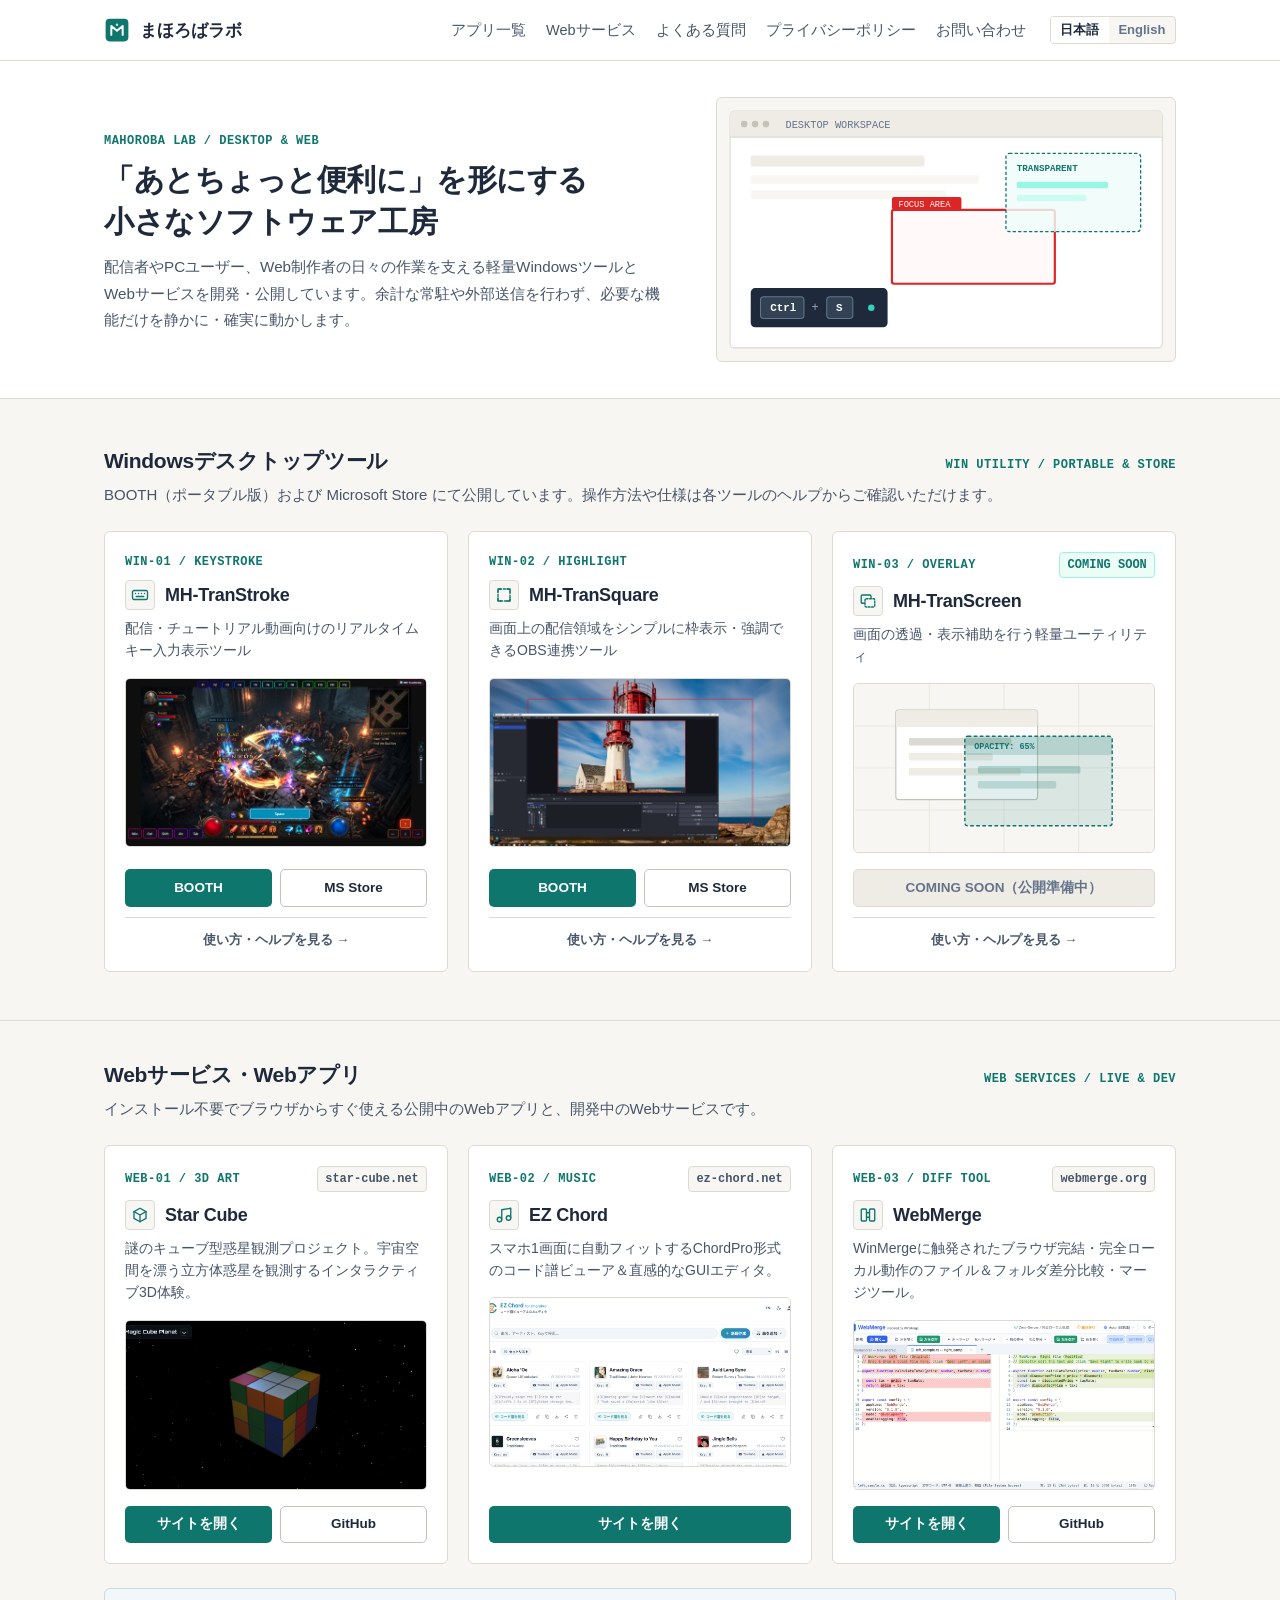
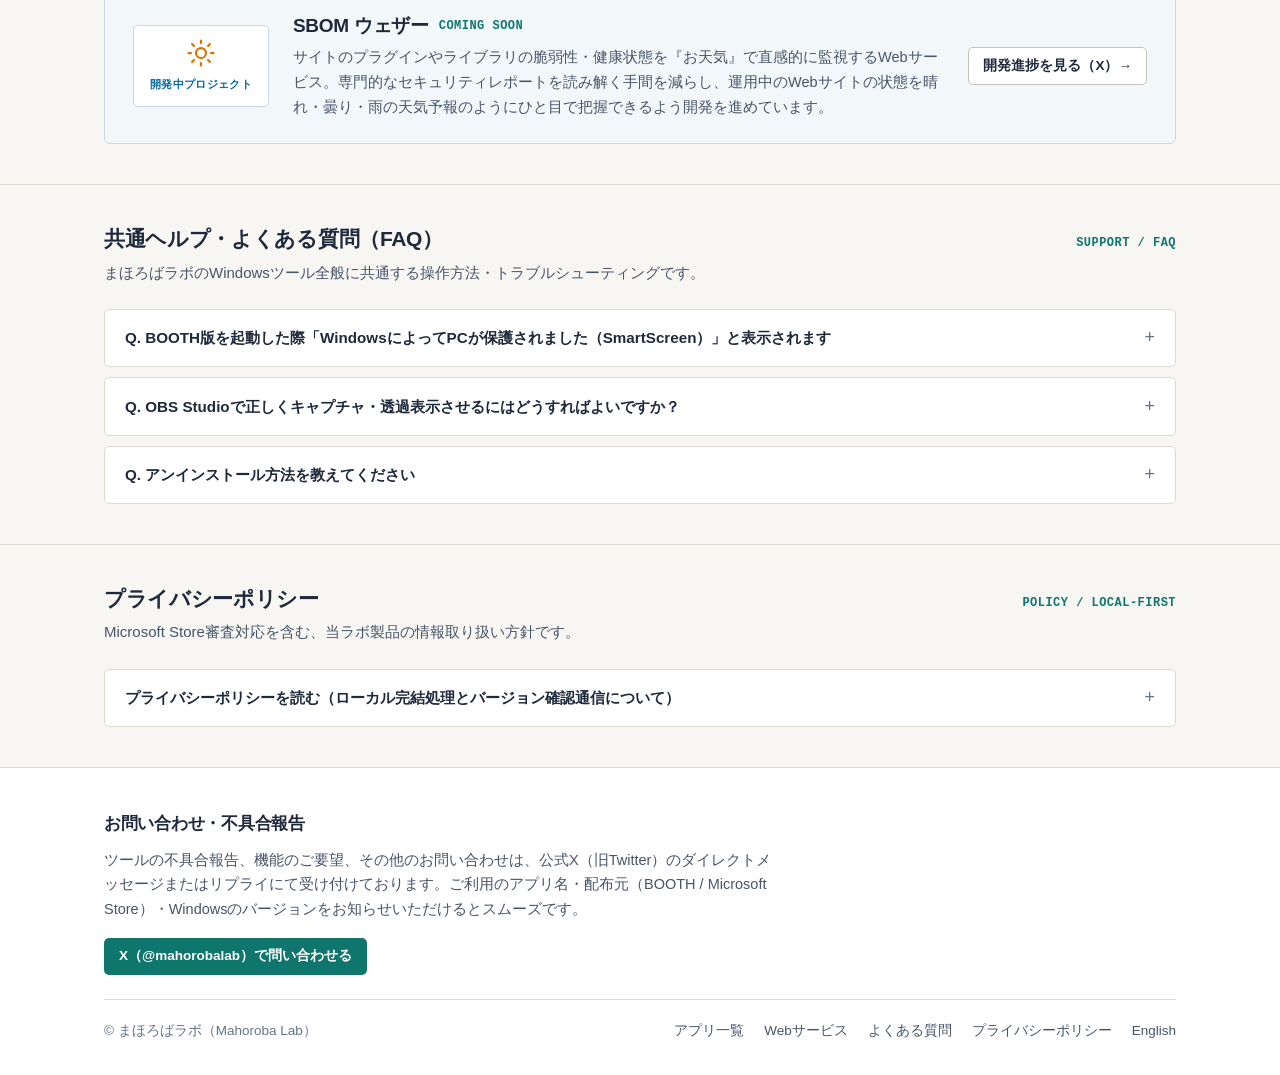
<file: index.html>
<!doctype html>
<html lang="ja">
  <head>
    <meta charset="UTF-8" />
    <meta name="viewport" content="width=device-width, initial-scale=1.0" />
    <title>まほろばラボ（Mahoroba Lab）| 公式ポータル・ヘルプ</title>
    <meta
      name="description"
      content="まほろばラボ（Mahoroba Lab）が提供するWindows向け軽量ユーティリティ群およびWebサービスの公式ポータル・共通ヘルプ・プライバシーポリシーです。"
    />
    <link rel="stylesheet" href="assets/css/style.css" />
  </head>
  <body>
    <header class="site-header">
      <div class="container header-inner">
        <a href="index.html" class="brand-link">
          <svg
            class="brand-mark-svg"
            viewBox="0 0 32 32"
            fill="none"
            aria-hidden="true"
          >
            <rect x="2" y="2" width="28" height="28" rx="5" fill="#0F766E" />
            <path
              d="M9 22V11L16 17L23 11V22"
              stroke="#FFFFFF"
              stroke-width="2.4"
              stroke-linecap="round"
              stroke-linejoin="round"
            />
            <circle cx="16" cy="9.5" r="1.5" fill="#99F6E4" />
          </svg>
          <span>まほろばラボ</span>
        </a>
        <div class="header-right">
          <nav class="site-nav" aria-label="メインナビゲーション">
            <a href="#apps">アプリ一覧</a>
            <a href="#web-services">Webサービス</a>
            <a href="#faq">よくある質問</a>
            <a href="#privacy">プライバシーポリシー</a>
            <a href="#contact">お問い合わせ</a>
          </nav>
          <div class="lang-switch" aria-label="言語切替">
            <span class="lang-active" aria-current="page">日本語</span>
            <a href="en/index.html" lang="en">English</a>
          </div>
        </div>
      </div>
    </header>

    <main>
      <!-- Compact 2-Column Intro -->
      <section class="intro-band">
        <div class="container">
          <div class="intro-grid">
            <div class="intro-copy">
              <span class="mono-label">MAHOROBA LAB / DESKTOP &amp; WEB</span>
              <h1 class="intro-title">
                「あとちょっと便利に」を形にする<br
                  class="hero-br"
                />小さなソフトウェア工房
              </h1>
              <p class="intro-lead">
                配信者やPCユーザー、Web制作者の日々の作業を支える軽量WindowsツールとWebサービスを開発・公開しています。余計な常駐や外部送信を行わず、必要な機能だけを静かに・確実に動かします。
              </p>
            </div>
            <div class="intro-mockup" aria-hidden="true">
              <svg
                viewBox="0 0 400 220"
                fill="none"
                xmlns="http://www.w3.org/2000/svg"
              >
                <!-- Desktop Frame -->
                <rect
                  x="1"
                  y="1"
                  width="398"
                  height="218"
                  rx="4"
                  fill="#FFFFFF"
                  stroke="#DCDAD3"
                />
                <rect
                  x="1"
                  y="1"
                  width="398"
                  height="24"
                  rx="4"
                  fill="#EFECE6"
                />
                <line x1="1" y1="25" x2="399" y2="25" stroke="#DCDAD3" />
                <circle cx="14" cy="13" r="3" fill="#C5C2B8" />
                <circle cx="24" cy="13" r="3" fill="#C5C2B8" />
                <circle cx="34" cy="13" r="3" fill="#C5C2B8" />
                <text
                  x="52"
                  y="16.5"
                  fill="#64748B"
                  font-family="Consolas, monospace"
                  font-size="9.5"
                >
                  DESKTOP WORKSPACE
                </text>

                <!-- Simulated App Content Lines -->
                <rect
                  x="20"
                  y="42"
                  width="160"
                  height="10"
                  rx="2"
                  fill="#EFECE6"
                />
                <rect
                  x="20"
                  y="60"
                  width="210"
                  height="8"
                  rx="2"
                  fill="#F7F6F2"
                />
                <rect
                  x="20"
                  y="74"
                  width="180"
                  height="8"
                  rx="2"
                  fill="#F7F6F2"
                />

                <!-- Red Highlight Frame (MH-TranSquare) -->
                <rect
                  x="150"
                  y="92"
                  width="150"
                  height="68"
                  rx="2"
                  fill="#FEF2F2"
                  fill-opacity="0.45"
                  stroke="#DC2626"
                  stroke-width="2"
                />
                <rect
                  x="150"
                  y="80"
                  width="64"
                  height="12"
                  rx="2"
                  fill="#DC2626"
                />
                <text
                  x="156"
                  y="89"
                  fill="#FFFFFF"
                  font-family="Consolas, monospace"
                  font-size="8"
                >
                  FOCUS AREA
                </text>

                <!-- Translucent Overlay Window (MH-TranScreen) -->
                <rect
                  x="255"
                  y="40"
                  width="124"
                  height="72"
                  rx="3"
                  fill="#F0FDFA"
                  fill-opacity="0.82"
                  stroke="#0F766E"
                  stroke-width="1.2"
                  stroke-dasharray="3 2"
                />
                <text
                  x="265"
                  y="56"
                  fill="#0F766E"
                  font-family="Consolas, monospace"
                  font-size="8.5"
                  font-weight="bold"
                >
                  TRANSPARENT
                </text>
                <rect
                  x="265"
                  y="66"
                  width="84"
                  height="6"
                  rx="1.5"
                  fill="#99F6E4"
                />
                <rect
                  x="265"
                  y="78"
                  width="64"
                  height="6"
                  rx="1.5"
                  fill="#CCFBF1"
                />

                <!-- Floating Keystroke Overlay (MH-TranStroke) -->
                <rect
                  x="20"
                  y="164"
                  width="126"
                  height="36"
                  rx="4"
                  fill="#1E293B"
                />
                <rect
                  x="29"
                  y="172"
                  width="40"
                  height="20"
                  rx="3"
                  fill="#334155"
                  stroke="#64748B"
                  stroke-width="1"
                />
                <text
                  x="38"
                  y="185.5"
                  fill="#FFFFFF"
                  font-family="Consolas, monospace"
                  font-size="10"
                  font-weight="bold"
                >
                  Ctrl
                </text>
                <text
                  x="76"
                  y="185.5"
                  fill="#94A3B8"
                  font-family="Consolas, monospace"
                  font-size="11"
                >
                  +
                </text>
                <rect
                  x="90"
                  y="172"
                  width="24"
                  height="20"
                  rx="3"
                  fill="#334155"
                  stroke="#64748B"
                  stroke-width="1"
                />
                <text
                  x="98.5"
                  y="185.5"
                  fill="#FFFFFF"
                  font-family="Consolas, monospace"
                  font-size="10"
                  font-weight="bold"
                >
                  S
                </text>
                <circle cx="131" cy="182" r="3" fill="#2DD4BF" />
              </svg>
            </div>
          </div>
        </div>
      </section>

      <!-- Windows Desktop Tools Catalog -->
      <section id="apps" class="section">
        <div class="container">
          <div class="section-header">
            <div class="section-header-row">
              <h2 class="section-title">Windowsデスクトップツール</h2>
              <span class="mono-label">WIN UTILITY / PORTABLE &amp; STORE</span>
            </div>
            <p class="section-desc">
              BOOTH（ポータブル版）および Microsoft Store
              にて公開しています。操作方法や仕様は各ツールのヘルプからご確認いただけます。
            </p>
          </div>

          <div class="apps-grid">
            <!-- MH-TranStroke -->
            <article class="card">
              <div class="app-card-header">
                <div class="app-meta-row">
                  <span class="mono-label">WIN-01 / KEYSTROKE</span>
                  <!-- <span class="app-price-tag">300円 / Windows 10・11</span> -->
                </div>
                <div class="app-title-row">
                  <span class="app-icon-box" aria-hidden="true">
                    <svg
                      viewBox="0 0 24 24"
                      fill="none"
                      stroke="currentColor"
                      stroke-width="1.8"
                      stroke-linecap="round"
                      stroke-linejoin="round"
                    >
                      <rect x="2" y="6" width="20" height="12" rx="2" />
                      <path
                        d="M6 10h.01M10 10h.01M14 10h.01M18 10h.01M7 14h10"
                      />
                    </svg>
                  </span>
                  <h3 class="app-name">MH-TranStroke</h3>
                </div>
                <p class="app-tagline">
                  配信・チュートリアル動画向けのリアルタイムキー入力表示ツール
                </p>
              </div>
              <div class="screenshot-frame">
                <img
                  src="assets/images/mhtranstrorke.png"
                  alt="MH-TranStroke スクリーンショット"
                  loading="lazy"
                />
              </div>
              <div class="card-actions">
                <div class="btn-pair">
                  <a
                    href="https://mahorobalab.booth.pm/items/9150270"
                    target="_blank"
                    rel="noopener noreferrer"
                    class="btn btn-primary"
                    >BOOTH</a
                  >
                  <a
                    href="https://apps.microsoft.com/detail/9N3MZCJGKTMC"
                    target="_blank"
                    rel="noopener noreferrer"
                    class="btn btn-secondary"
                    >MS Store</a
                  >
                </div>
                <a href="apps/mhtranstroke.html" class="card-help-link"
                  >使い方・ヘルプを見る →</a
                >
              </div>
            </article>

            <!-- MH-TranSquare -->
            <article class="card">
              <div class="app-card-header">
                <div class="app-meta-row">
                  <span class="mono-label">WIN-02 / HIGHLIGHT</span>
                  <!-- <span class="app-price-tag">300円 / Windows 10・11</span> -->
                </div>
                <div class="app-title-row">
                  <span class="app-icon-box" aria-hidden="true">
                    <svg
                      viewBox="0 0 24 24"
                      fill="none"
                      stroke="currentColor"
                      stroke-width="1.8"
                      stroke-linecap="round"
                      stroke-linejoin="round"
                    >
                      <rect
                        x="4"
                        y="4"
                        width="16"
                        height="16"
                        rx="1.5"
                        stroke-dasharray="3 2.5"
                      />
                      <path d="M4 8V4h4M16 4h4v4M4 16v4h4M16 20h4v-4" />
                    </svg>
                  </span>
                  <h3 class="app-name">MH-TranSquare</h3>
                </div>
                <p class="app-tagline">
                  画面上の配信領域をシンプルに枠表示・強調できるOBS連携ツール
                </p>
              </div>
              <div class="screenshot-frame">
                <img
                  src="assets/images/mhtransquare.png"
                  alt="MH-TranSquare スクリーンショット"
                  loading="lazy"
                />
              </div>
              <div class="card-actions">
                <div class="btn-pair">
                  <a
                    href="https://mahorobalab.booth.pm/items/9150259"
                    target="_blank"
                    rel="noopener noreferrer"
                    class="btn btn-primary"
                    >BOOTH</a
                  >
                  <a
                    href="https://apps.microsoft.com/detail/9MWCC31HVM4F"
                    target="_blank"
                    rel="noopener noreferrer"
                    class="btn btn-secondary"
                    >MS Store</a
                  >
                </div>
                <a href="apps/mhtransquare.html" class="card-help-link"
                  >使い方・ヘルプを見る →</a
                >
              </div>
            </article>

            <!-- MH-TranScreen -->
            <article class="card">
              <div class="app-card-header">
                <div class="app-meta-row">
                  <span class="mono-label">WIN-03 / OVERLAY</span>
                  <span class="app-price-tag is-soon">COMING SOON</span>
                </div>
                <div class="app-title-row">
                  <span class="app-icon-box" aria-hidden="true">
                    <svg
                      viewBox="0 0 24 24"
                      fill="none"
                      stroke="currentColor"
                      stroke-width="1.8"
                      stroke-linecap="round"
                      stroke-linejoin="round"
                    >
                      <rect x="3" y="4" width="13" height="11" rx="1.5" />
                      <rect
                        x="8"
                        y="9"
                        width="13"
                        height="11"
                        rx="1.5"
                        fill="#F7F6F2"
                        stroke-dasharray="2.5 2"
                      />
                    </svg>
                  </span>
                  <h3 class="app-name">MH-TranScreen</h3>
                </div>
                <p class="app-tagline">
                  画面の透過・表示補助を行う軽量ユーティリティ
                </p>
              </div>
              <div
                class="screenshot-frame"
                aria-label="MH-TranScreen UIイメージ"
              >
                <svg
                  viewBox="0 0 320 180"
                  fill="none"
                  xmlns="http://www.w3.org/2000/svg"
                >
                  <rect width="320" height="180" fill="#F7F6F2" />
                  <path
                    d="M0 45H320M0 90H320M0 135H320M80 0V180M160 0V180M240 0V180"
                    stroke="#EAE7DF"
                    stroke-width="1"
                  />
                  <!-- Base window -->
                  <rect
                    x="44"
                    y="28"
                    width="152"
                    height="96"
                    rx="3"
                    fill="#FFFFFF"
                    stroke="#C5C2B8"
                    stroke-width="1.2"
                  />
                  <rect
                    x="44"
                    y="28"
                    width="152"
                    height="18"
                    rx="3"
                    fill="#EFECE6"
                  />
                  <rect
                    x="58"
                    y="58"
                    width="110"
                    height="8"
                    rx="2"
                    fill="#DCDAD3"
                  />
                  <rect
                    x="58"
                    y="74"
                    width="90"
                    height="8"
                    rx="2"
                    fill="#EFECE6"
                  />
                  <rect
                    x="58"
                    y="90"
                    width="120"
                    height="8"
                    rx="2"
                    fill="#EFECE6"
                  />
                  <!-- Semi-transparent overlay window -->
                  <rect
                    x="118"
                    y="56"
                    width="158"
                    height="96"
                    rx="3"
                    fill="#0F766E"
                    fill-opacity="0.12"
                    stroke="#0F766E"
                    stroke-width="1.5"
                    stroke-dasharray="4 2.5"
                  />
                  <rect
                    x="118"
                    y="56"
                    width="158"
                    height="20"
                    rx="3"
                    fill="#0F766E"
                    fill-opacity="0.18"
                  />
                  <text
                    x="128"
                    y="69.5"
                    fill="#0F766E"
                    font-family="Consolas, monospace"
                    font-size="9"
                    font-weight="bold"
                  >
                    OPACITY: 65%
                  </text>
                  <rect
                    x="132"
                    y="88"
                    width="110"
                    height="8"
                    rx="2"
                    fill="#0F766E"
                    fill-opacity="0.25"
                  />
                  <rect
                    x="132"
                    y="104"
                    width="84"
                    height="8"
                    rx="2"
                    fill="#0F766E"
                    fill-opacity="0.2"
                  />
                </svg>
              </div>
              <div class="card-actions">
                <span class="btn btn-disabled" aria-disabled="true"
                  >COMING SOON（公開準備中）</span
                >
                <a href="apps/mhtranscreen.html" class="card-help-link"
                  >使い方・ヘルプを見る →</a
                >
              </div>
            </article>
          </div>
        </div>
      </section>

      <!-- Web Services & Apps -->
      <section
        id="web-services"
        class="section section-compact section-divider"
      >
        <div class="container">
          <div class="section-header">
            <div class="section-header-row">
              <h2 class="section-title">Webサービス・Webアプリ</h2>
              <span class="mono-label">WEB SERVICES / LIVE &amp; DEV</span>
            </div>
            <p class="section-desc">
              インストール不要でブラウザからすぐ使える公開中のWebアプリと、開発中のWebサービスです。
            </p>
          </div>

          <div class="apps-grid">
            <!-- Star Cube -->
            <article class="card">
              <div class="app-card-header">
                <div class="app-meta-row">
                  <span class="mono-label">WEB-01 / 3D ART</span>
                  <span class="app-price-tag">star-cube.net</span>
                </div>
                <div class="app-title-row">
                  <span class="app-icon-box" aria-hidden="true">
                    <svg
                      viewBox="0 0 24 24"
                      fill="none"
                      stroke="currentColor"
                      stroke-width="1.8"
                      stroke-linecap="round"
                      stroke-linejoin="round"
                    >
                      <path d="M12 3l8 4.5v9L12 21l-8-4.5v-9L12 3z" />
                      <path d="M12 12l8-4.5M12 12v9M12 12L4 7.5" />
                    </svg>
                  </span>
                  <h3 class="app-name">Star Cube</h3>
                </div>
                <p class="app-tagline">
                  謎のキューブ型惑星観測プロジェクト。宇宙空間を漂う立方体惑星を観測するインタラクティブ3D体験。
                </p>
              </div>
              <div class="screenshot-frame">
                <img
                  src="assets/images/star-cube_ogp.png"
                  alt="Star Cube スクリーンショット"
                  loading="lazy"
                />
              </div>
              <div class="card-actions">
                <div class="btn-pair">
                  <a
                    href="https://star-cube.net/"
                    target="_blank"
                    rel="noopener noreferrer"
                    class="btn btn-primary"
                    >サイトを開く</a
                  >
                  <a
                    href="https://github.com/bjcrobot/star-cube"
                    target="_blank"
                    rel="noopener noreferrer"
                    class="btn btn-secondary"
                    >GitHub</a
                  >
                </div>
              </div>
            </article>

            <!-- EZ Chord -->
            <article class="card">
              <div class="app-card-header">
                <div class="app-meta-row">
                  <span class="mono-label">WEB-02 / MUSIC</span>
                  <span class="app-price-tag">ez-chord.net</span>
                </div>
                <div class="app-title-row">
                  <span class="app-icon-box" aria-hidden="true">
                    <svg
                      viewBox="0 0 24 24"
                      fill="none"
                      stroke="currentColor"
                      stroke-width="1.8"
                      stroke-linecap="round"
                      stroke-linejoin="round"
                    >
                      <path d="M9 18V5l12-2v13" />
                      <circle cx="6" cy="18" r="3" />
                      <circle cx="18" cy="16" r="3" />
                    </svg>
                  </span>
                  <h3 class="app-name">EZ Chord</h3>
                </div>
                <p class="app-tagline">
                  スマホ1画面に自動フィットするChordPro形式のコード譜ビューア＆直感的なGUIエディタ。
                </p>
              </div>
              <div class="screenshot-frame">
                <img
                  src="assets/images/ez-chord_ogp.png"
                  alt="EZ Chord スクリーンショット"
                  loading="lazy"
                />
              </div>
              <div class="card-actions">
                <a
                  href="https://ez-chord.net/"
                  target="_blank"
                  rel="noopener noreferrer"
                  class="btn btn-primary"
                  >サイトを開く</a
                >
              </div>
            </article>

            <!-- WebMerge -->
            <article class="card">
              <div class="app-card-header">
                <div class="app-meta-row">
                  <span class="mono-label">WEB-03 / DIFF TOOL</span>
                  <span class="app-price-tag">webmerge.org</span>
                </div>
                <div class="app-title-row">
                  <span class="app-icon-box" aria-hidden="true">
                    <svg
                      viewBox="0 0 24 24"
                      fill="none"
                      stroke="currentColor"
                      stroke-width="1.8"
                      stroke-linecap="round"
                      stroke-linejoin="round"
                    >
                      <rect x="3" y="4" width="7" height="16" rx="1.5" />
                      <rect x="14" y="4" width="7" height="16" rx="1.5" />
                      <path d="M10 9h4M10 15h4" />
                    </svg>
                  </span>
                  <h3 class="app-name">WebMerge</h3>
                </div>
                <p class="app-tagline">
                  WinMergeに触発されたブラウザ完結・完全ローカル動作のファイル＆フォルダ差分比較・マージツール。
                </p>
              </div>
              <div class="screenshot-frame">
                <img
                  src="assets/images/webmerge_ogp.png"
                  alt="WebMerge スクリーンショット"
                  loading="lazy"
                />
              </div>
              <div class="card-actions">
                <div class="btn-pair">
                  <a
                    href="https://webmerge.org/"
                    target="_blank"
                    rel="noopener noreferrer"
                    class="btn btn-primary"
                    >サイトを開く</a
                  >
                  <a
                    href="https://github.com/mahorobalab/web-merge"
                    target="_blank"
                    rel="noopener noreferrer"
                    class="btn btn-secondary"
                    >GitHub</a
                  >
                </div>
              </div>
            </article>
          </div>

          <article class="weather-banner">
            <div class="weather-badge-col">
              <svg
                viewBox="0 0 24 24"
                fill="none"
                stroke="#D97706"
                stroke-width="1.8"
                stroke-linecap="round"
                aria-hidden="true"
              >
                <circle cx="12" cy="12" r="4" />
                <path
                  d="M12 2v2M12 20v2M4.93 4.93l1.41 1.41M17.66 17.66l1.41 1.41M2 12h2M20 12h2M4.93 19.07l1.41-1.41M17.66 6.34l1.41-1.41"
                />
              </svg>
              <span class="weather-dev-label">開発中プロジェクト</span>
            </div>

            <div class="weather-content-col">
              <div class="service-title-row">
                <h3 class="service-title">SBOM ウェザー</h3>
                <span class="mono-label">COMING SOON</span>
              </div>
              <p class="service-desc">
                サイトのプラグインやライブラリの脆弱性・健康状態を『お天気』で直感的に監視するWebサービス。専門的なセキュリティレポートを読み解く手間を減らし、運用中のWebサイトの状態を晴れ・曇り・雨の天気予報のようにひと目で把握できるよう開発を進めています。
              </p>
            </div>

            <div class="weather-action-col">
              <a
                href="https://x.com/mahorobalab"
                target="_blank"
                rel="noopener noreferrer"
                class="btn btn-secondary"
              >
                開発進捗を見る（X）→
              </a>
            </div>
          </article>
        </div>
      </section>

      <!-- Common Help & FAQ -->
      <section id="faq" class="section section-compact section-divider">
        <div class="container">
          <div class="section-header">
            <div class="section-header-row">
              <h2 class="section-title">共通ヘルプ・よくある質問（FAQ）</h2>
              <span class="mono-label">SUPPORT / FAQ</span>
            </div>
            <p class="section-desc">
              まほろばラボのWindowsツール全般に共通する操作方法・トラブルシューティングです。
            </p>
          </div>

          <div class="accordion-list">
            <details class="accordion-item">
              <summary class="accordion-summary">
                Q.
                BOOTH版を起動した際「WindowsによってPCが保護されました（SmartScreen）」と表示されます
              </summary>
              <div class="accordion-body">
                <p>
                  BOOTHで配布しているポータブル版は個人開発による実行ファイルであるため、ダウンロード直後や利用者が少ない段階でMicrosoft
                  Defender SmartScreenの警告画面が表示される場合があります。
                </p>
                <p>
                  公式配布ページ（BOOTH）から直接ダウンロードしたファイルであることをご確認のうえ、以下の手順で起動してください。
                </p>
                <ol>
                  <li>
                    警告画面内の「<strong>詳細情報</strong>」をクリックします。
                  </li>
                  <li>
                    画面下部に表示される「<strong>実行</strong>」ボタンをクリックします。
                  </li>
                </ol>
                <p>
                  ※一度実行を許可すると、次回以降は警告なしで起動できます。なお、Microsoft
                  Store版ではStore側の審査・署名を経由して配布されるため、この警告は表示されません。
                </p>
              </div>
            </details>

            <details class="accordion-item">
              <summary class="accordion-summary">
                Q. OBS
                Studioで正しくキャプチャ・透過表示させるにはどうすればよいですか？
              </summary>
              <div class="accordion-body">
                <p>
                  各ツールをOBS
                  Studio上で背景透過のまま重ねて表示したい場合は、「ウィンドウキャプチャ」または「ゲームキャプチャ」の設定をご確認ください。
                </p>
                <ol>
                  <li>
                    OBSの「ソース」から「<strong>ウィンドウキャプチャ</strong>」を追加し、対象のアプリウィンドウを選択します。
                  </li>
                  <li>
                    キャプチャ方法が表示されない・透過されない場合は、プロパティの「キャプチャ方法」を「<strong
                      >Windows 10 (1903以降)</strong
                    >」に変更してみてください。
                  </li>
                  <li>
                    透過背景に対応したツールで「透過を許可」オプションが利用できる場合は有効にします。ゲームキャプチャを使用する場合は、プロパティ内の「<strong>透過を許可</strong>」にチェックを入れてください。
                  </li>
                </ol>
                <p>
                  各アプリ固有の推奨設定については、各アプリの「使い方・ヘルプを見る」ページもあわせてご参照ください。
                </p>
              </div>
            </details>

            <details class="accordion-item">
              <summary class="accordion-summary">
                Q. アンインストール方法を教えてください
              </summary>
              <div class="accordion-body">
                <p>ご利用の配布形態によって手順が異なります。</p>
                <ul>
                  <li>
                    <strong>BOOTH版（ポータブル版）：</strong
                    >インストーラーを使用していないため、レジストリ等への登録は行われません。アプリを終了した状態で、展開したフォルダごと削除するだけでアンインストールは完了します。
                  </li>
                  <li>
                    <strong>Microsoft Store版：</strong
                    >Windowsの「設定」＞「アプリ」＞「インストールされているアプリ」から該当アプリを選び、「アンインストール」をクリックしてください。
                  </li>
                </ul>
              </div>
            </details>
          </div>
        </div>
      </section>

      <!-- Privacy Policy (Compact Accordion) -->
      <section id="privacy" class="section section-compact section-divider">
        <div class="container">
          <div class="section-header">
            <div class="section-header-row">
              <h2 class="section-title">プライバシーポリシー</h2>
              <span class="mono-label">POLICY / LOCAL-FIRST</span>
            </div>
            <p class="section-desc">
              Microsoft Store審査対応を含む、当ラボ製品の情報取り扱い方針です。
            </p>
          </div>

          <div class="accordion-list">
            <details id="privacy-details" class="accordion-item">
              <summary class="accordion-summary">
                プライバシーポリシーを読む（ローカル完結処理とバージョン確認通信について）
              </summary>
              <div class="accordion-body">
                <div class="policy-article">
                  <h3>1. ユーザーデータのローカル処理と非収集</h3>
                  <p>
                    当ラボが提供する各アプリケーションにおいて、ユーザーが入力したキー情報、画面上の表示領域やキャプチャ情報、設定内容などのデータは、<strong>すべてご利用のローカル端末内のみで処理</strong>されます。これらの情報が外部サーバーへ送信・保存・収集されることは一切ありません。
                  </p>
                </div>

                <div class="policy-article">
                  <h3>2. バージョン確認のための通信</h3>
                  <p>
                    アプリの最新バージョンを確認し、更新の有無をお知らせする目的で、GitHub上に配置された公開JSONファイルへの読み取り専用通信（HTTPS
                    GETリクエスト）を行う場合があります。この通信において、個人を特定できる情報や端末内のユーザーデータが送信されることはありません。
                  </p>
                </div>

                <div class="policy-article">
                  <h3>3. 第三者への提供</h3>
                  <p>
                    当ラボのアプリケーションはユーザーデータを収集しないため、個人情報を第三者へ提供・共有することはありません。
                  </p>
                </div>

                <div class="policy-article">
                  <h3>4. お問い合わせおよび改定</h3>
                  <p>
                    本プライバシーポリシーに関するお問い合わせは、公式Xアカウント（@mahorobalab）までご連絡ください。また、法令やアプリ仕様の変更に伴い、本ポリシーを予告なく改定する場合があります。
                  </p>
                </div>

                <p class="policy-meta">UPDATED: 2026-11 / MAHOROBA LAB</p>
              </div>
            </details>
          </div>
        </div>
      </section>
    </main>

    <!-- Footer & Contact -->
    <footer id="contact" class="site-footer">
      <div class="container">
        <div class="footer-contact">
          <h2 class="footer-title">お問い合わせ・不具合報告</h2>
          <p class="footer-desc">
            ツールの不具合報告、機能のご要望、その他のお問い合わせは、公式X（旧Twitter）のダイレクトメッセージまたはリプライにて受け付けております。ご利用のアプリ名・配布元（BOOTH
            / Microsoft
            Store）・Windowsのバージョンをお知らせいただけるとスムーズです。
          </p>
          <div class="footer-actions">
            <a
              href="https://x.com/mahorobalab"
              target="_blank"
              rel="noopener noreferrer"
              class="btn btn-primary"
            >
              X（@mahorobalab）で問い合わせる
            </a>
          </div>
        </div>

        <div class="footer-bottom">
          <p>© まほろばラボ（Mahoroba Lab）</p>
          <div class="footer-links">
            <a href="#apps">アプリ一覧</a>
            <a href="#web-services">Webサービス</a>
            <a href="#faq">よくある質問</a>
            <a href="#privacy">プライバシーポリシー</a>
            <a href="en/index.html" lang="en">English</a>
          </div>
        </div>
      </div>
    </footer>

    <script>
      (function () {
        function openPrivacyIfTargeted() {
          if (window.location.hash === "#privacy") {
            var el = document.getElementById("privacy-details");
            if (el) el.open = true;
          }
        }
        openPrivacyIfTargeted();
        window.addEventListener("hashchange", openPrivacyIfTargeted);
      })();
    </script>
  </body>
</html>
</file>
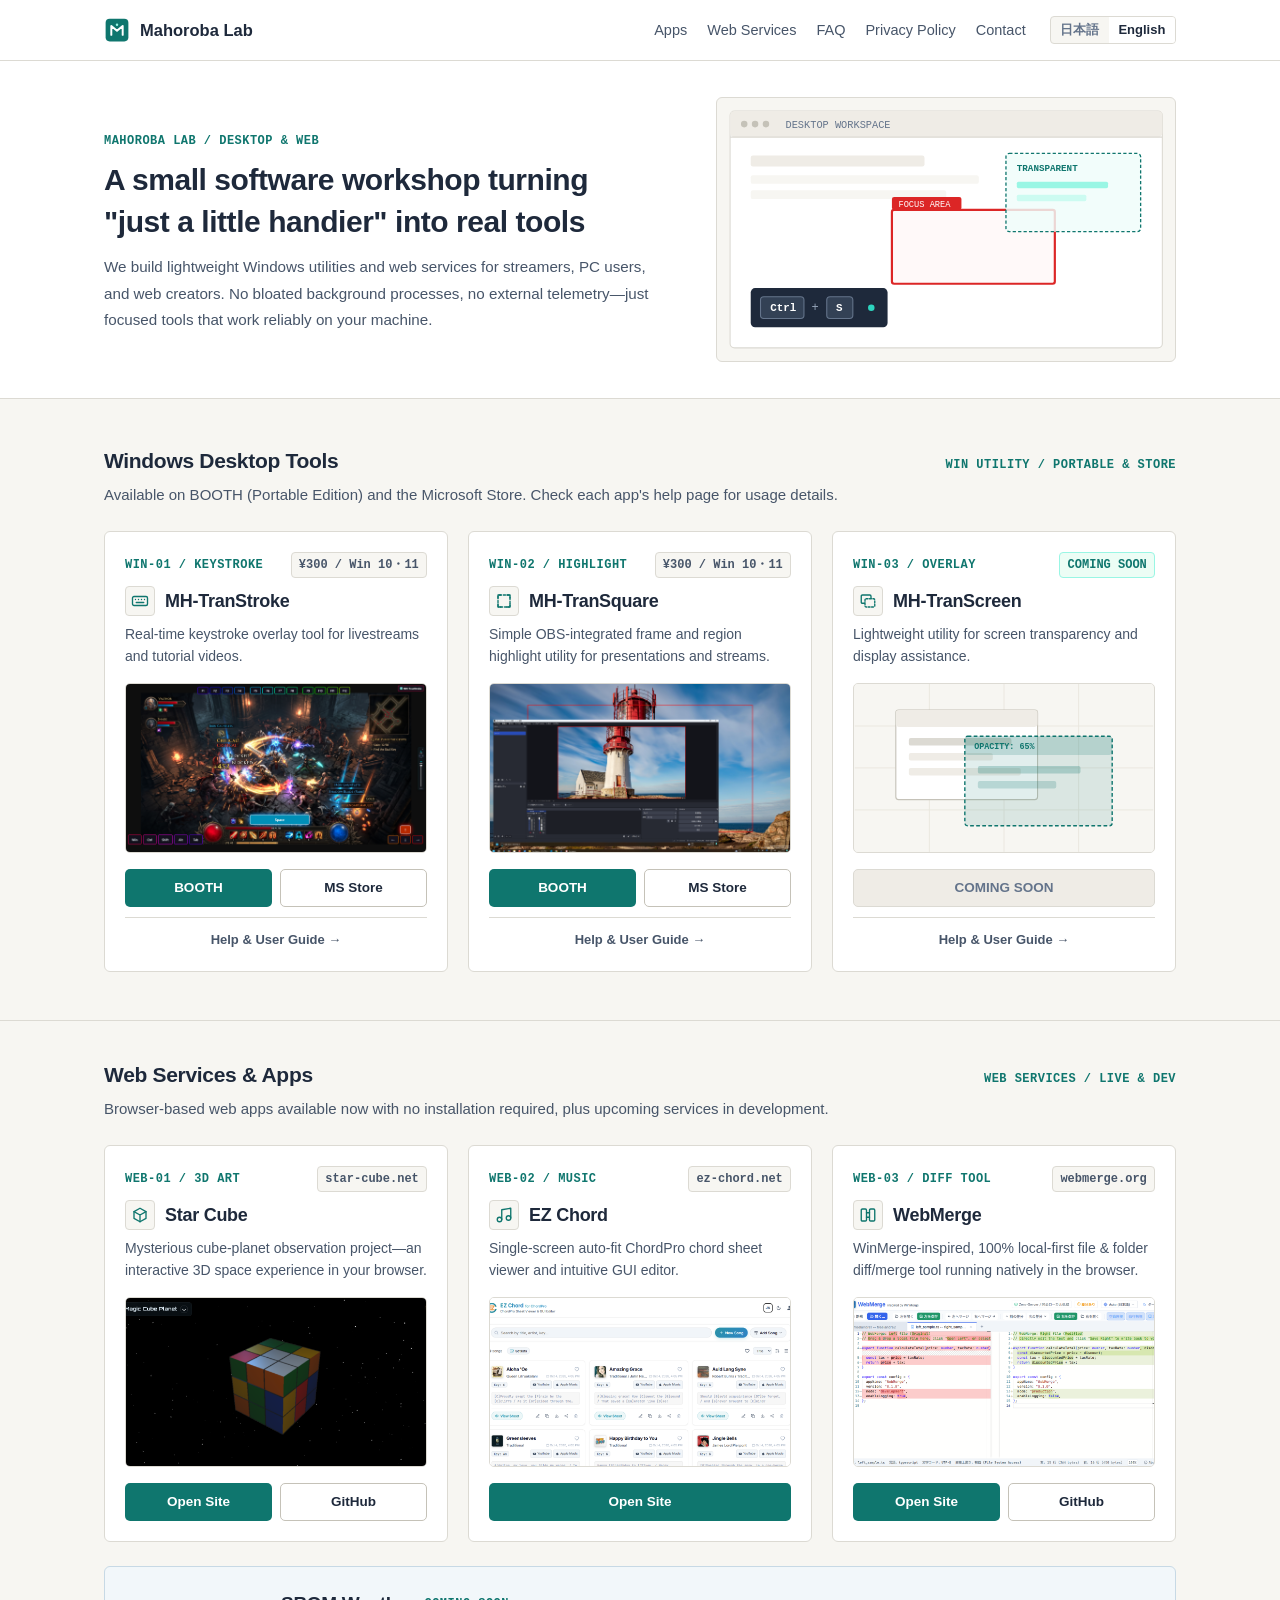
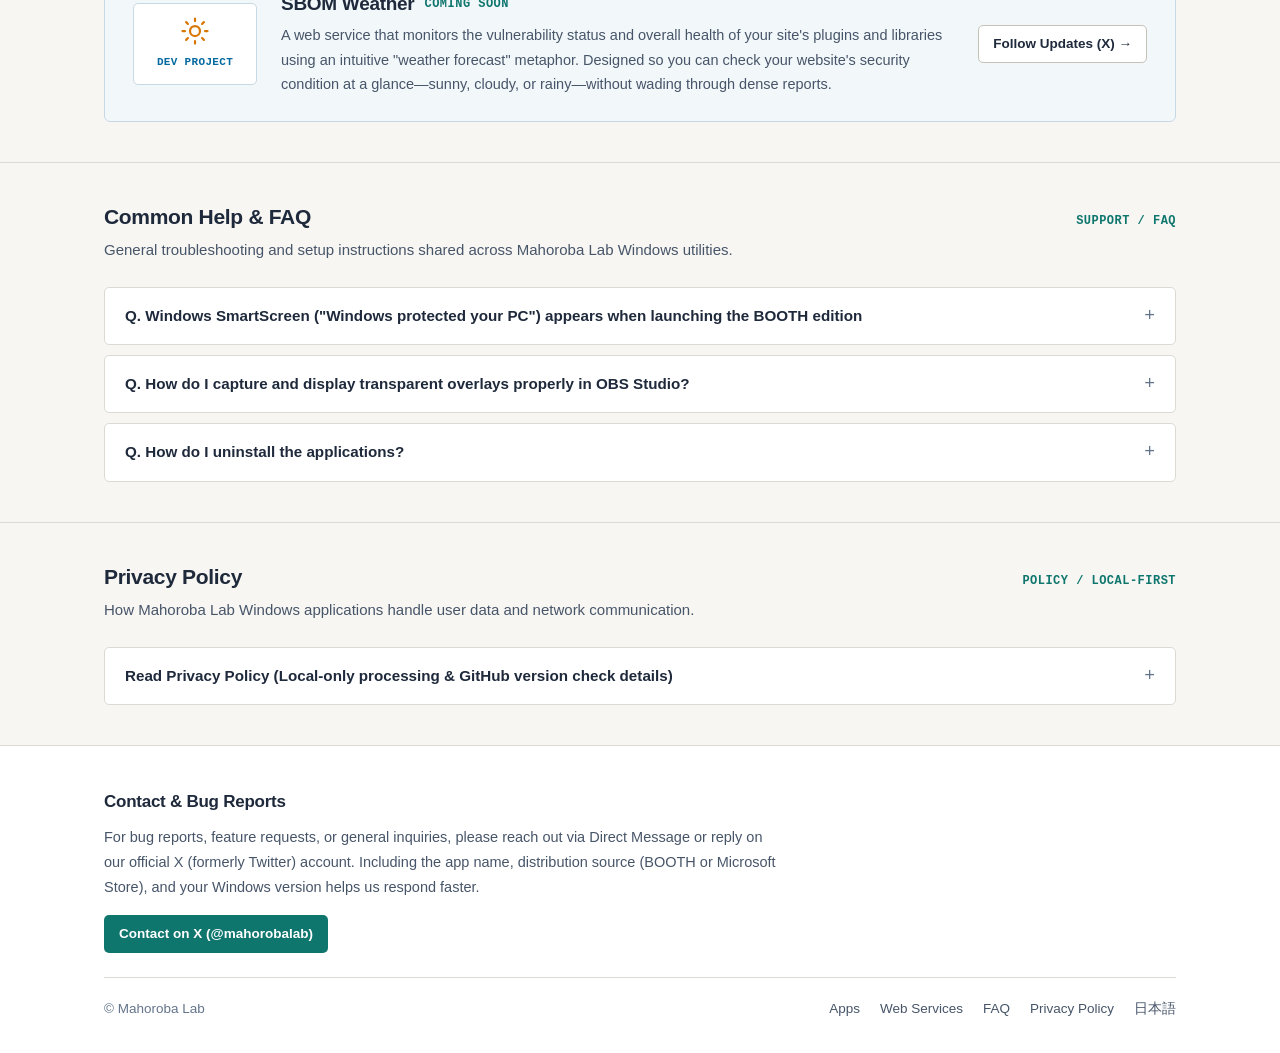
<file: en/index.html>
<!DOCTYPE html>
<html lang="en">
<head>
  <meta charset="UTF-8">
  <meta name="viewport" content="width=device-width, initial-scale=1.0">
  <title>Mahoroba Lab | Official Portal &amp; Help</title>
  <meta name="description" content="Official portal, common help, and privacy policy for Windows utilities and web services developed by Mahoroba Lab.">
  <link rel="stylesheet" href="../assets/css/style.css">
</head>
<body>
  <header class="site-header">
    <div class="container header-inner">
      <a href="index.html" class="brand-link">
        <svg class="brand-mark-svg" viewBox="0 0 32 32" fill="none" aria-hidden="true">
          <rect x="2" y="2" width="28" height="28" rx="5" fill="#0F766E"/>
          <path d="M9 22V11L16 17L23 11V22" stroke="#FFFFFF" stroke-width="2.4" stroke-linecap="round" stroke-linejoin="round"/>
          <circle cx="16" cy="9.5" r="1.5" fill="#99F6E4"/>
        </svg>
        <span>Mahoroba Lab</span>
      </a>
      <div class="header-right">
        <nav class="site-nav" aria-label="Main navigation">
          <a href="#apps">Apps</a>
          <a href="#web-services">Web Services</a>
          <a href="#faq">FAQ</a>
          <a href="#privacy">Privacy Policy</a>
          <a href="#contact">Contact</a>
        </nav>
        <div class="lang-switch" aria-label="Language switcher">
          <a href="../index.html" lang="ja">日本語</a>
          <span class="lang-active" aria-current="page">English</span>
        </div>
      </div>
    </div>
  </header>

  <main>
    <!-- Compact 2-Column Intro -->
    <section class="intro-band">
      <div class="container">
        <div class="intro-grid">
          <div class="intro-copy">
            <span class="mono-label">MAHOROBA LAB / DESKTOP &amp; WEB</span>
            <h1 class="intro-title">A small software workshop turning <span class="ib">"just a little handier"</span> into real tools</h1>
            <p class="intro-lead">
              We build lightweight Windows utilities and web services for streamers, PC users, and web creators. No bloated background processes, no external telemetry—just focused tools that work reliably on your machine.
            </p>
          </div>
          <div class="intro-mockup" aria-hidden="true">
            <svg viewBox="0 0 400 220" fill="none" xmlns="http://www.w3.org/2000/svg">
              <rect x="1" y="1" width="398" height="218" rx="4" fill="#FFFFFF" stroke="#DCDAD3"/>
              <rect x="1" y="1" width="398" height="24" rx="4" fill="#EFECE6"/>
              <line x1="1" y1="25" x2="399" y2="25" stroke="#DCDAD3"/>
              <circle cx="14" cy="13" r="3" fill="#C5C2B8"/>
              <circle cx="24" cy="13" r="3" fill="#C5C2B8"/>
              <circle cx="34" cy="13" r="3" fill="#C5C2B8"/>
              <text x="52" y="16.5" fill="#64748B" font-family="Consolas, monospace" font-size="9.5">DESKTOP WORKSPACE</text>

              <rect x="20" y="42" width="160" height="10" rx="2" fill="#EFECE6"/>
              <rect x="20" y="60" width="210" height="8" rx="2" fill="#F7F6F2"/>
              <rect x="20" y="74" width="180" height="8" rx="2" fill="#F7F6F2"/>

              <rect x="150" y="92" width="150" height="68" rx="2" fill="#FEF2F2" fill-opacity="0.45" stroke="#DC2626" stroke-width="2"/>
              <rect x="150" y="80" width="64" height="12" rx="2" fill="#DC2626"/>
              <text x="156" y="89" fill="#FFFFFF" font-family="Consolas, monospace" font-size="8">FOCUS AREA</text>

              <rect x="255" y="40" width="124" height="72" rx="3" fill="#F0FDFA" fill-opacity="0.82" stroke="#0F766E" stroke-width="1.2" stroke-dasharray="3 2"/>
              <text x="265" y="56" fill="#0F766E" font-family="Consolas, monospace" font-size="8.5" font-weight="bold">TRANSPARENT</text>
              <rect x="265" y="66" width="84" height="6" rx="1.5" fill="#99F6E4"/>
              <rect x="265" y="78" width="64" height="6" rx="1.5" fill="#CCFBF1"/>

              <rect x="20" y="164" width="126" height="36" rx="4" fill="#1E293B"/>
              <rect x="29" y="172" width="40" height="20" rx="3" fill="#334155" stroke="#64748B" stroke-width="1"/>
              <text x="38" y="185.5" fill="#FFFFFF" font-family="Consolas, monospace" font-size="10" font-weight="bold">Ctrl</text>
              <text x="76" y="185.5" fill="#94A3B8" font-family="Consolas, monospace" font-size="11">+</text>
              <rect x="90" y="172" width="24" height="20" rx="3" fill="#334155" stroke="#64748B" stroke-width="1"/>
              <text x="98.5" y="185.5" fill="#FFFFFF" font-family="Consolas, monospace" font-size="10" font-weight="bold">S</text>
              <circle cx="131" cy="182" r="3" fill="#2DD4BF"/>
            </svg>
          </div>
        </div>
      </div>
    </section>

    <!-- Windows Desktop Tools Catalog -->
    <section id="apps" class="section">
      <div class="container">
        <div class="section-header">
          <div class="section-header-row">
            <h2 class="section-title">Windows Desktop Tools</h2>
            <span class="mono-label">WIN UTILITY / PORTABLE &amp; STORE</span>
          </div>
          <p class="section-desc">Available on BOOTH (Portable Edition) and the Microsoft Store. Check each app's help page for usage details.</p>
        </div>

        <div class="apps-grid">
          <!-- MH-TranStroke -->
          <article class="card">
            <div class="app-card-header">
              <div class="app-meta-row">
                <span class="mono-label">WIN-01 / KEYSTROKE</span>
                <span class="app-price-tag">¥300 / Win 10・11</span>
              </div>
              <div class="app-title-row">
                <span class="app-icon-box" aria-hidden="true">
                  <svg viewBox="0 0 24 24" fill="none" stroke="currentColor" stroke-width="1.8" stroke-linecap="round" stroke-linejoin="round">
                    <rect x="2" y="6" width="20" height="12" rx="2"/>
                    <path d="M6 10h.01M10 10h.01M14 10h.01M18 10h.01M7 14h10"/>
                  </svg>
                </span>
                <h3 class="app-name">MH-TranStroke</h3>
              </div>
              <p class="app-tagline">Real-time keystroke overlay tool for livestreams and tutorial videos.</p>
            </div>
            <div class="screenshot-frame">
              <img src="../assets/images/mhtranstrorke.png" alt="MH-TranStroke screenshot" loading="lazy">
            </div>
            <div class="card-actions">
              <div class="btn-pair">
                <a href="https://mahorobalab.booth.pm/items/9150270" target="_blank" rel="noopener noreferrer" class="btn btn-primary">BOOTH</a>
                <a href="https://apps.microsoft.com/detail/9N3MZCJGKTMC" target="_blank" rel="noopener noreferrer" class="btn btn-secondary">MS Store</a>
              </div>
              <a href="apps/mhtranstroke.html" class="card-help-link">Help &amp; User Guide →</a>
            </div>
          </article>

          <!-- MH-TranSquare -->
          <article class="card">
            <div class="app-card-header">
              <div class="app-meta-row">
                <span class="mono-label">WIN-02 / HIGHLIGHT</span>
                <span class="app-price-tag">¥300 / Win 10・11</span>
              </div>
              <div class="app-title-row">
                <span class="app-icon-box" aria-hidden="true">
                  <svg viewBox="0 0 24 24" fill="none" stroke="currentColor" stroke-width="1.8" stroke-linecap="round" stroke-linejoin="round">
                    <rect x="4" y="4" width="16" height="16" rx="1.5" stroke-dasharray="3 2.5"/>
                    <path d="M4 8V4h4M16 4h4v4M4 16v4h4M16 20h4v-4"/>
                  </svg>
                </span>
                <h3 class="app-name">MH-TranSquare</h3>
              </div>
              <p class="app-tagline">Simple OBS-integrated frame and region highlight utility for presentations and streams.</p>
            </div>
            <div class="screenshot-frame">
              <img src="../assets/images/mhtransquare.png" alt="MH-TranSquare screenshot" loading="lazy">
            </div>
            <div class="card-actions">
              <div class="btn-pair">
                <a href="https://mahorobalab.booth.pm/items/9150259" target="_blank" rel="noopener noreferrer" class="btn btn-primary">BOOTH</a>
                <a href="https://apps.microsoft.com/detail/9MWCC31HVM4F" target="_blank" rel="noopener noreferrer" class="btn btn-secondary">MS Store</a>
              </div>
              <a href="apps/mhtransquare.html" class="card-help-link">Help &amp; User Guide →</a>
            </div>
          </article>

          <!-- MH-TranScreen -->
          <article class="card">
            <div class="app-card-header">
              <div class="app-meta-row">
                <span class="mono-label">WIN-03 / OVERLAY</span>
                <span class="app-price-tag is-soon">COMING SOON</span>
              </div>
              <div class="app-title-row">
                <span class="app-icon-box" aria-hidden="true">
                  <svg viewBox="0 0 24 24" fill="none" stroke="currentColor" stroke-width="1.8" stroke-linecap="round" stroke-linejoin="round">
                    <rect x="3" y="4" width="13" height="11" rx="1.5"/>
                    <rect x="8" y="9" width="13" height="11" rx="1.5" fill="#F7F6F2" stroke-dasharray="2.5 2"/>
                  </svg>
                </span>
                <h3 class="app-name">MH-TranScreen</h3>
              </div>
              <p class="app-tagline">Lightweight utility for screen transparency and display assistance.</p>
            </div>
            <div class="screenshot-frame" aria-label="MH-TranScreen UI preview">
              <svg viewBox="0 0 320 180" fill="none" xmlns="http://www.w3.org/2000/svg">
                <rect width="320" height="180" fill="#F7F6F2"/>
                <path d="M0 45H320M0 90H320M0 135H320M80 0V180M160 0V180M240 0V180" stroke="#EAE7DF" stroke-width="1"/>
                <rect x="44" y="28" width="152" height="96" rx="3" fill="#FFFFFF" stroke="#C5C2B8" stroke-width="1.2"/>
                <rect x="44" y="28" width="152" height="18" rx="3" fill="#EFECE6"/>
                <rect x="58" y="58" width="110" height="8" rx="2" fill="#DCDAD3"/>
                <rect x="58" y="74" width="90" height="8" rx="2" fill="#EFECE6"/>
                <rect x="58" y="90" width="120" height="8" rx="2" fill="#EFECE6"/>
                <rect x="118" y="56" width="158" height="96" rx="3" fill="#0F766E" fill-opacity="0.12" stroke="#0F766E" stroke-width="1.5" stroke-dasharray="4 2.5"/>
                <rect x="118" y="56" width="158" height="20" rx="3" fill="#0F766E" fill-opacity="0.18"/>
                <text x="128" y="69.5" fill="#0F766E" font-family="Consolas, monospace" font-size="9" font-weight="bold">OPACITY: 65%</text>
                <rect x="132" y="88" width="110" height="8" rx="2" fill="#0F766E" fill-opacity="0.25"/>
                <rect x="132" y="104" width="84" height="8" rx="2" fill="#0F766E" fill-opacity="0.2"/>
              </svg>
            </div>
            <div class="card-actions">
              <span class="btn btn-disabled" aria-disabled="true">COMING SOON</span>
              <a href="apps/mhtranscreen.html" class="card-help-link">Help &amp; User Guide →</a>
            </div>
          </article>
        </div>
      </div>
    </section>

    <!-- Web Services & Apps -->
    <section id="web-services" class="section section-compact section-divider">
      <div class="container">
        <div class="section-header">
          <div class="section-header-row">
            <h2 class="section-title">Web Services &amp; Apps</h2>
            <span class="mono-label">WEB SERVICES / LIVE &amp; DEV</span>
          </div>
          <p class="section-desc">Browser-based web apps available now with no installation required, plus upcoming services in development.</p>
        </div>

        <div class="apps-grid">
          <!-- Star Cube -->
          <article class="card">
            <div class="app-card-header">
              <div class="app-meta-row">
                <span class="mono-label">WEB-01 / 3D ART</span>
                <span class="app-price-tag">star-cube.net</span>
              </div>
              <div class="app-title-row">
                <span class="app-icon-box" aria-hidden="true">
                  <svg viewBox="0 0 24 24" fill="none" stroke="currentColor" stroke-width="1.8" stroke-linecap="round" stroke-linejoin="round">
                    <path d="M12 3l8 4.5v9L12 21l-8-4.5v-9L12 3z"/>
                    <path d="M12 12l8-4.5M12 12v9M12 12L4 7.5"/>
                  </svg>
                </span>
                <h3 class="app-name">Star Cube</h3>
              </div>
              <p class="app-tagline">Mysterious cube-planet observation project—an interactive 3D space experience in your browser.</p>
            </div>
            <div class="screenshot-frame">
              <img src="../assets/images/star-cube_ogp.png" alt="Star Cube screenshot" loading="lazy">
            </div>
            <div class="card-actions">
              <div class="btn-pair">
                <a href="https://star-cube.net/" target="_blank" rel="noopener noreferrer" class="btn btn-primary">Open Site</a>
                <a href="https://github.com/bjcrobot/star-cube" target="_blank" rel="noopener noreferrer" class="btn btn-secondary">GitHub</a>
              </div>
            </div>
          </article>

          <!-- EZ Chord -->
          <article class="card">
            <div class="app-card-header">
              <div class="app-meta-row">
                <span class="mono-label">WEB-02 / MUSIC</span>
                <span class="app-price-tag">ez-chord.net</span>
              </div>
              <div class="app-title-row">
                <span class="app-icon-box" aria-hidden="true">
                  <svg viewBox="0 0 24 24" fill="none" stroke="currentColor" stroke-width="1.8" stroke-linecap="round" stroke-linejoin="round">
                    <path d="M9 18V5l12-2v13"/>
                    <circle cx="6" cy="18" r="3"/>
                    <circle cx="18" cy="16" r="3"/>
                  </svg>
                </span>
                <h3 class="app-name">EZ Chord</h3>
              </div>
              <p class="app-tagline">Single-screen auto-fit ChordPro chord sheet viewer and intuitive GUI editor.</p>
            </div>
            <div class="screenshot-frame">
              <img src="../assets/images/ez-chord_ogp_en.png" alt="EZ Chord screenshot" loading="lazy">
            </div>
            <div class="card-actions">
              <a href="https://ez-chord.net/" target="_blank" rel="noopener noreferrer" class="btn btn-primary">Open Site</a>
            </div>
          </article>

          <!-- WebMerge -->
          <article class="card">
            <div class="app-card-header">
              <div class="app-meta-row">
                <span class="mono-label">WEB-03 / DIFF TOOL</span>
                <span class="app-price-tag">webmerge.org</span>
              </div>
              <div class="app-title-row">
                <span class="app-icon-box" aria-hidden="true">
                  <svg viewBox="0 0 24 24" fill="none" stroke="currentColor" stroke-width="1.8" stroke-linecap="round" stroke-linejoin="round">
                    <rect x="3" y="4" width="7" height="16" rx="1.5"/>
                    <rect x="14" y="4" width="7" height="16" rx="1.5"/>
                    <path d="M10 9h4M10 15h4"/>
                  </svg>
                </span>
                <h3 class="app-name">WebMerge</h3>
              </div>
              <p class="app-tagline">WinMerge-inspired, 100% local-first file &amp; folder diff/merge tool running natively in the browser.</p>
            </div>
            <div class="screenshot-frame">
              <img src="../assets/images/webmerge_ogp.png" alt="WebMerge screenshot" loading="lazy">
            </div>
            <div class="card-actions">
              <div class="btn-pair">
                <a href="https://webmerge.org/" target="_blank" rel="noopener noreferrer" class="btn btn-primary">Open Site</a>
                <a href="https://github.com/mahorobalab/web-merge" target="_blank" rel="noopener noreferrer" class="btn btn-secondary">GitHub</a>
              </div>
            </div>
          </article>
        </div>

        <article class="weather-banner">
          <div class="weather-badge-col">
            <svg viewBox="0 0 24 24" fill="none" stroke="#D97706" stroke-width="1.8" stroke-linecap="round" aria-hidden="true">
              <circle cx="12" cy="12" r="4"/>
              <path d="M12 2v2M12 20v2M4.93 4.93l1.41 1.41M17.66 17.66l1.41 1.41M2 12h2M20 12h2M4.93 19.07l1.41-1.41M17.66 6.34l1.41-1.41"/>
            </svg>
            <span class="weather-dev-label">DEV PROJECT</span>
          </div>

          <div class="weather-content-col">
            <div class="service-title-row">
              <h3 class="service-title">SBOM Weather</h3>
              <span class="mono-label">COMING SOON</span>
            </div>
            <p class="service-desc">
              A web service that monitors the vulnerability status and overall health of your site's plugins and libraries using an intuitive "weather forecast" metaphor. Designed so you can check your website's security condition at a glance—sunny, cloudy, or rainy—without wading through dense reports.
            </p>
          </div>

          <div class="weather-action-col">
            <a href="https://x.com/mahorobalab" target="_blank" rel="noopener noreferrer" class="btn btn-secondary">
              Follow Updates (X) →
            </a>
          </div>
        </article>
      </div>
    </section>

    <!-- Common Help & FAQ -->
    <section id="faq" class="section section-compact section-divider">
      <div class="container">
        <div class="section-header">
          <div class="section-header-row">
            <h2 class="section-title">Common Help &amp; FAQ</h2>
            <span class="mono-label">SUPPORT / FAQ</span>
          </div>
          <p class="section-desc">General troubleshooting and setup instructions shared across Mahoroba Lab Windows utilities.</p>
        </div>

        <div class="accordion-list">
          <details class="accordion-item">
            <summary class="accordion-summary">Q. Windows SmartScreen ("Windows protected your PC") appears when launching the BOOTH edition</summary>
            <div class="accordion-body">
              <p>Because the portable edition distributed on BOOTH is an independently published executable, Microsoft Defender SmartScreen may display a warning right after release or while download volume is still low.</p>
              <p>After verifying that you downloaded the file directly from our official BOOTH page, follow these steps to launch the app:</p>
              <ol>
                <li>Click <strong>More info</strong> inside the SmartScreen dialog.</li>
                <li>Click <strong>Run anyway</strong> at the bottom of the window.</li>
              </ol>
              <p>Once allowed, the warning will not appear on subsequent launches. Note that the Microsoft Store edition is signed and reviewed through the Store, so this warning does not appear.</p>
            </div>
          </details>

          <details class="accordion-item">
            <summary class="accordion-summary">Q. How do I capture and display transparent overlays properly in OBS Studio?</summary>
            <div class="accordion-body">
              <p>To composite our overlay utilities cleanly with a transparent background in OBS Studio, check your Window Capture or Game Capture properties:</p>
              <ol>
                <li>In OBS <strong>Sources</strong>, add a <strong>Window Capture</strong> source and select the target app window.</li>
                <li>If the window does not appear or transparency is not preserved, change <strong>Capture Method</strong> to <strong>Windows 10 (1903 and up)</strong>.</li>
                <li>If <strong>Allow Transparency</strong> is available in the capture properties, enable it. When using Game Capture, check <strong>Allow Transparency</strong> in the source properties.</li>
              </ol>
              <p>Please also refer to each app's individual Help &amp; User Guide page for recommended per-app settings.</p>
            </div>
          </details>

          <details class="accordion-item">
            <summary class="accordion-summary">Q. How do I uninstall the applications?</summary>
            <div class="accordion-body">
              <p>The uninstallation method depends on how you installed the app:</p>
              <ul>
                <li><strong>BOOTH (Portable Edition):</strong> No installer or Windows registry entries are used. Simply close the application and delete the extracted folder to complete uninstallation.</li>
                <li><strong>Microsoft Store Edition:</strong> Open Windows <strong>Settings</strong> &gt; <strong>Apps</strong> &gt; <strong>Installed apps</strong>, locate the application, and select <strong>Uninstall</strong>.</li>
              </ul>
            </div>
          </details>
        </div>
      </div>
    </section>

    <!-- Privacy Policy (Compact Accordion) -->
    <section id="privacy" class="section section-compact section-divider">
      <div class="container">
        <div class="section-header">
          <div class="section-header-row">
            <h2 class="section-title">Privacy Policy</h2>
            <span class="mono-label">POLICY / LOCAL-FIRST</span>
          </div>
          <p class="section-desc">How Mahoroba Lab Windows applications handle user data and network communication.</p>
        </div>

        <div class="accordion-list">
          <details id="privacy-details" class="accordion-item">
            <summary class="accordion-summary">Read Privacy Policy (Local-only processing &amp; GitHub version check details)</summary>
            <div class="accordion-body">
              <div class="policy-article">
                <h3>1. Local-Only Processing &amp; Zero Data Collection</h3>
                <p>
                  In all Windows applications provided by Mahoroba Lab, user keystrokes, screen regions, display information, and configuration settings are <strong>processed strictly on your local device</strong>. None of this data is ever transmitted to, stored on, or collected by any external server.
                </p>
              </div>

              <div class="policy-article">
                <h3>2. Network Requests for Version Checks</h3>
                <p>
                  To check whether a newer version of the application is available, the app may perform a read-only HTTPS GET request to a public JSON file hosted on GitHub. No personally identifiable information or local user data is transmitted during this check.
                </p>
              </div>

              <div class="policy-article">
                <h3>3. Third-Party Sharing</h3>
                <p>
                  Because our applications do not collect user data, no personal information is ever shared with or provided to third parties.
                </p>
              </div>

              <div class="policy-article">
                <h3>4. Contact &amp; Updates</h3>
                <p>
                  If you have any questions regarding this Privacy Policy, please contact us via our official X account (@mahorobalab). This policy may be updated without prior notice to reflect changes in laws or application specifications.
                </p>
              </div>

              <p class="policy-meta">UPDATED: 2026-11 / MAHOROBA LAB</p>
            </div>
          </details>
        </div>
      </div>
    </section>
  </main>

  <!-- Footer & Contact -->
  <footer id="contact" class="site-footer">
    <div class="container">
      <div class="footer-contact">
        <h2 class="footer-title">Contact &amp; Bug Reports</h2>
        <p class="footer-desc">
          For bug reports, feature requests, or general inquiries, please reach out via Direct Message or reply on our official X (formerly Twitter) account. Including the app name, distribution source (BOOTH or Microsoft Store), and your Windows version helps us respond faster.
        </p>
        <div class="footer-actions">
          <a href="https://x.com/mahorobalab" target="_blank" rel="noopener noreferrer" class="btn btn-primary">
            Contact on X (@mahorobalab)
          </a>
        </div>
      </div>

      <div class="footer-bottom">
        <p>© Mahoroba Lab</p>
        <div class="footer-links">
          <a href="#apps">Apps</a>
          <a href="#web-services">Web Services</a>
          <a href="#faq">FAQ</a>
          <a href="#privacy">Privacy Policy</a>
          <a href="../index.html" lang="ja">日本語</a>
        </div>
      </div>
    </div>
  </footer>

  <script>
    (function () {
      function openPrivacyIfTargeted() {
        if (window.location.hash === '#privacy') {
          var el = document.getElementById('privacy-details');
          if (el) el.open = true;
        }
      }
      openPrivacyIfTargeted();
      window.addEventListener('hashchange', openPrivacyIfTargeted);
    })();
  </script>
</body>
</html>
</file>
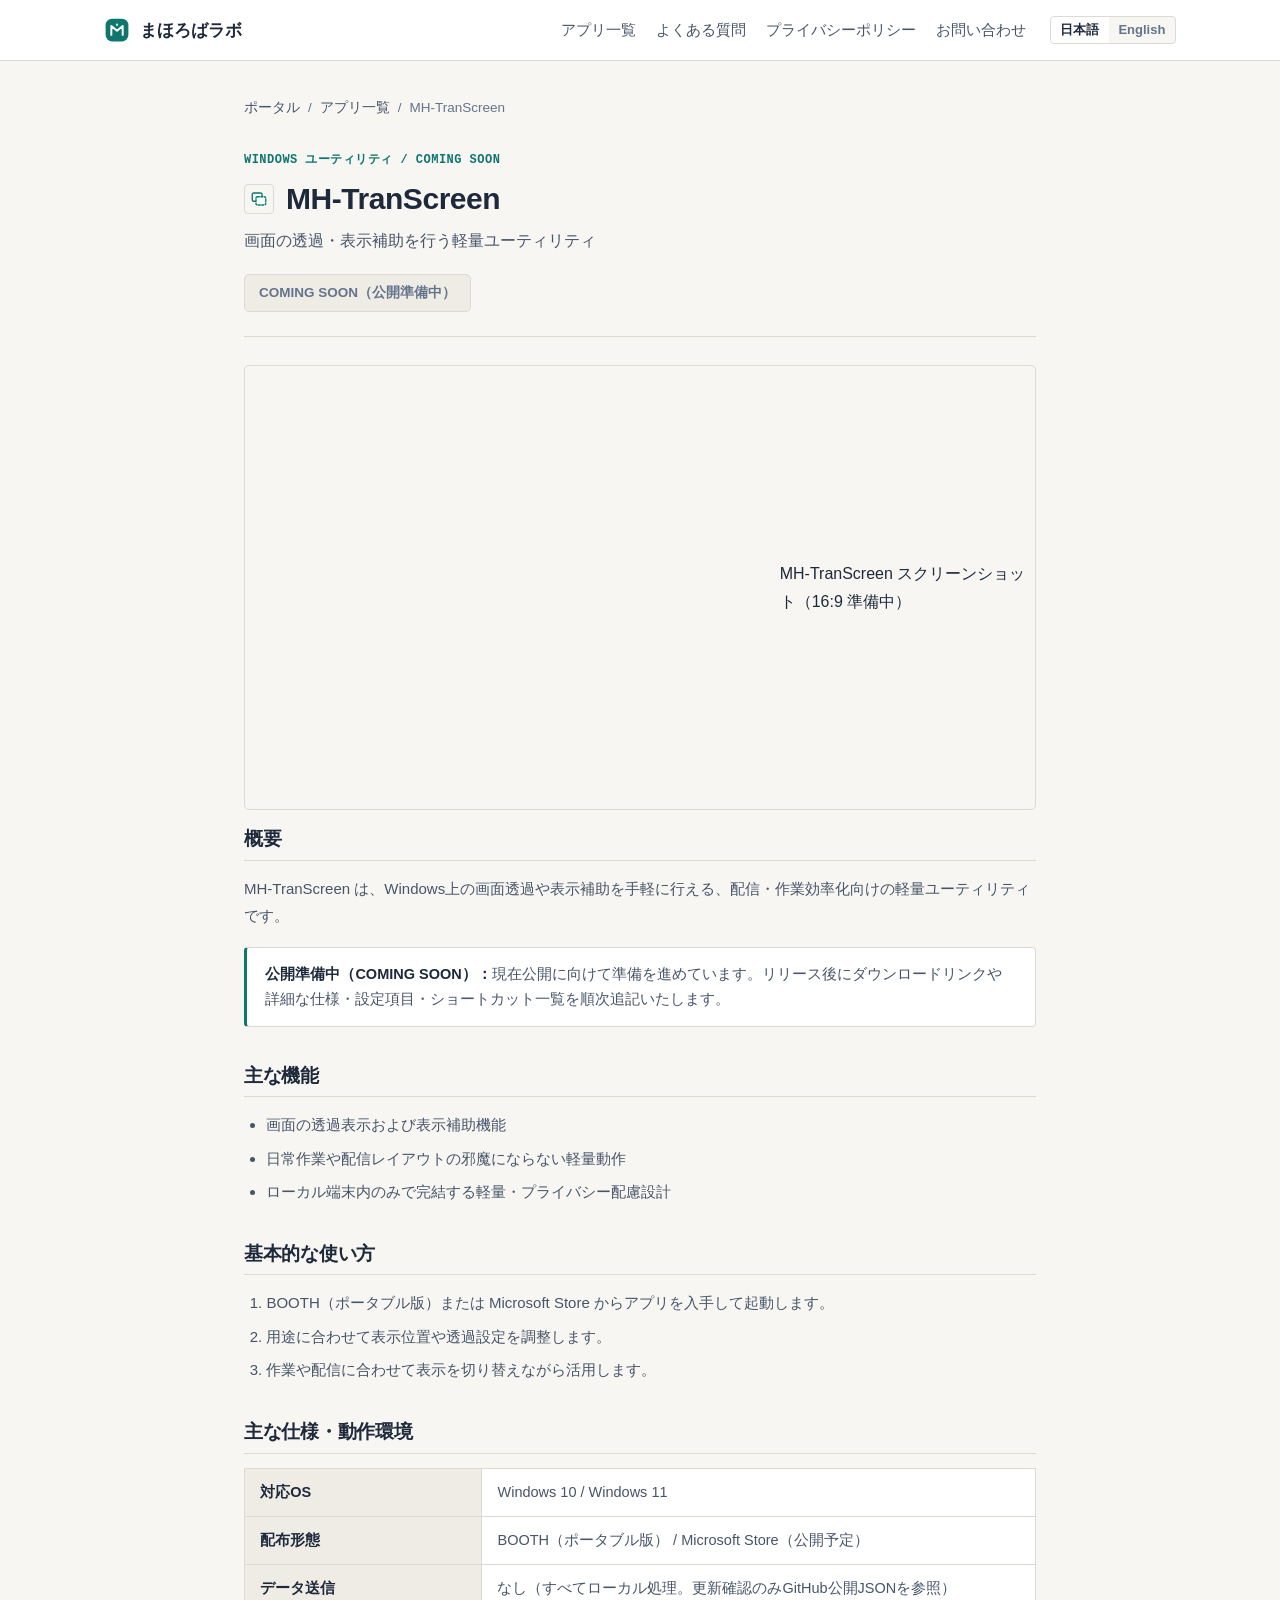
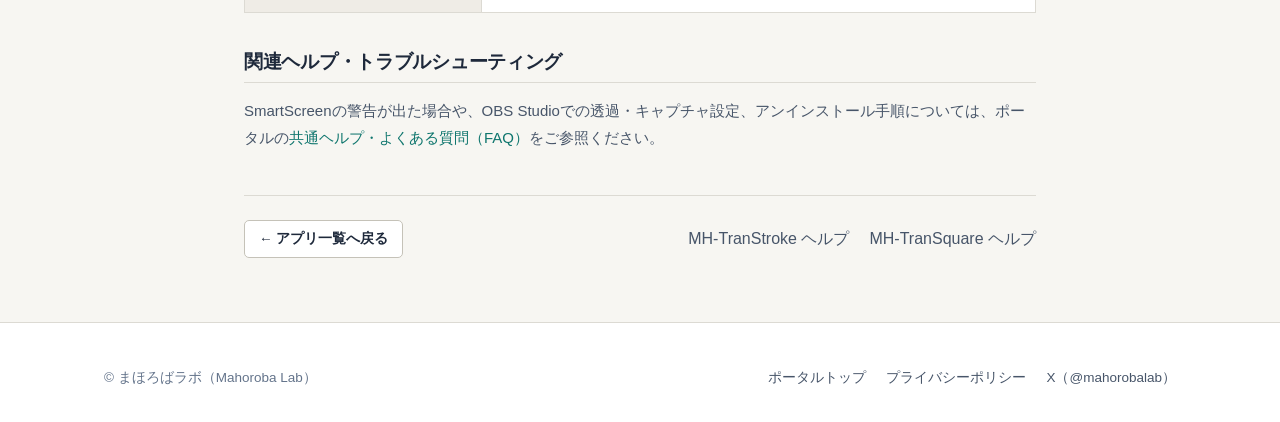
<file: apps/mhtranscreen.html>
<!DOCTYPE html>
<html lang="ja">
<head>
  <meta charset="UTF-8">
  <meta name="viewport" content="width=device-width, initial-scale=1.0">
  <title>MH-TranScreen ヘルプ・使い方 | まほろばラボ</title>
  <meta name="description" content="MH-TranScreenの公式ヘルプ・使い方ページ。画面の透過・表示補助を行う軽量ユーティリティです。">
  <link rel="stylesheet" href="../assets/css/style.css">
</head>
<body>
  <header class="site-header">
    <div class="container header-inner">
      <a href="../index.html" class="brand-link">
        <svg class="brand-mark-svg" viewBox="0 0 32 32" fill="none" aria-hidden="true">
          <rect x="2" y="2" width="28" height="28" rx="8" fill="#0F766E"/>
          <path d="M9 22V11L16 17L23 11V22" stroke="#FFFFFF" stroke-width="2.4" stroke-linecap="round" stroke-linejoin="round"/>
          <circle cx="16" cy="9.5" r="1.5" fill="#99F6E4"/>
        </svg>
        <span>まほろばラボ</span>
      </a>
      <div class="header-right">
        <nav class="site-nav" aria-label="メインナビゲーション">
          <a href="../index.html#apps">アプリ一覧</a>
          <a href="../index.html#faq">よくある質問</a>
          <a href="../index.html#privacy">プライバシーポリシー</a>
          <a href="../index.html#contact">お問い合わせ</a>
        </nav>
        <div class="lang-switch" aria-label="言語切替">
          <span class="lang-active" aria-current="page">日本語</span>
          <a href="../en/apps/mhtranscreen.html" lang="en">English</a>
        </div>
      </div>
    </div>
  </header>

  <main class="doc-main">
    <div class="doc-container">
      <nav class="breadcrumb" aria-label="パンくずリスト">
        <a href="../index.html">ポータル</a>
        <span aria-hidden="true">/</span>
        <a href="../index.html#apps">アプリ一覧</a>
        <span aria-hidden="true">/</span>
        <span>MH-TranScreen</span>
      </nav>

      <header class="doc-header">
        <span class="doc-label">Windows ユーティリティ / COMING SOON</span>
        <div class="doc-title-row">
          <span class="app-icon-box" aria-hidden="true">
            <svg viewBox="0 0 24 24" fill="none" stroke="currentColor" stroke-width="1.8" stroke-linecap="round" stroke-linejoin="round">
              <rect x="3" y="4" width="13" height="11" rx="2"/>
              <rect x="8" y="9" width="13" height="11" rx="2" fill="#F0FDFA" stroke-dasharray="2.5 2"/>
            </svg>
          </span>
          <h1 class="doc-title">MH-TranScreen</h1>
        </div>
        <p class="doc-subtitle">画面の透過・表示補助を行う軽量ユーティリティ</p>
        <div class="doc-download-bar">
          <span class="btn btn-disabled" aria-disabled="true">COMING SOON（公開準備中）</span>
        </div>
      </header>

      <div class="screenshot-frame" aria-label="MH-TranScreen スクリーンショットプレースホルダー">
        <svg viewBox="0 0 24 24" fill="none" stroke-width="1.5" aria-hidden="true">
          <rect x="3" y="5" width="18" height="14" rx="2" />
          <circle cx="8.5" cy="10.5" r="1.5" />
          <path d="M21 15l-4.5-4.5L9 18" />
        </svg>
        <span>MH-TranScreen スクリーンショット（16:9 準備中）</span>
      </div>

      <section class="doc-section">
        <h2>概要</h2>
        <p>
          MH-TranScreen は、Windows上の画面透過や表示補助を手軽に行える、配信・作業効率化向けの軽量ユーティリティです。
        </p>
        <div class="callout">
          <strong>公開準備中（COMING SOON）：</strong>現在公開に向けて準備を進めています。リリース後にダウンロードリンクや詳細な仕様・設定項目・ショートカット一覧を順次追記いたします。
        </div>
      </section>

      <section class="doc-section">
        <h2>主な機能</h2>
        <ul>
          <li>画面の透過表示および表示補助機能</li>
          <li>日常作業や配信レイアウトの邪魔にならない軽量動作</li>
          <li>ローカル端末内のみで完結する軽量・プライバシー配慮設計</li>
        </ul>
      </section>

      <section class="doc-section">
        <h2>基本的な使い方</h2>
        <ol>
          <li>BOOTH（ポータブル版）または Microsoft Store からアプリを入手して起動します。</li>
          <li>用途に合わせて表示位置や透過設定を調整します。</li>
          <li>作業や配信に合わせて表示を切り替えながら活用します。</li>
        </ol>
      </section>

      <section class="doc-section">
        <h2>主な仕様・動作環境</h2>
        <table class="spec-table">
          <tbody>
            <tr>
              <th>対応OS</th>
              <td>Windows 10 / Windows 11</td>
            </tr>
            <tr>
              <th>配布形態</th>
              <td>BOOTH（ポータブル版） / Microsoft Store（公開予定）</td>
            </tr>
            <tr>
              <th>データ送信</th>
              <td>なし（すべてローカル処理。更新確認のみGitHub公開JSONを参照）</td>
            </tr>
          </tbody>
        </table>
      </section>

      <section class="doc-section">
        <h2>関連ヘルプ・トラブルシューティング</h2>
        <p>
          SmartScreenの警告が出た場合や、OBS Studioでの透過・キャプチャ設定、アンインストール手順については、ポータルの<a href="../index.html#faq">共通ヘルプ・よくある質問（FAQ）</a>をご参照ください。
        </p>
      </section>

      <nav class="doc-nav-footer" aria-label="ドキュメント移動">
        <a href="../index.html#apps" class="btn btn-secondary">← アプリ一覧へ戻る</a>
        <div class="footer-links">
          <a href="mhtranstroke.html">MH-TranStroke ヘルプ</a>
          <a href="mhtransquare.html">MH-TranSquare ヘルプ</a>
        </div>
      </nav>
    </div>
  </main>

  <footer class="site-footer">
    <div class="container">
      <div class="footer-bottom" style="padding-top: 0;">
        <p>© まほろばラボ（Mahoroba Lab）</p>
        <div class="footer-links">
          <a href="../index.html">ポータルトップ</a>
          <a href="../index.html#privacy">プライバシーポリシー</a>
          <a href="https://x.com/mahorobalab" target="_blank" rel="noopener noreferrer">X（@mahorobalab）</a>
        </div>
      </div>
    </div>
  </footer>
</body>
</html>
</file>
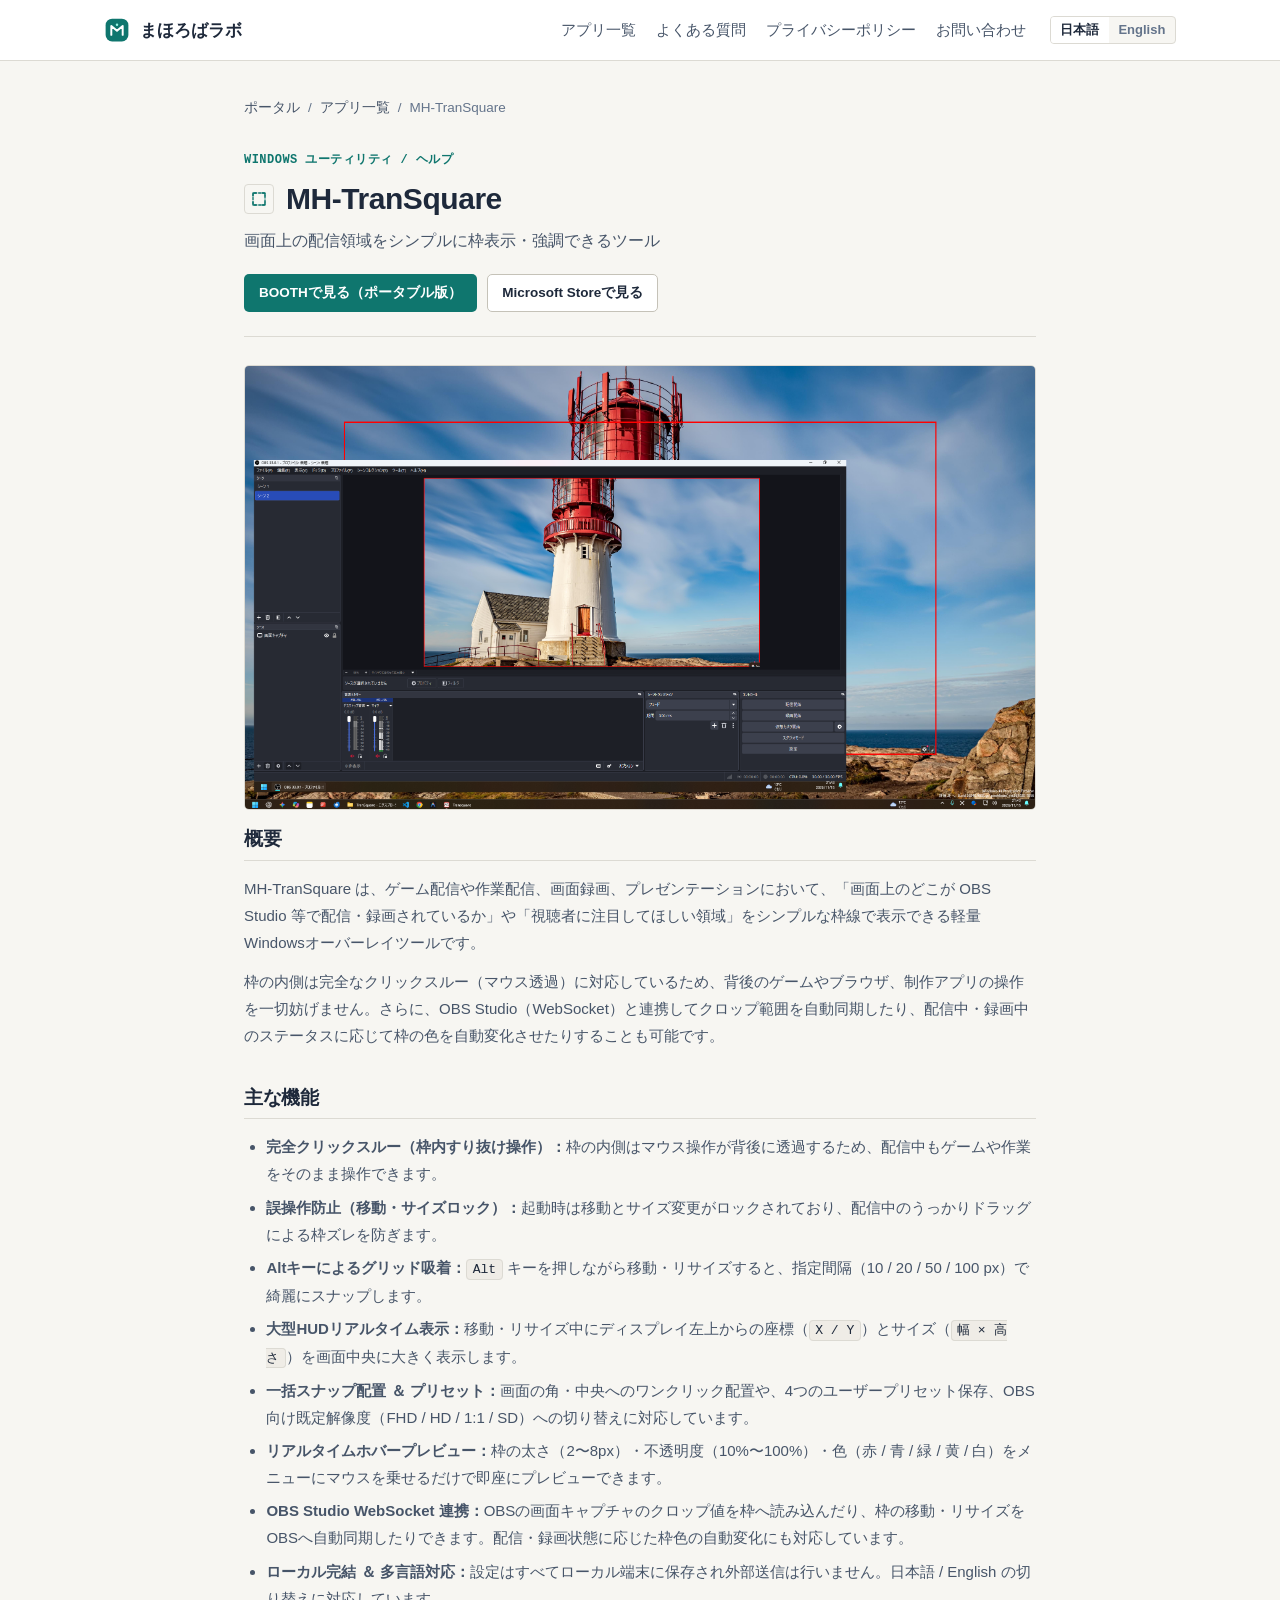
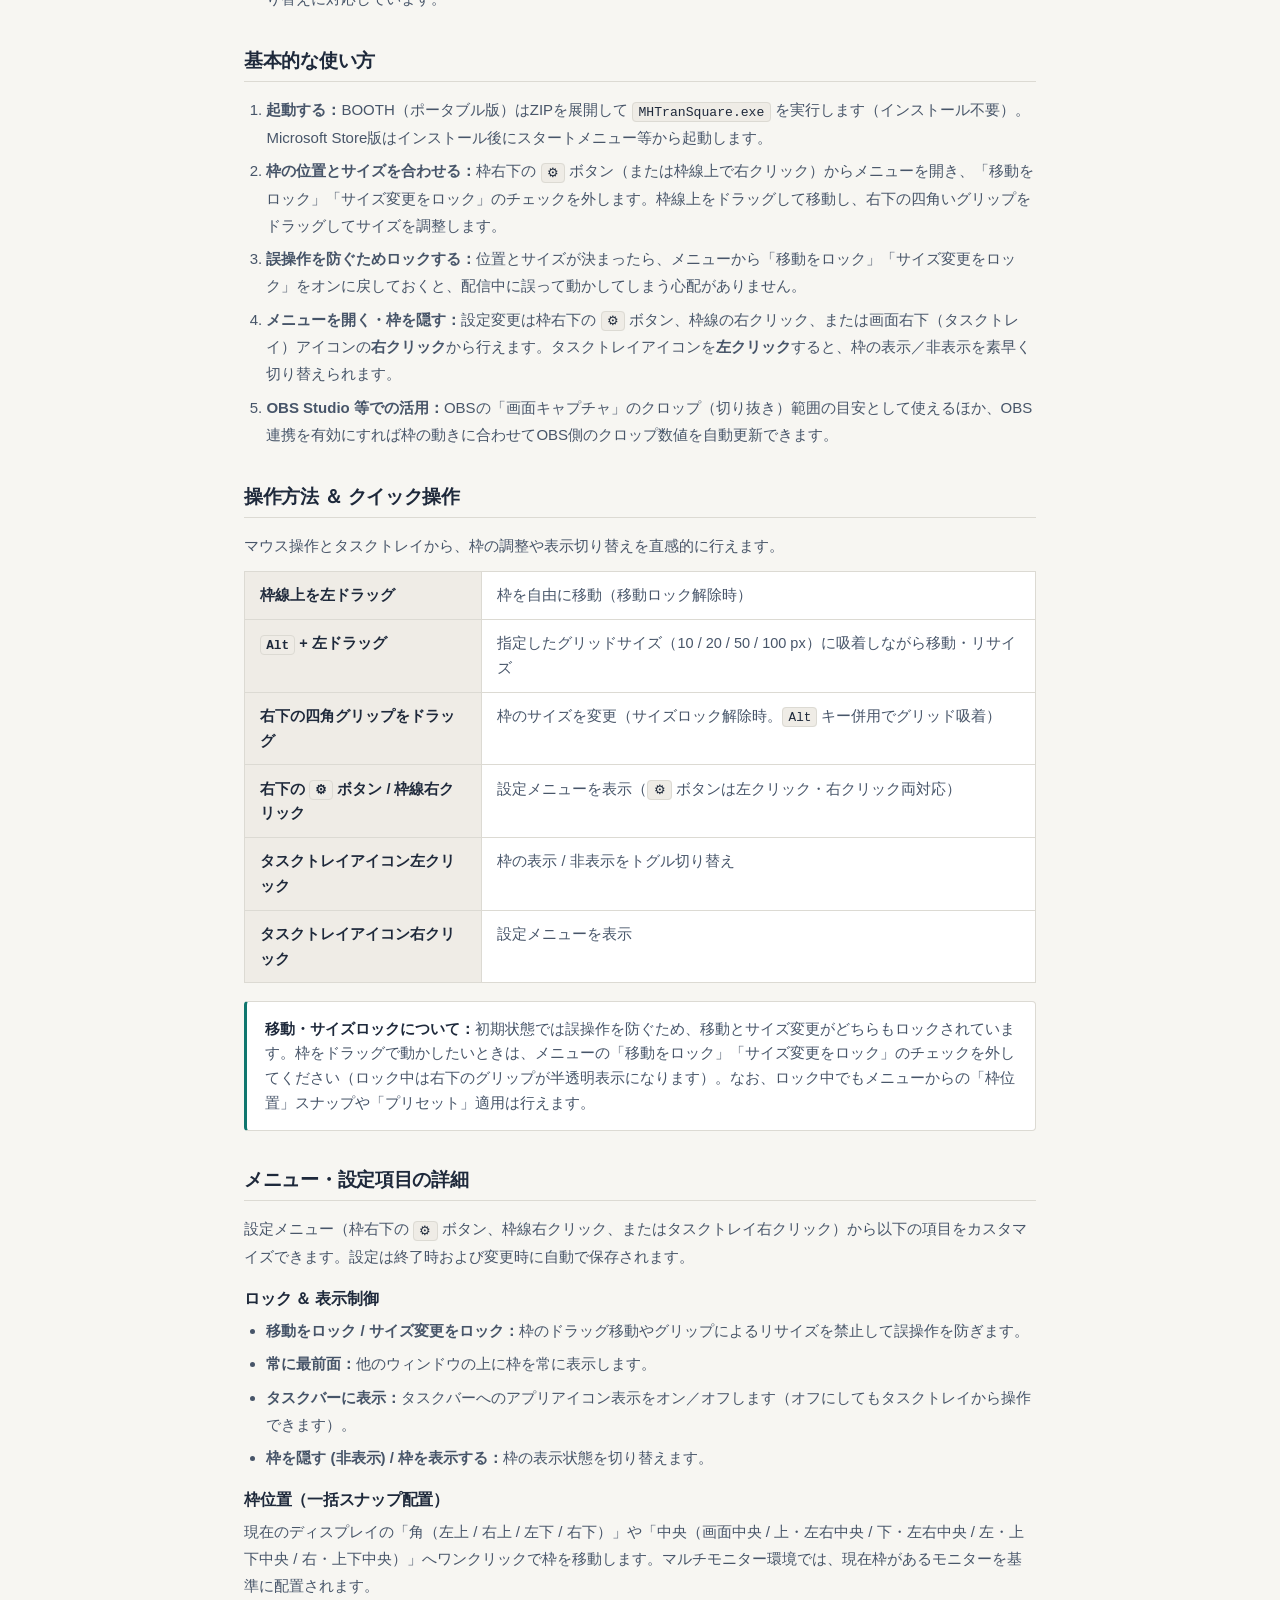
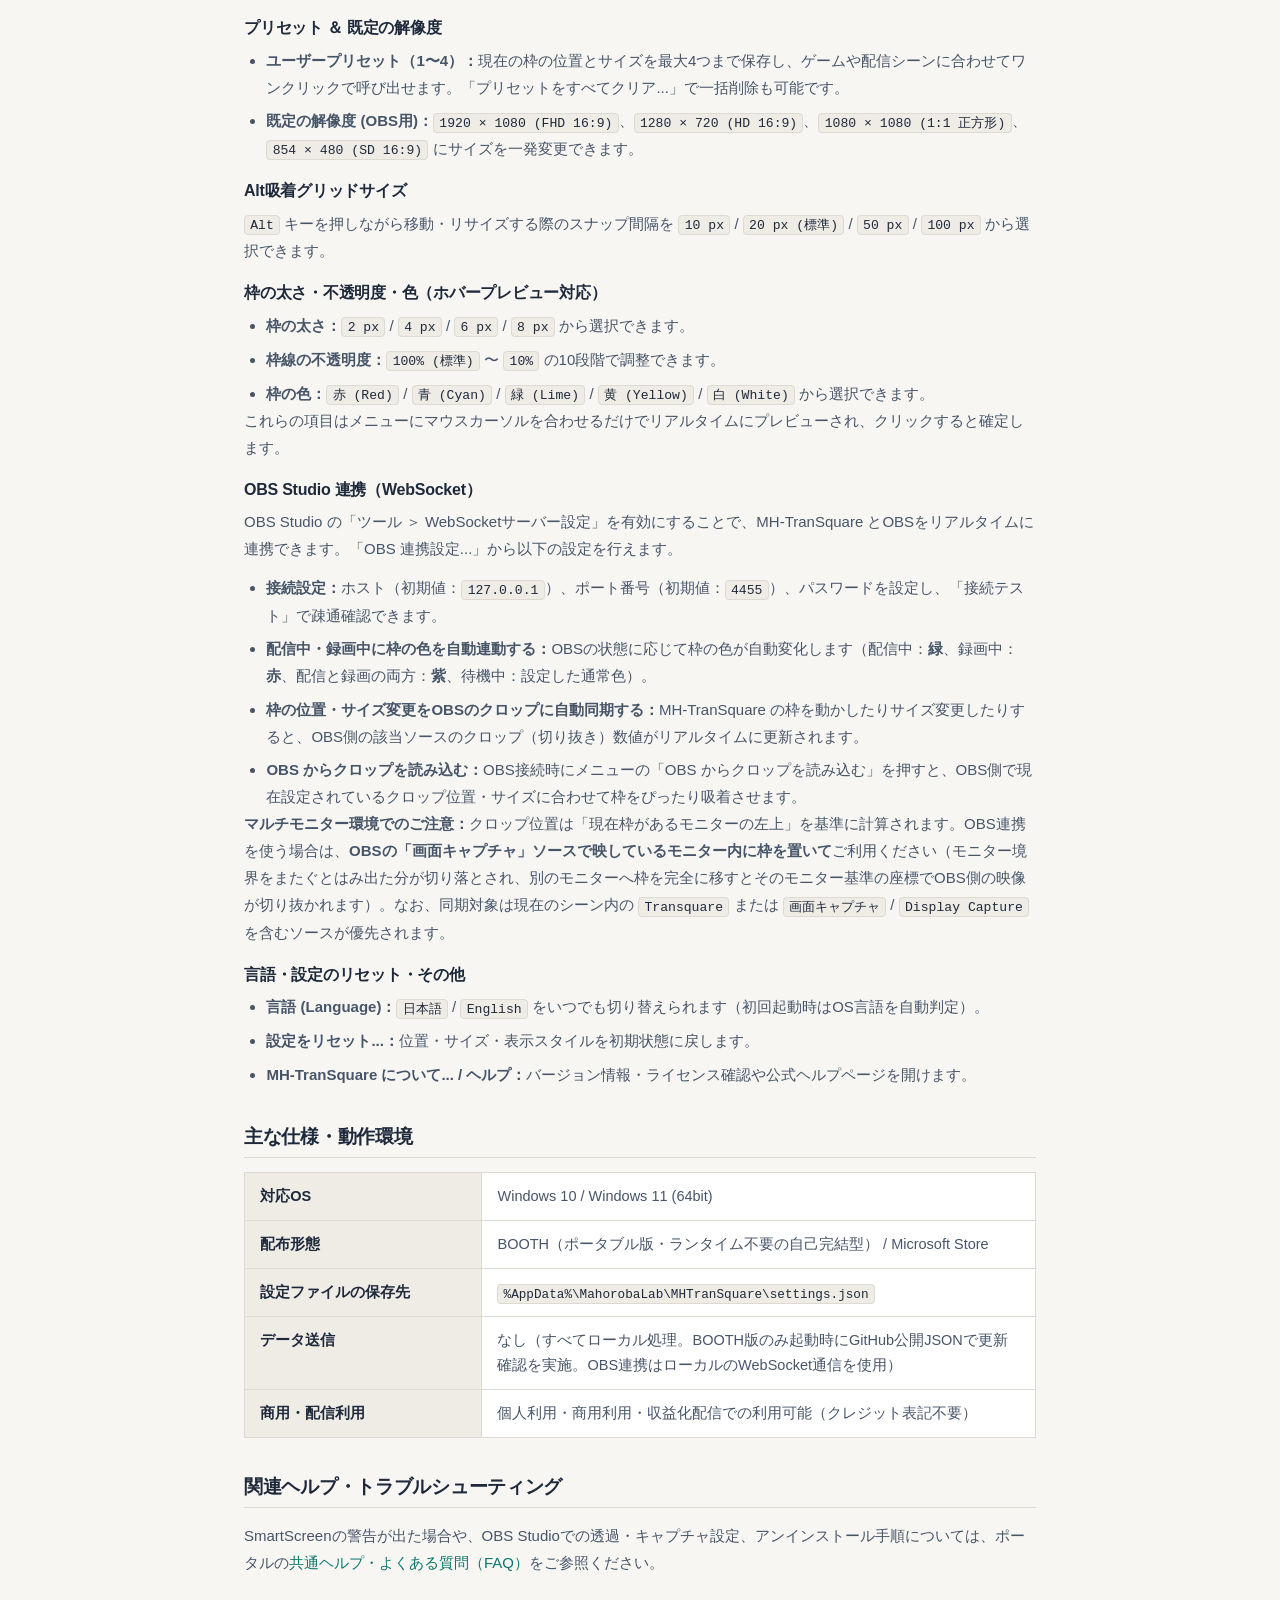
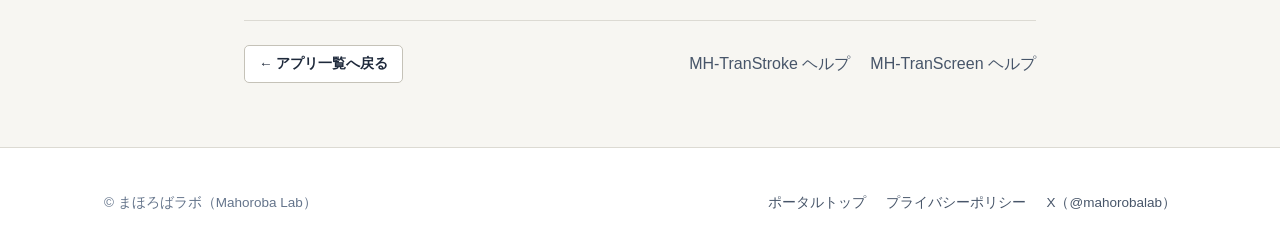
<file: apps/mhtransquare.html>
<!doctype html>
<html lang="ja">
  <head>
    <meta charset="UTF-8" />
    <meta name="viewport" content="width=device-width, initial-scale=1.0" />
    <title>MH-TranSquare ヘルプ・使い方 | まほろばラボ</title>
    <meta
      name="description"
      content="MH-TranSquareの公式ヘルプ・使い方ページ。OBS配信・画面録画・プレゼン向けに配信領域を枠表示できるクリックスルー対応オーバーレイツールです。"
    />
    <link rel="stylesheet" href="../assets/css/style.css" />
  </head>
  <body>
    <header class="site-header">
      <div class="container header-inner">
        <a href="../index.html" class="brand-link">
          <svg
            class="brand-mark-svg"
            viewBox="0 0 32 32"
            fill="none"
            aria-hidden="true"
          >
            <rect x="2" y="2" width="28" height="28" rx="8" fill="#0F766E" />
            <path
              d="M9 22V11L16 17L23 11V22"
              stroke="#FFFFFF"
              stroke-width="2.4"
              stroke-linecap="round"
              stroke-linejoin="round"
            />
            <circle cx="16" cy="9.5" r="1.5" fill="#99F6E4" />
          </svg>
          <span>まほろばラボ</span>
        </a>
        <div class="header-right">
          <nav class="site-nav" aria-label="メインナビゲーション">
            <a href="../index.html#apps">アプリ一覧</a>
            <a href="../index.html#faq">よくある質問</a>
            <a href="../index.html#privacy">プライバシーポリシー</a>
            <a href="../index.html#contact">お問い合わせ</a>
          </nav>
          <div class="lang-switch" aria-label="言語切替">
            <span class="lang-active" aria-current="page">日本語</span>
            <a href="../en/apps/mhtransquare.html" lang="en">English</a>
          </div>
        </div>
      </div>
    </header>

    <main class="doc-main">
      <div class="doc-container">
        <nav class="breadcrumb" aria-label="パンくずリスト">
          <a href="../index.html">ポータル</a>
          <span aria-hidden="true">/</span>
          <a href="../index.html#apps">アプリ一覧</a>
          <span aria-hidden="true">/</span>
          <span>MH-TranSquare</span>
        </nav>

        <header class="doc-header">
          <span class="doc-label">Windows ユーティリティ / ヘルプ</span>
          <div class="doc-title-row">
            <span class="app-icon-box" aria-hidden="true">
              <svg
                viewBox="0 0 24 24"
                fill="none"
                stroke="currentColor"
                stroke-width="1.8"
                stroke-linecap="round"
                stroke-linejoin="round"
              >
                <rect
                  x="4"
                  y="4"
                  width="16"
                  height="16"
                  rx="2"
                  stroke-dasharray="3 2.5"
                />
                <path d="M4 8V4h4M16 4h4v4M4 16v4h4M16 20h4v-4" />
              </svg>
            </span>
            <h1 class="doc-title">MH-TranSquare</h1>
          </div>
          <p class="doc-subtitle">
            画面上の配信領域をシンプルに枠表示・強調できるツール
          </p>
          <div class="doc-download-bar">
            <a
              href="https://mahorobalab.booth.pm/items/9150259"
              target="_blank"
              rel="noopener noreferrer"
              class="btn btn-primary"
              >BOOTHで見る（ポータブル版）</a
            >
            <a
              href="https://apps.microsoft.com/detail/9MWCC31HVM4F"
              target="_blank"
              rel="noopener noreferrer"
              class="btn btn-secondary"
              >Microsoft Storeで見る</a
            >
          </div>
        </header>

        <div class="screenshot-frame">
          <img
            src="../assets/images/mhtransquare.png"
            alt="MH-TranSquare スクリーンショット"
            loading="lazy"
          />
        </div>

        <section class="doc-section">
          <h2>概要</h2>
          <p>
            MH-TranSquare
            は、ゲーム配信や作業配信、画面録画、プレゼンテーションにおいて、「画面上のどこが
            OBS Studio
            等で配信・録画されているか」や「視聴者に注目してほしい領域」をシンプルな枠線で表示できる軽量Windowsオーバーレイツールです。
          </p>
          <p>
            枠の内側は完全なクリックスルー（マウス透過）に対応しているため、背後のゲームやブラウザ、制作アプリの操作を一切妨げません。さらに、OBS
            Studio（WebSocket）と連携してクロップ範囲を自動同期したり、配信中・録画中のステータスに応じて枠の色を自動変化させたりすることも可能です。
          </p>
        </section>

        <section class="doc-section">
          <h2>主な機能</h2>
          <ul>
            <li>
              <strong>完全クリックスルー（枠内すり抜け操作）：</strong
              >枠の内側はマウス操作が背後に透過するため、配信中もゲームや作業をそのまま操作できます。
            </li>
            <li>
              <strong>誤操作防止（移動・サイズロック）：</strong
              >起動時は移動とサイズ変更がロックされており、配信中のうっかりドラッグによる枠ズレを防ぎます。
            </li>
            <li>
              <strong>Altキーによるグリッド吸着：</strong><code>Alt</code>
              キーを押しながら移動・リサイズすると、指定間隔（10 / 20 / 50 / 100
              px）で綺麗にスナップします。
            </li>
            <li>
              <strong>大型HUDリアルタイム表示：</strong
              >移動・リサイズ中にディスプレイ左上からの座標（<code>X / Y</code
              >）とサイズ（<code>幅 × 高さ</code
              >）を画面中央に大きく表示します。
            </li>
            <li>
              <strong>一括スナップ配置 ＆ プリセット：</strong
              >画面の角・中央へのワンクリック配置や、4つのユーザープリセット保存、OBS向け既定解像度（FHD
              / HD / 1:1 / SD）への切り替えに対応しています。
            </li>
            <li>
              <strong>リアルタイムホバープレビュー：</strong
              >枠の太さ（2〜8px）・不透明度（10%〜100%）・色（赤 / 青 / 緑 / 黄
              / 白）をメニューにマウスを乗せるだけで即座にプレビューできます。
            </li>
            <li>
              <strong>OBS Studio WebSocket 連携：</strong
              >OBSの画面キャプチャのクロップ値を枠へ読み込んだり、枠の移動・リサイズをOBSへ自動同期したりできます。配信・録画状態に応じた枠色の自動変化にも対応しています。
            </li>
            <li>
              <strong>ローカル完結 ＆ 多言語対応：</strong
              >設定はすべてローカル端末に保存され外部送信は行いません。日本語 /
              English の切り替えに対応しています。
            </li>
          </ul>
        </section>

        <section class="doc-section">
          <h2>基本的な使い方</h2>
          <ol>
            <li>
              <strong>起動する：</strong>BOOTH（ポータブル版）はZIPを展開して
              <code>MHTranSquare.exe</code>
              を実行します（インストール不要）。Microsoft
              Store版はインストール後にスタートメニュー等から起動します。
            </li>
            <li>
              <strong>枠の位置とサイズを合わせる：</strong>枠右下の
              <code>⚙</code>
              ボタン（または枠線上で右クリック）からメニューを開き、「移動をロック」「サイズ変更をロック」のチェックを外します。枠線上をドラッグして移動し、右下の四角いグリップをドラッグしてサイズを調整します。
            </li>
            <li>
              <strong>誤操作を防ぐためロックする：</strong
              >位置とサイズが決まったら、メニューから「移動をロック」「サイズ変更をロック」をオンに戻しておくと、配信中に誤って動かしてしまう心配がありません。
            </li>
            <li>
              <strong>メニューを開く・枠を隠す：</strong>設定変更は枠右下の
              <code>⚙</code>
              ボタン、枠線の右クリック、または画面右下（タスクトレイ）アイコンの<strong>右クリック</strong>から行えます。タスクトレイアイコンを<strong>左クリック</strong>すると、枠の表示／非表示を素早く切り替えられます。
            </li>
            <li>
              <strong>OBS Studio 等での活用：</strong
              >OBSの「画面キャプチャ」のクロップ（切り抜き）範囲の目安として使えるほか、OBS連携を有効にすれば枠の動きに合わせてOBS側のクロップ数値を自動更新できます。
            </li>
          </ol>
        </section>

        <section class="doc-section">
          <h2>操作方法 ＆ クイック操作</h2>
          <p>
            マウス操作とタスクトレイから、枠の調整や表示切り替えを直感的に行えます。
          </p>
          <table class="spec-table">
            <tbody>
              <tr>
                <th>枠線上を左ドラッグ</th>
                <td>枠を自由に移動（移動ロック解除時）</td>
              </tr>
              <tr>
                <th><code>Alt</code> + 左ドラッグ</th>
                <td>
                  指定したグリッドサイズ（10 / 20 / 50 / 100
                  px）に吸着しながら移動・リサイズ
                </td>
              </tr>
              <tr>
                <th>右下の四角グリップをドラッグ</th>
                <td>
                  枠のサイズを変更（サイズロック解除時。<code>Alt</code>
                  キー併用でグリッド吸着）
                </td>
              </tr>
              <tr>
                <th>右下の <code>⚙</code> ボタン / 枠線右クリック</th>
                <td>
                  設定メニューを表示（<code>⚙</code>
                  ボタンは左クリック・右クリック両対応）
                </td>
              </tr>
              <tr>
                <th>タスクトレイアイコン左クリック</th>
                <td>枠の表示 / 非表示をトグル切り替え</td>
              </tr>
              <tr>
                <th>タスクトレイアイコン右クリック</th>
                <td>設定メニューを表示</td>
              </tr>
            </tbody>
          </table>
          <div class="callout">
            <strong>移動・サイズロックについて：</strong
            >初期状態では誤操作を防ぐため、移動とサイズ変更がどちらもロックされています。枠をドラッグで動かしたいときは、メニューの「移動をロック」「サイズ変更をロック」のチェックを外してください（ロック中は右下のグリップが半透明表示になります）。なお、ロック中でもメニューからの「枠位置」スナップや「プリセット」適用は行えます。
          </div>
        </section>

        <section class="doc-section">
          <h2>メニュー・設定項目の詳細</h2>
          <p>
            設定メニュー（枠右下の
            <code>⚙</code>
            ボタン、枠線右クリック、またはタスクトレイ右クリック）から以下の項目をカスタマイズできます。設定は終了時および変更時に自動で保存されます。
          </p>

          <h3>ロック ＆ 表示制御</h3>
          <ul>
            <li>
              <strong>移動をロック / サイズ変更をロック：</strong
              >枠のドラッグ移動やグリップによるリサイズを禁止して誤操作を防ぎます。
            </li>
            <li>
              <strong>常に最前面：</strong
              >他のウィンドウの上に枠を常に表示します。
            </li>
            <li>
              <strong>タスクバーに表示：</strong
              >タスクバーへのアプリアイコン表示をオン／オフします（オフにしてもタスクトレイから操作できます）。
            </li>
            <li>
              <strong>枠を隠す (非表示) / 枠を表示する：</strong
              >枠の表示状態を切り替えます。
            </li>
          </ul>

          <h3>枠位置（一括スナップ配置）</h3>
          <p>
            現在のディスプレイの「角（左上 / 右上 / 左下 /
            右下）」や「中央（画面中央 / 上・左右中央 / 下・左右中央 /
            左・上下中央 /
            右・上下中央）」へワンクリックで枠を移動します。マルチモニター環境では、現在枠があるモニターを基準に配置されます。
          </p>

          <h3>プリセット ＆ 既定の解像度</h3>
          <ul>
            <li>
              <strong>ユーザープリセット（1〜4）：</strong
              >現在の枠の位置とサイズを最大4つまで保存し、ゲームや配信シーンに合わせてワンクリックで呼び出せます。「プリセットをすべてクリア...」で一括削除も可能です。
            </li>
            <li>
              <strong>既定の解像度 (OBS用)：</strong
              ><code>1920 × 1080 (FHD 16:9)</code>、<code
                >1280 × 720 (HD 16:9)</code
              >、<code>1080 × 1080 (1:1 正方形)</code>、<code
                >854 × 480 (SD 16:9)</code
              >
              にサイズを一発変更できます。
            </li>
          </ul>

          <h3>Alt吸着グリッドサイズ</h3>
          <p>
            <code>Alt</code>
            キーを押しながら移動・リサイズする際のスナップ間隔を
            <code>10 px</code> / <code>20 px (標準)</code> /
            <code>50 px</code> / <code>100 px</code> から選択できます。
          </p>

          <h3>枠の太さ・不透明度・色（ホバープレビュー対応）</h3>
          <ul>
            <li>
              <strong>枠の太さ：</strong><code>2 px</code> / <code>4 px</code> /
              <code>6 px</code> / <code>8 px</code> から選択できます。
            </li>
            <li>
              <strong>枠線の不透明度：</strong><code>100% (標準)</code> 〜
              <code>10%</code> の10段階で調整できます。
            </li>
            <li>
              <strong>枠の色：</strong><code>赤 (Red)</code> /
              <code>青 (Cyan)</code> / <code>緑 (Lime)</code> /
              <code>黄 (Yellow)</code> /
              <code>白 (White)</code> から選択できます。
            </li>
          </ul>
          <p>
            これらの項目はメニューにマウスカーソルを合わせるだけでリアルタイムにプレビューされ、クリックすると確定します。
          </p>

          <h3>OBS Studio 連携（WebSocket）</h3>
          <p>
            OBS Studio の「ツール ＞
            WebSocketサーバー設定」を有効にすることで、MH-TranSquare
            とOBSをリアルタイムに連携できます。「OBS
            連携設定...」から以下の設定を行えます。
          </p>
          <ul>
            <li>
              <strong>接続設定：</strong
              >ホスト（初期値：<code>127.0.0.1</code>）、ポート番号（初期値：<code>4455</code>）、パスワードを設定し、「接続テスト」で疎通確認できます。
            </li>
            <li>
              <strong>配信中・録画中に枠の色を自動連動する：</strong
              >OBSの状態に応じて枠の色が自動変化します（配信中：<strong>緑</strong>、録画中：<strong>赤</strong>、配信と録画の両方：<strong>紫</strong>、待機中：設定した通常色）。
            </li>
            <li>
              <strong
                >枠の位置・サイズ変更をOBSのクロップに自動同期する：</strong
              >MH-TranSquare
              の枠を動かしたりサイズ変更したりすると、OBS側の該当ソースのクロップ（切り抜き）数値がリアルタイムに更新されます。
            </li>
            <li>
              <strong>OBS からクロップを読み込む：</strong
              >OBS接続時にメニューの「OBS
              からクロップを読み込む」を押すと、OBS側で現在設定されているクロップ位置・サイズに合わせて枠をぴったり吸着させます。
            </li>
          </ul>
          <p>
            <strong>マルチモニター環境でのご注意：</strong
            >クロップ位置は「現在枠があるモニターの左上」を基準に計算されます。OBS連携を使う場合は、<strong>OBSの「画面キャプチャ」ソースで映しているモニター内に枠を置いて</strong>ご利用ください（モニター境界をまたぐとはみ出た分が切り落とされ、別のモニターへ枠を完全に移すとそのモニター基準の座標でOBS側の映像が切り抜かれます）。なお、同期対象は現在のシーン内の
            <code>Transquare</code> または <code>画面キャプチャ</code> /
            <code>Display Capture</code> を含むソースが優先されます。
          </p>

          <h3>言語・設定のリセット・その他</h3>
          <ul>
            <li>
              <strong>言語 (Language)：</strong><code>日本語</code> /
              <code>English</code>
              をいつでも切り替えられます（初回起動時はOS言語を自動判定）。
            </li>
            <li>
              <strong>設定をリセット...：</strong
              >位置・サイズ・表示スタイルを初期状態に戻します。
            </li>
            <li>
              <strong>MH-TranSquare について... / ヘルプ：</strong
              >バージョン情報・ライセンス確認や公式ヘルプページを開けます。
            </li>
          </ul>
        </section>

        <section class="doc-section">
          <h2>主な仕様・動作環境</h2>
          <table class="spec-table">
            <tbody>
              <tr>
                <th>対応OS</th>
                <td>Windows 10 / Windows 11 (64bit)</td>
              </tr>
              <tr>
                <th>配布形態</th>
                <td>
                  BOOTH（ポータブル版・ランタイム不要の自己完結型） / Microsoft
                  Store
                </td>
              </tr>
              <tr>
                <th>設定ファイルの保存先</th>
                <td>
                  <code>%AppData%\MahorobaLab\MHTranSquare\settings.json</code>
                </td>
              </tr>
              <tr>
                <th>データ送信</th>
                <td>
                  なし（すべてローカル処理。BOOTH版のみ起動時にGitHub公開JSONで更新確認を実施。OBS連携はローカルのWebSocket通信を使用）
                </td>
              </tr>
              <tr>
                <th>商用・配信利用</th>
                <td>
                  個人利用・商用利用・収益化配信での利用可能（クレジット表記不要）
                </td>
              </tr>
            </tbody>
          </table>
        </section>

        <section class="doc-section">
          <h2>関連ヘルプ・トラブルシューティング</h2>
          <p>
            SmartScreenの警告が出た場合や、OBS
            Studioでの透過・キャプチャ設定、アンインストール手順については、ポータルの<a
              href="../index.html#faq"
              >共通ヘルプ・よくある質問（FAQ）</a
            >をご参照ください。
          </p>
        </section>

        <nav class="doc-nav-footer" aria-label="ドキュメント移動">
          <a href="../index.html#apps" class="btn btn-secondary"
            >← アプリ一覧へ戻る</a
          >
          <div class="footer-links">
            <a href="mhtranstroke.html">MH-TranStroke ヘルプ</a>
            <a href="mhtranscreen.html">MH-TranScreen ヘルプ</a>
          </div>
        </nav>
      </div>
    </main>

    <footer class="site-footer">
      <div class="container">
        <div class="footer-bottom" style="padding-top: 0">
          <p>© まほろばラボ（Mahoroba Lab）</p>
          <div class="footer-links">
            <a href="../index.html">ポータルトップ</a>
            <a href="../index.html#privacy">プライバシーポリシー</a>
            <a
              href="https://x.com/mahorobalab"
              target="_blank"
              rel="noopener noreferrer"
              >X（@mahorobalab）</a
            >
          </div>
        </div>
      </div>
    </footer>
  </body>
</html>
</file>
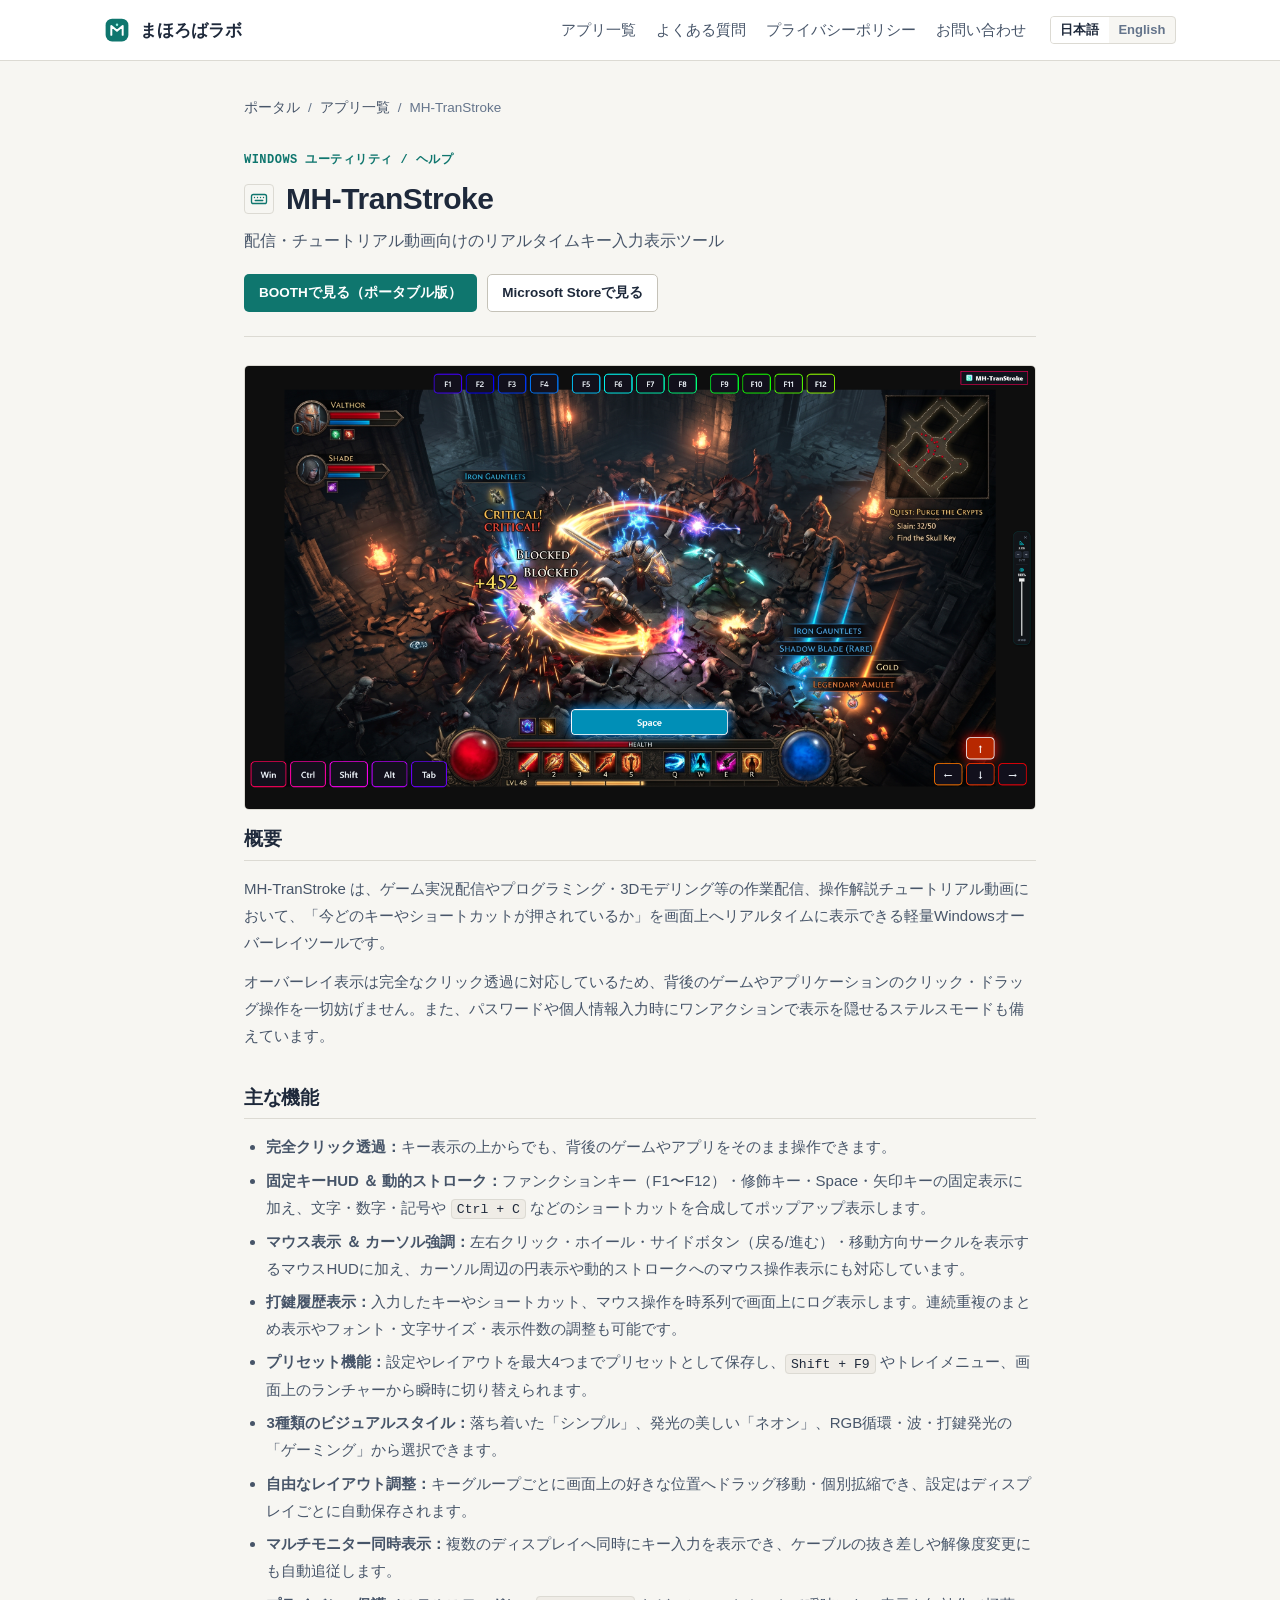
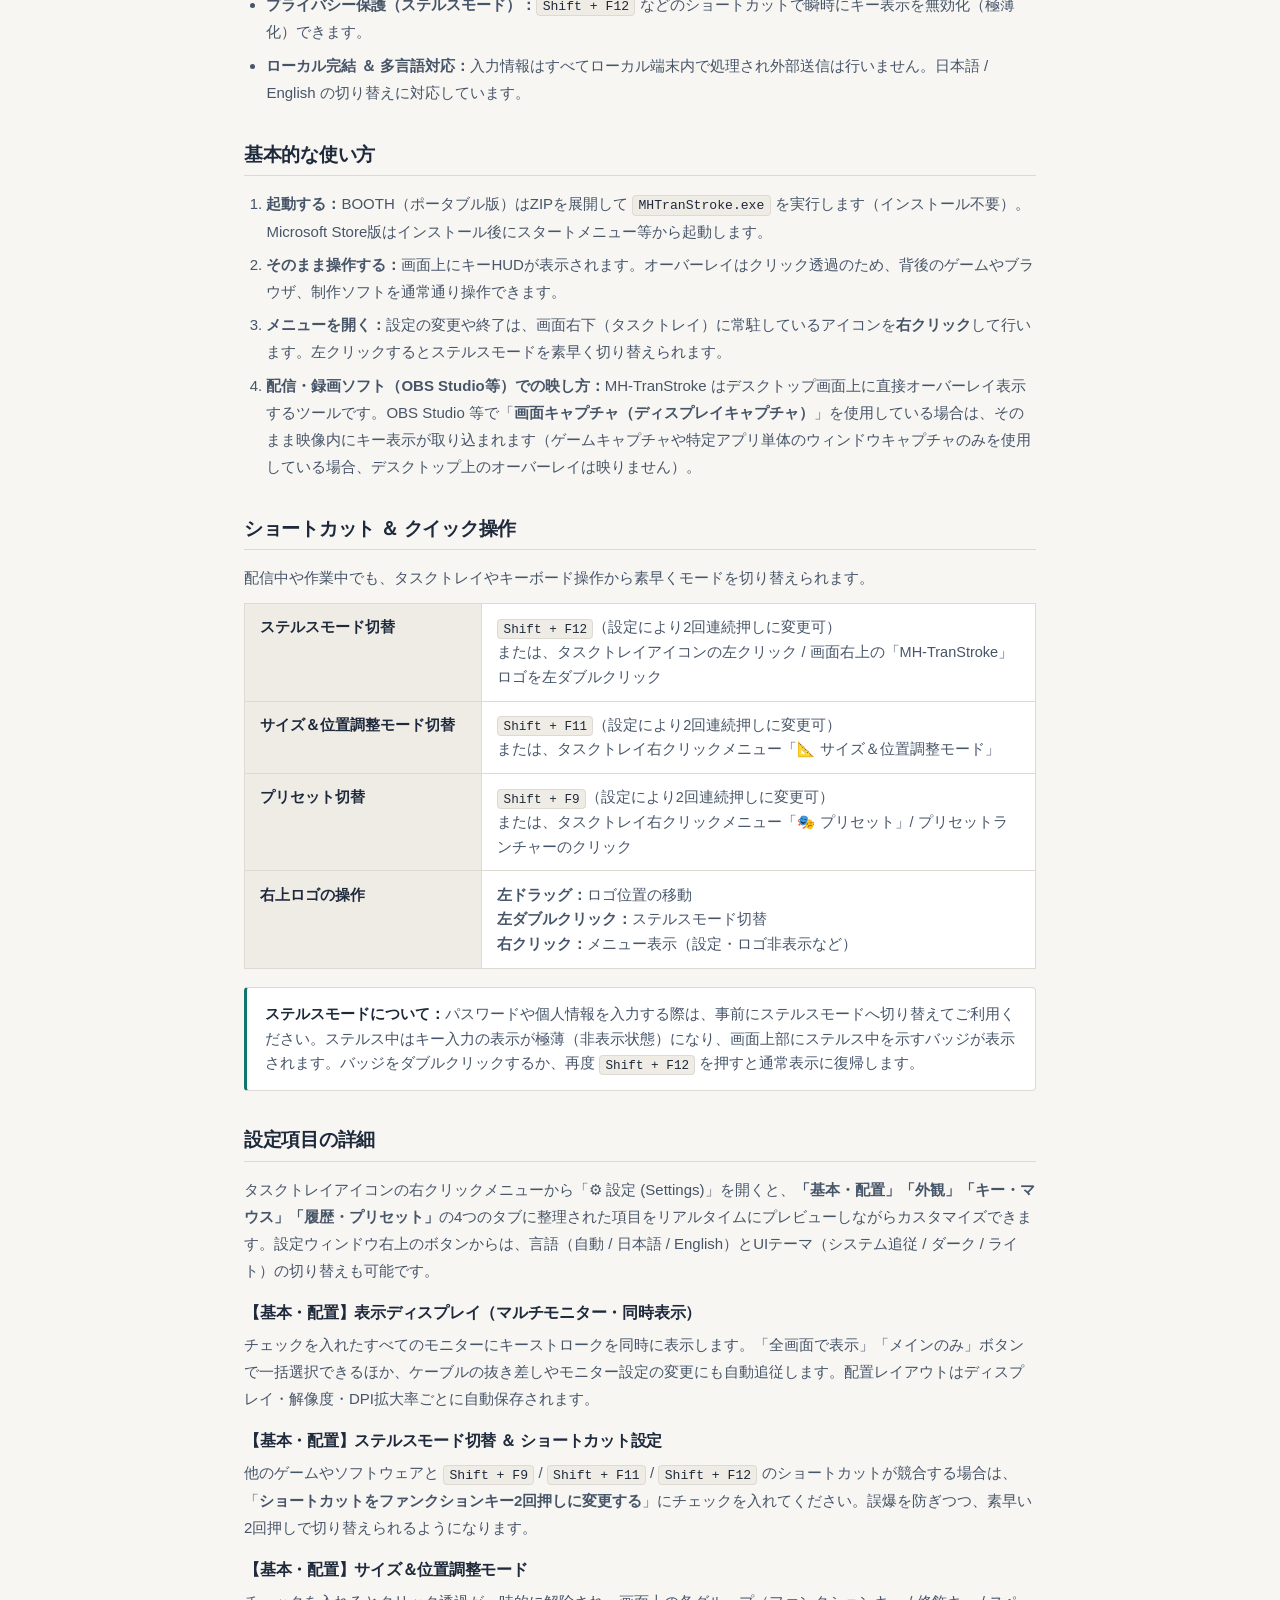
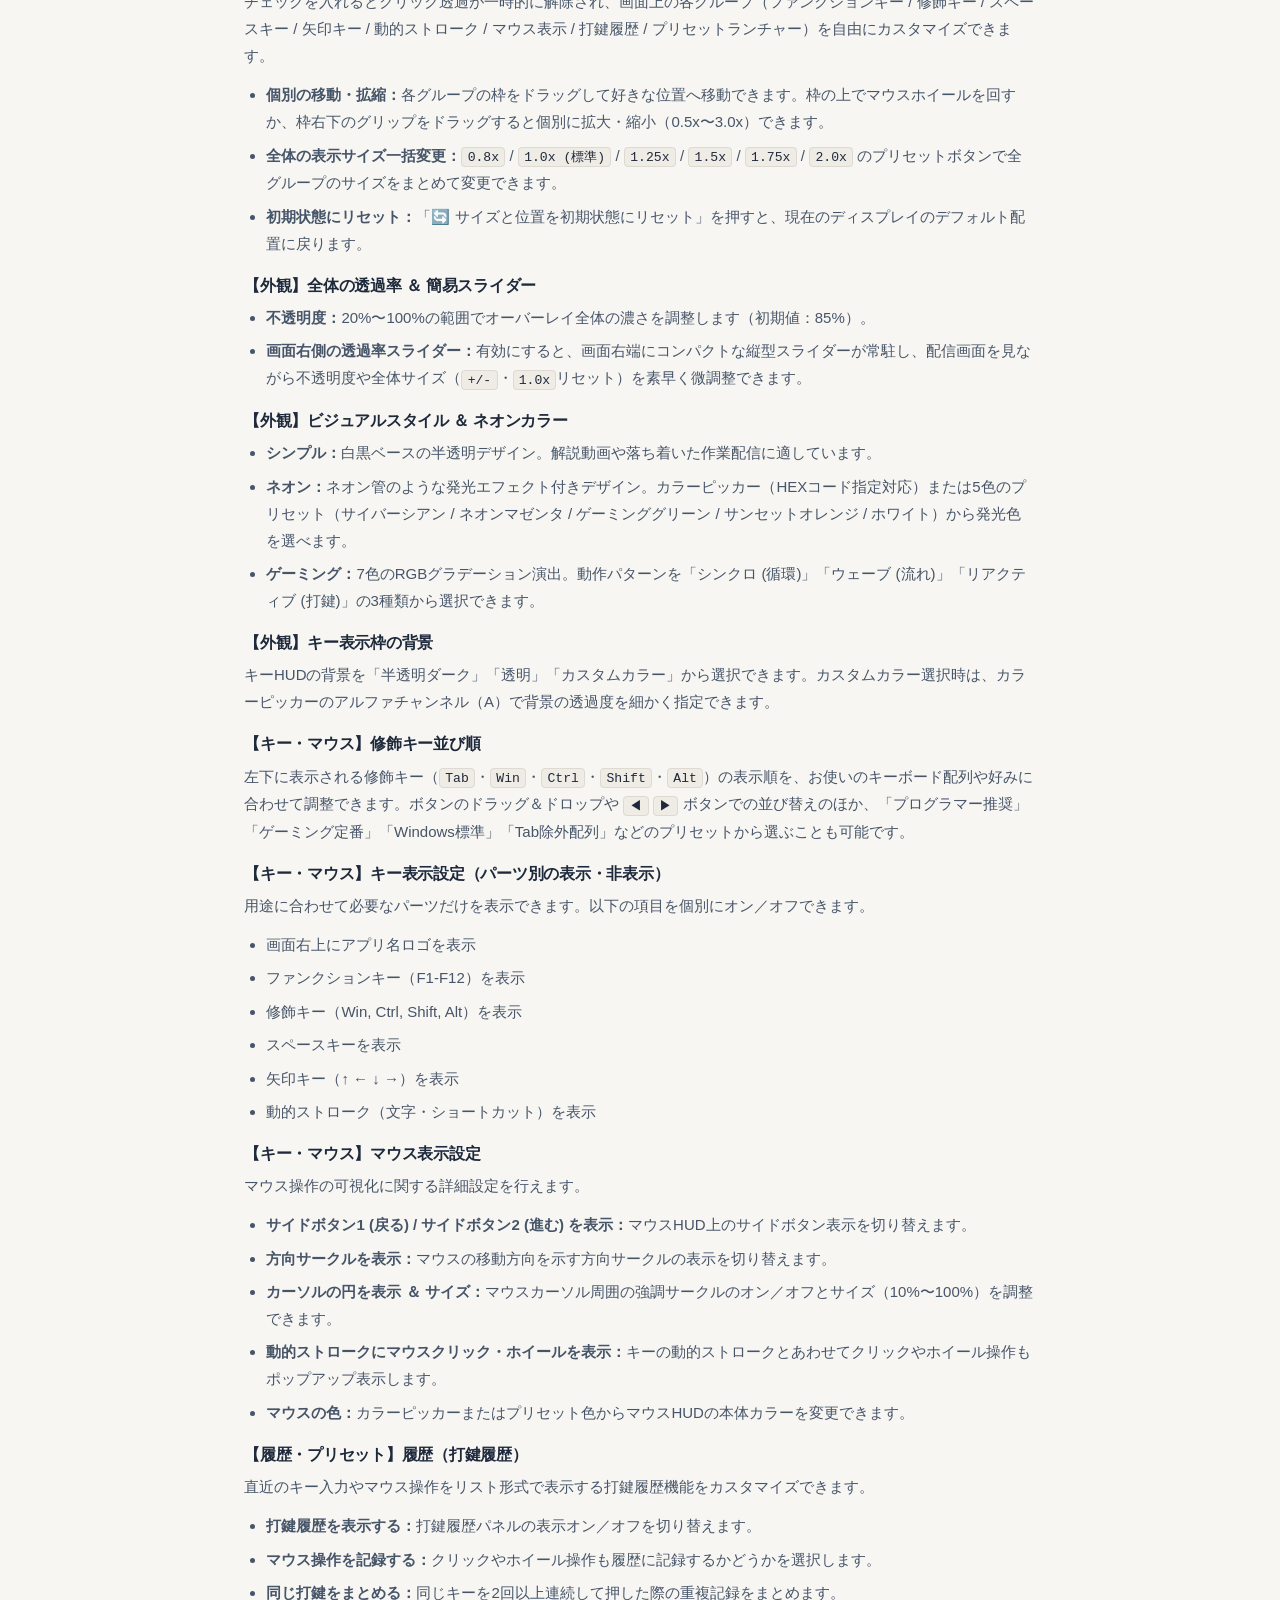
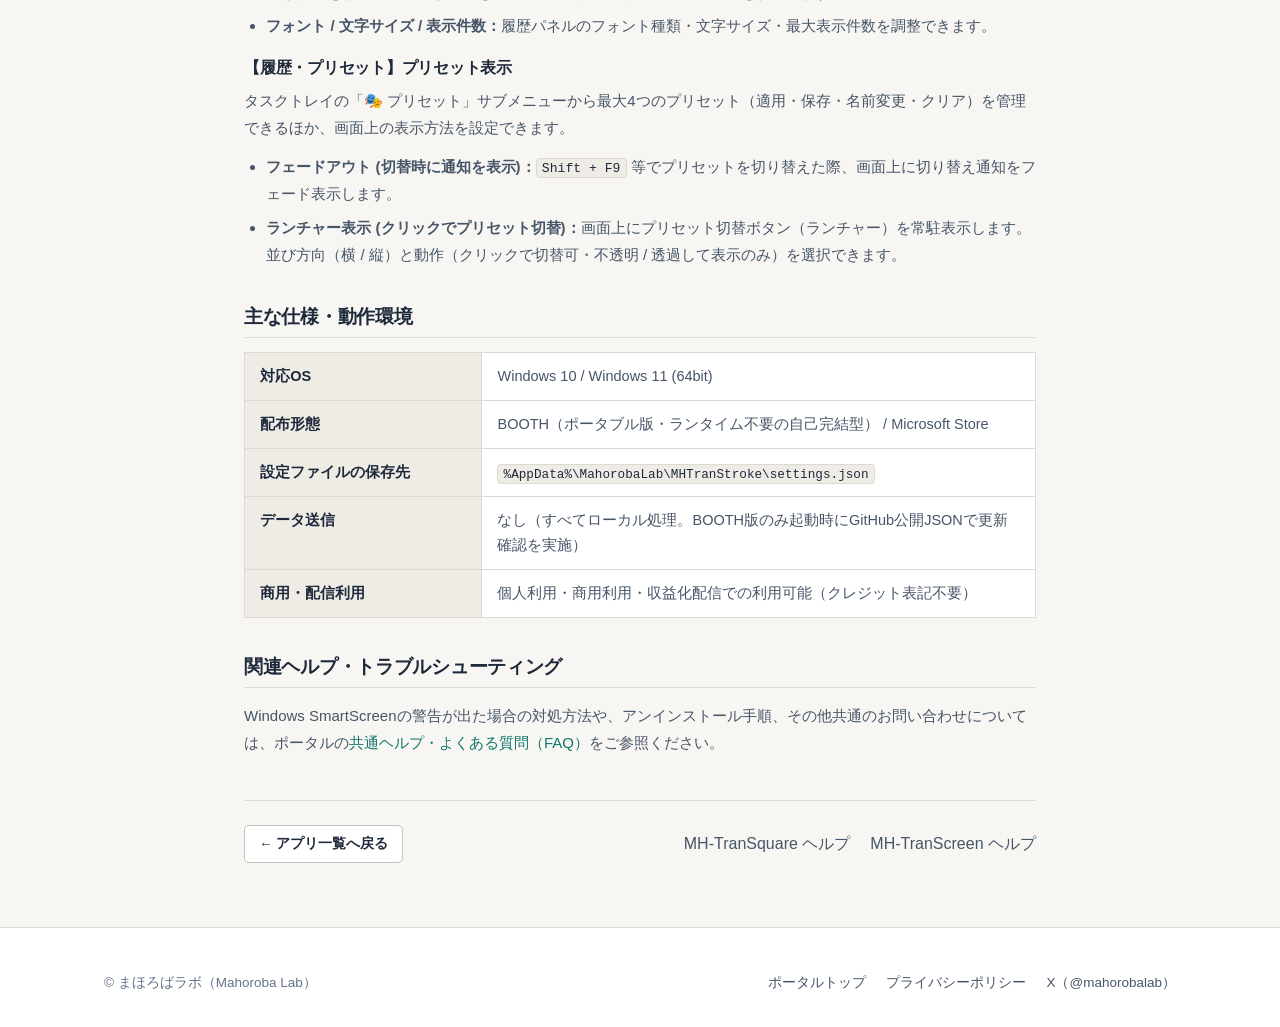
<file: apps/mhtranstroke.html>
<!DOCTYPE html>
<html lang="ja">
<head>
  <meta charset="UTF-8">
  <meta name="viewport" content="width=device-width, initial-scale=1.0">
  <title>MH-TranStroke ヘルプ・使い方 | まほろばラボ</title>
  <meta name="description" content="MH-TranStrokeの公式ヘルプ・使い方ページ。配信・チュートリアル動画向けのリアルタイムキー入力表示ツールです。">
  <link rel="stylesheet" href="../assets/css/style.css">
</head>
<body>
  <header class="site-header">
    <div class="container header-inner">
      <a href="../index.html" class="brand-link">
        <svg class="brand-mark-svg" viewBox="0 0 32 32" fill="none" aria-hidden="true">
          <rect x="2" y="2" width="28" height="28" rx="8" fill="#0F766E"/>
          <path d="M9 22V11L16 17L23 11V22" stroke="#FFFFFF" stroke-width="2.4" stroke-linecap="round" stroke-linejoin="round"/>
          <circle cx="16" cy="9.5" r="1.5" fill="#99F6E4"/>
        </svg>
        <span>まほろばラボ</span>
      </a>
      <div class="header-right">
        <nav class="site-nav" aria-label="メインナビゲーション">
          <a href="../index.html#apps">アプリ一覧</a>
          <a href="../index.html#faq">よくある質問</a>
          <a href="../index.html#privacy">プライバシーポリシー</a>
          <a href="../index.html#contact">お問い合わせ</a>
        </nav>
        <div class="lang-switch" aria-label="言語切替">
          <span class="lang-active" aria-current="page">日本語</span>
          <a href="../en/apps/mhtranstroke.html" lang="en">English</a>
        </div>
      </div>
    </div>
  </header>

  <main class="doc-main">
    <div class="doc-container">
      <nav class="breadcrumb" aria-label="パンくずリスト">
        <a href="../index.html">ポータル</a>
        <span aria-hidden="true">/</span>
        <a href="../index.html#apps">アプリ一覧</a>
        <span aria-hidden="true">/</span>
        <span>MH-TranStroke</span>
      </nav>

      <header class="doc-header">
        <span class="doc-label">Windows ユーティリティ / ヘルプ</span>
        <div class="doc-title-row">
          <span class="app-icon-box" aria-hidden="true">
            <svg viewBox="0 0 24 24" fill="none" stroke="currentColor" stroke-width="1.8" stroke-linecap="round" stroke-linejoin="round">
              <rect x="2" y="6" width="20" height="12" rx="2.5"/>
              <path d="M6 10h.01M10 10h.01M14 10h.01M18 10h.01M7 14h10"/>
            </svg>
          </span>
          <h1 class="doc-title">MH-TranStroke</h1>
        </div>
        <p class="doc-subtitle">配信・チュートリアル動画向けのリアルタイムキー入力表示ツール</p>
        <div class="doc-download-bar">
          <a href="https://mahorobalab.booth.pm/items/9150270" target="_blank" rel="noopener noreferrer" class="btn btn-primary">BOOTHで見る（ポータブル版）</a>
          <a href="https://apps.microsoft.com/detail/9N3MZCJGKTMC" target="_blank" rel="noopener noreferrer" class="btn btn-secondary">Microsoft Storeで見る</a>
        </div>
      </header>

      <div class="screenshot-frame">
        <img src="../assets/images/mhtranstrorke.png" alt="MH-TranStroke スクリーンショット" loading="lazy">
      </div>

      <section class="doc-section">
        <h2>概要</h2>
        <p>
          MH-TranStroke は、ゲーム実況配信やプログラミング・3Dモデリング等の作業配信、操作解説チュートリアル動画において、「今どのキーやショートカットが押されているか」を画面上へリアルタイムに表示できる軽量Windowsオーバーレイツールです。
        </p>
        <p>
          オーバーレイ表示は完全なクリック透過に対応しているため、背後のゲームやアプリケーションのクリック・ドラッグ操作を一切妨げません。また、パスワードや個人情報入力時にワンアクションで表示を隠せるステルスモードも備えています。
        </p>
      </section>

      <section class="doc-section">
        <h2>主な機能</h2>
        <ul>
          <li><strong>完全クリック透過：</strong>キー表示の上からでも、背後のゲームやアプリをそのまま操作できます。</li>
          <li><strong>固定キーHUD ＆ 動的ストローク：</strong>ファンクションキー（F1〜F12）・修飾キー・Space・矢印キーの固定表示に加え、文字・数字・記号や <code>Ctrl + C</code> などのショートカットを合成してポップアップ表示します。</li>
          <li><strong>マウス表示 ＆ カーソル強調：</strong>左右クリック・ホイール・サイドボタン（戻る/進む）・移動方向サークルを表示するマウスHUDに加え、カーソル周辺の円表示や動的ストロークへのマウス操作表示にも対応しています。</li>
          <li><strong>打鍵履歴表示：</strong>入力したキーやショートカット、マウス操作を時系列で画面上にログ表示します。連続重複のまとめ表示やフォント・文字サイズ・表示件数の調整も可能です。</li>
          <li><strong>プリセット機能：</strong>設定やレイアウトを最大4つまでプリセットとして保存し、<code>Shift + F9</code> やトレイメニュー、画面上のランチャーから瞬時に切り替えられます。</li>
          <li><strong>3種類のビジュアルスタイル：</strong>落ち着いた「シンプル」、発光の美しい「ネオン」、RGB循環・波・打鍵発光の「ゲーミング」から選択できます。</li>
          <li><strong>自由なレイアウト調整：</strong>キーグループごとに画面上の好きな位置へドラッグ移動・個別拡縮でき、設定はディスプレイごとに自動保存されます。</li>
          <li><strong>マルチモニター同時表示：</strong>複数のディスプレイへ同時にキー入力を表示でき、ケーブルの抜き差しや解像度変更にも自動追従します。</li>
          <li><strong>プライバシー保護（ステルスモード）：</strong><code>Shift + F12</code> などのショートカットで瞬時にキー表示を無効化（極薄化）できます。</li>
          <li><strong>ローカル完結 ＆ 多言語対応：</strong>入力情報はすべてローカル端末内で処理され外部送信は行いません。日本語 / English の切り替えに対応しています。</li>
        </ul>
      </section>

      <section class="doc-section">
        <h2>基本的な使い方</h2>
        <ol>
          <li><strong>起動する：</strong>BOOTH（ポータブル版）はZIPを展開して <code>MHTranStroke.exe</code> を実行します（インストール不要）。Microsoft Store版はインストール後にスタートメニュー等から起動します。</li>
          <li><strong>そのまま操作する：</strong>画面上にキーHUDが表示されます。オーバーレイはクリック透過のため、背後のゲームやブラウザ、制作ソフトを通常通り操作できます。</li>
          <li><strong>メニューを開く：</strong>設定の変更や終了は、画面右下（タスクトレイ）に常駐しているアイコンを<strong>右クリック</strong>して行います。左クリックするとステルスモードを素早く切り替えられます。</li>
          <li><strong>配信・録画ソフト（OBS Studio等）での映し方：</strong>MH-TranStroke はデスクトップ画面上に直接オーバーレイ表示するツールです。OBS Studio 等で「<strong>画面キャプチャ（ディスプレイキャプチャ）</strong>」を使用している場合は、そのまま映像内にキー表示が取り込まれます（ゲームキャプチャや特定アプリ単体のウィンドウキャプチャのみを使用している場合、デスクトップ上のオーバーレイは映りません）。</li>
        </ol>
      </section>

      <section class="doc-section">
        <h2>ショートカット ＆ クイック操作</h2>
        <p>
          配信中や作業中でも、タスクトレイやキーボード操作から素早くモードを切り替えられます。
        </p>
        <table class="spec-table">
          <tbody>
            <tr>
              <th>ステルスモード切替</th>
              <td>
                <code>Shift + F12</code>（設定により2回連続押しに変更可）<br>
                または、タスクトレイアイコンの左クリック / 画面右上の「MH-TranStroke」ロゴを左ダブルクリック
              </td>
            </tr>
            <tr>
              <th>サイズ＆位置調整モード切替</th>
              <td>
                <code>Shift + F11</code>（設定により2回連続押しに変更可）<br>
                または、タスクトレイ右クリックメニュー「📐 サイズ＆位置調整モード」
              </td>
            </tr>
            <tr>
              <th>プリセット切替</th>
              <td>
                <code>Shift + F9</code>（設定により2回連続押しに変更可）<br>
                または、タスクトレイ右クリックメニュー「🎭 プリセット」/ プリセットランチャーのクリック
              </td>
            </tr>
            <tr>
              <th>右上ロゴの操作</th>
              <td>
                <strong>左ドラッグ：</strong>ロゴ位置の移動<br>
                <strong>左ダブルクリック：</strong>ステルスモード切替<br>
                <strong>右クリック：</strong>メニュー表示（設定・ロゴ非表示など）
              </td>
            </tr>
          </tbody>
        </table>
        <div class="callout">
          <strong>ステルスモードについて：</strong>パスワードや個人情報を入力する際は、事前にステルスモードへ切り替えてご利用ください。ステルス中はキー入力の表示が極薄（非表示状態）になり、画面上部にステルス中を示すバッジが表示されます。バッジをダブルクリックするか、再度 <code>Shift + F12</code> を押すと通常表示に復帰します。
        </div>
      </section>

      <section class="doc-section">
        <h2>設定項目の詳細</h2>
        <p>
          タスクトレイアイコンの右クリックメニューから「⚙ 設定 (Settings)」を開くと、<strong>「基本・配置」「外観」「キー・マウス」「履歴・プリセット」</strong>の4つのタブに整理された項目をリアルタイムにプレビューしながらカスタマイズできます。設定ウィンドウ右上のボタンからは、言語（自動 / 日本語 / English）とUIテーマ（システム追従 / ダーク / ライト）の切り替えも可能です。
        </p>

        <h3>【基本・配置】表示ディスプレイ（マルチモニター・同時表示）</h3>
        <p>
          チェックを入れたすべてのモニターにキーストロークを同時に表示します。「全画面で表示」「メインのみ」ボタンで一括選択できるほか、ケーブルの抜き差しやモニター設定の変更にも自動追従します。配置レイアウトはディスプレイ・解像度・DPI拡大率ごとに自動保存されます。
        </p>

        <h3>【基本・配置】ステルスモード切替 ＆ ショートカット設定</h3>
        <p>
          他のゲームやソフトウェアと <code>Shift + F9</code> / <code>Shift + F11</code> / <code>Shift + F12</code> のショートカットが競合する場合は、「<strong>ショートカットをファンクションキー2回押しに変更する</strong>」にチェックを入れてください。誤爆を防ぎつつ、素早い2回押しで切り替えられるようになります。
        </p>

        <h3>【基本・配置】サイズ＆位置調整モード</h3>
        <p>
          チェックを入れるとクリック透過が一時的に解除され、画面上の各グループ（ファンクションキー / 修飾キー / スペースキー / 矢印キー / 動的ストローク / マウス表示 / 打鍵履歴 / プリセットランチャー）を自由にカスタマイズできます。
        </p>
        <ul>
          <li><strong>個別の移動・拡縮：</strong>各グループの枠をドラッグして好きな位置へ移動できます。枠の上でマウスホイールを回すか、枠右下のグリップをドラッグすると個別に拡大・縮小（0.5x〜3.0x）できます。</li>
          <li><strong>全体の表示サイズ一括変更：</strong><code>0.8x</code> / <code>1.0x (標準)</code> / <code>1.25x</code> / <code>1.5x</code> / <code>1.75x</code> / <code>2.0x</code> のプリセットボタンで全グループのサイズをまとめて変更できます。</li>
          <li><strong>初期状態にリセット：</strong>「🔄 サイズと位置を初期状態にリセット」を押すと、現在のディスプレイのデフォルト配置に戻ります。</li>
        </ul>

        <h3>【外観】全体の透過率 ＆ 簡易スライダー</h3>
        <ul>
          <li><strong>不透明度：</strong>20%〜100%の範囲でオーバーレイ全体の濃さを調整します（初期値：85%）。</li>
          <li><strong>画面右側の透過率スライダー：</strong>有効にすると、画面右端にコンパクトな縦型スライダーが常駐し、配信画面を見ながら不透明度や全体サイズ（<code>+/-</code>・<code>1.0x</code>リセット）を素早く微調整できます。</li>
        </ul>

        <h3>【外観】ビジュアルスタイル ＆ ネオンカラー</h3>
        <ul>
          <li><strong>シンプル：</strong>白黒ベースの半透明デザイン。解説動画や落ち着いた作業配信に適しています。</li>
          <li><strong>ネオン：</strong>ネオン管のような発光エフェクト付きデザイン。カラーピッカー（HEXコード指定対応）または5色のプリセット（サイバーシアン / ネオンマゼンタ / ゲーミンググリーン / サンセットオレンジ / ホワイト）から発光色を選べます。</li>
          <li><strong>ゲーミング：</strong>7色のRGBグラデーション演出。動作パターンを「シンクロ (循環)」「ウェーブ (流れ)」「リアクティブ (打鍵)」の3種類から選択できます。</li>
        </ul>

        <h3>【外観】キー表示枠の背景</h3>
        <p>
          キーHUDの背景を「半透明ダーク」「透明」「カスタムカラー」から選択できます。カスタムカラー選択時は、カラーピッカーのアルファチャンネル（A）で背景の透過度を細かく指定できます。
        </p>

        <h3>【キー・マウス】修飾キー並び順</h3>
        <p>
          左下に表示される修飾キー（<code>Tab</code>・<code>Win</code>・<code>Ctrl</code>・<code>Shift</code>・<code>Alt</code>）の表示順を、お使いのキーボード配列や好みに合わせて調整できます。ボタンのドラッグ＆ドロップや <code>◀</code> <code>▶</code> ボタンでの並び替えのほか、「プログラマー推奨」「ゲーミング定番」「Windows標準」「Tab除外配列」などのプリセットから選ぶことも可能です。
        </p>

        <h3>【キー・マウス】キー表示設定（パーツ別の表示・非表示）</h3>
        <p>
          用途に合わせて必要なパーツだけを表示できます。以下の項目を個別にオン／オフできます。
        </p>
        <ul>
          <li>画面右上にアプリ名ロゴを表示</li>
          <li>ファンクションキー（F1-F12）を表示</li>
          <li>修飾キー（Win, Ctrl, Shift, Alt）を表示</li>
          <li>スペースキーを表示</li>
          <li>矢印キー（↑ ← ↓ →）を表示</li>
          <li>動的ストローク（文字・ショートカット）を表示</li>
        </ul>

        <h3>【キー・マウス】マウス表示設定</h3>
        <p>
          マウス操作の可視化に関する詳細設定を行えます。
        </p>
        <ul>
          <li><strong>サイドボタン1 (戻る) / サイドボタン2 (進む) を表示：</strong>マウスHUD上のサイドボタン表示を切り替えます。</li>
          <li><strong>方向サークルを表示：</strong>マウスの移動方向を示す方向サークルの表示を切り替えます。</li>
          <li><strong>カーソルの円を表示 ＆ サイズ：</strong>マウスカーソル周囲の強調サークルのオン／オフとサイズ（10%〜100%）を調整できます。</li>
          <li><strong>動的ストロークにマウスクリック・ホイールを表示：</strong>キーの動的ストロークとあわせてクリックやホイール操作もポップアップ表示します。</li>
          <li><strong>マウスの色：</strong>カラーピッカーまたはプリセット色からマウスHUDの本体カラーを変更できます。</li>
        </ul>

        <h3>【履歴・プリセット】履歴（打鍵履歴）</h3>
        <p>
          直近のキー入力やマウス操作をリスト形式で表示する打鍵履歴機能をカスタマイズできます。
        </p>
        <ul>
          <li><strong>打鍵履歴を表示する：</strong>打鍵履歴パネルの表示オン／オフを切り替えます。</li>
          <li><strong>マウス操作を記録する：</strong>クリックやホイール操作も履歴に記録するかどうかを選択します。</li>
          <li><strong>同じ打鍵をまとめる：</strong>同じキーを2回以上連続して押した際の重複記録をまとめます。</li>
          <li><strong>フォント / 文字サイズ / 表示件数：</strong>履歴パネルのフォント種類・文字サイズ・最大表示件数を調整できます。</li>
        </ul>

        <h3>【履歴・プリセット】プリセット表示</h3>
        <p>
          タスクトレイの「🎭 プリセット」サブメニューから最大4つのプリセット（適用・保存・名前変更・クリア）を管理できるほか、画面上の表示方法を設定できます。
        </p>
        <ul>
          <li><strong>フェードアウト (切替時に通知を表示)：</strong><code>Shift + F9</code> 等でプリセットを切り替えた際、画面上に切り替え通知をフェード表示します。</li>
          <li><strong>ランチャー表示 (クリックでプリセット切替)：</strong>画面上にプリセット切替ボタン（ランチャー）を常駐表示します。並び方向（横 / 縦）と動作（クリックで切替可・不透明 / 透過して表示のみ）を選択できます。</li>
        </ul>
      </section>

      <section class="doc-section">
        <h2>主な仕様・動作環境</h2>
        <table class="spec-table">
          <tbody>
            <tr>
              <th>対応OS</th>
              <td>Windows 10 / Windows 11 (64bit)</td>
            </tr>
            <tr>
              <th>配布形態</th>
              <td>BOOTH（ポータブル版・ランタイム不要の自己完結型） / Microsoft Store</td>
            </tr>
            <tr>
              <th>設定ファイルの保存先</th>
              <td><code>%AppData%\MahorobaLab\MHTranStroke\settings.json</code></td>
            </tr>
            <tr>
              <th>データ送信</th>
              <td>なし（すべてローカル処理。BOOTH版のみ起動時にGitHub公開JSONで更新確認を実施）</td>
            </tr>
            <tr>
              <th>商用・配信利用</th>
              <td>個人利用・商用利用・収益化配信での利用可能（クレジット表記不要）</td>
            </tr>
          </tbody>
        </table>
      </section>

      <section class="doc-section">
        <h2>関連ヘルプ・トラブルシューティング</h2>
        <p>
          Windows SmartScreenの警告が出た場合の対処方法や、アンインストール手順、その他共通のお問い合わせについては、ポータルの<a href="../index.html#faq">共通ヘルプ・よくある質問（FAQ）</a>をご参照ください。
        </p>
      </section>

      <nav class="doc-nav-footer" aria-label="ドキュメント移動">
        <a href="../index.html#apps" class="btn btn-secondary">← アプリ一覧へ戻る</a>
        <div class="footer-links">
          <a href="mhtransquare.html">MH-TranSquare ヘルプ</a>
          <a href="mhtranscreen.html">MH-TranScreen ヘルプ</a>
        </div>
      </nav>
    </div>
  </main>

  <footer class="site-footer">
    <div class="container">
      <div class="footer-bottom" style="padding-top: 0;">
        <p>© まほろばラボ（Mahoroba Lab）</p>
        <div class="footer-links">
          <a href="../index.html">ポータルトップ</a>
          <a href="../index.html#privacy">プライバシーポリシー</a>
          <a href="https://x.com/mahorobalab" target="_blank" rel="noopener noreferrer">X（@mahorobalab）</a>
        </div>
      </div>
    </div>
  </footer>
</body>
</html>
</file>
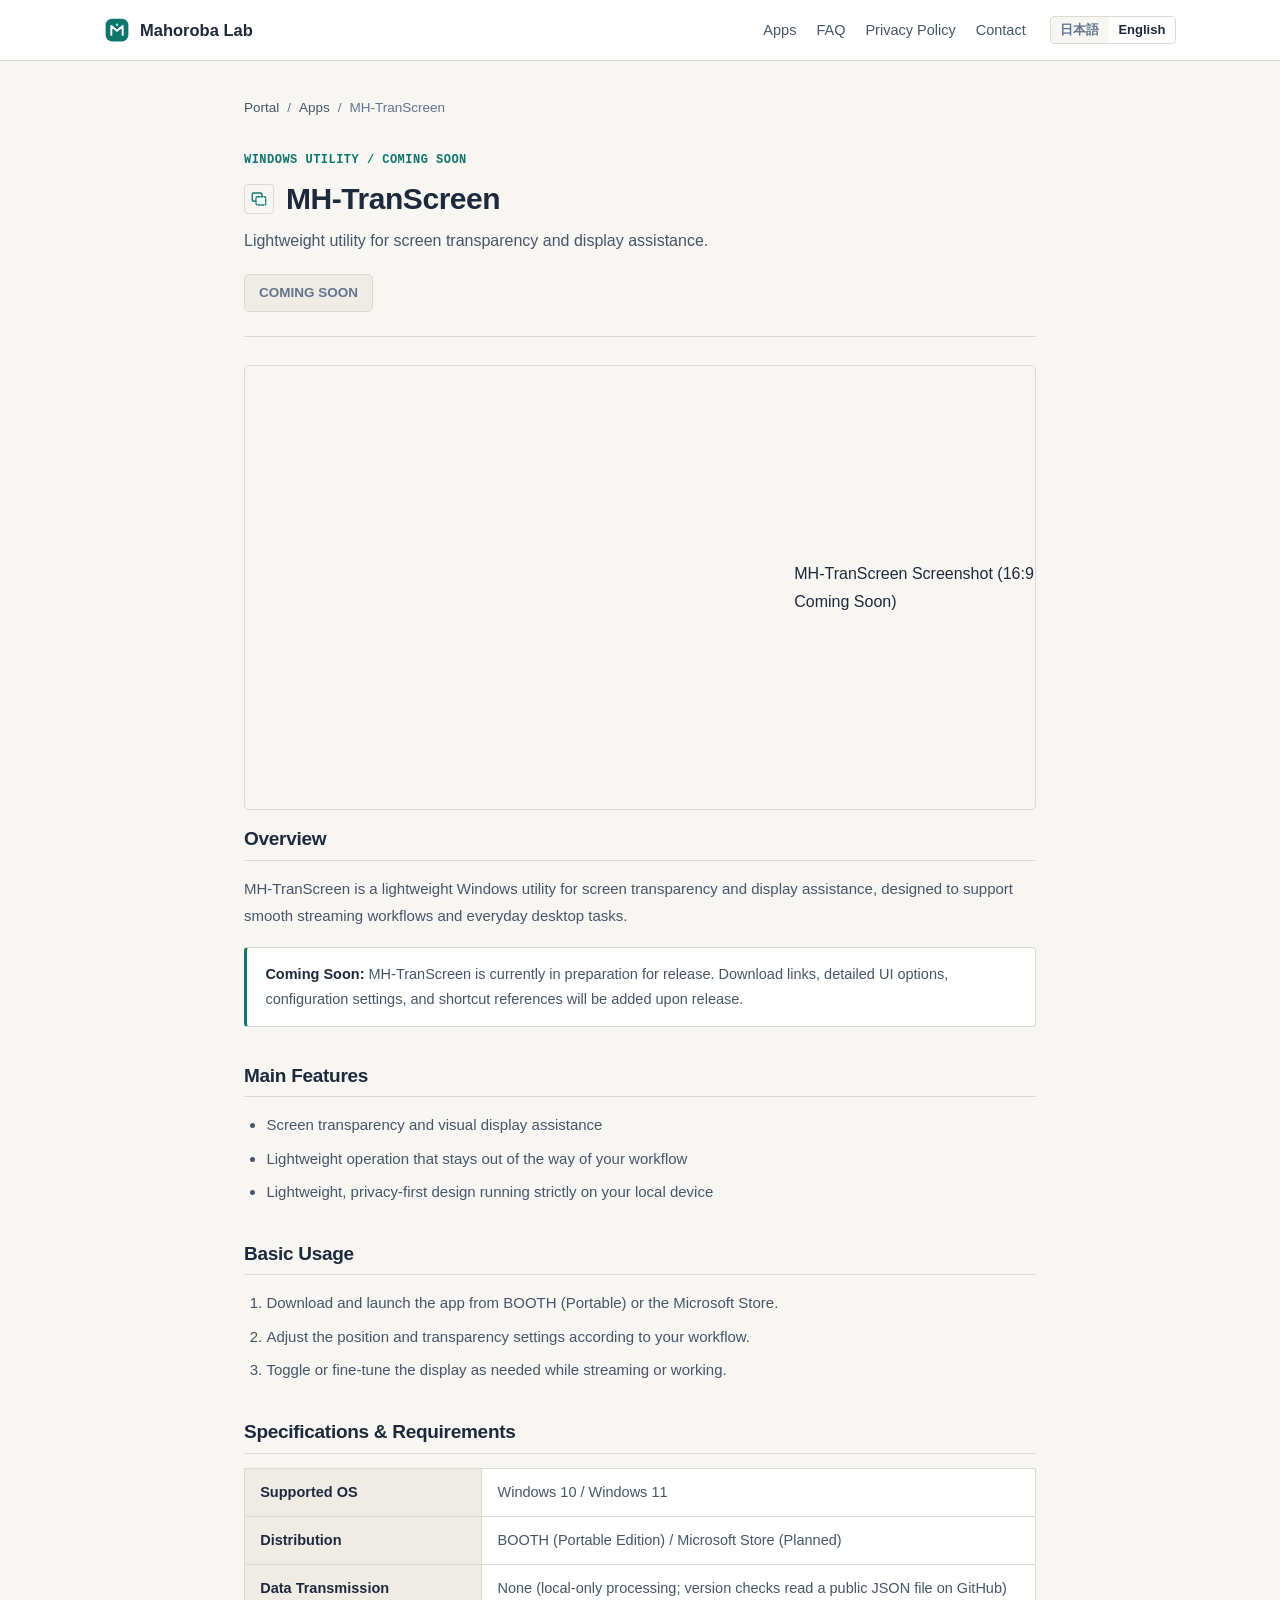
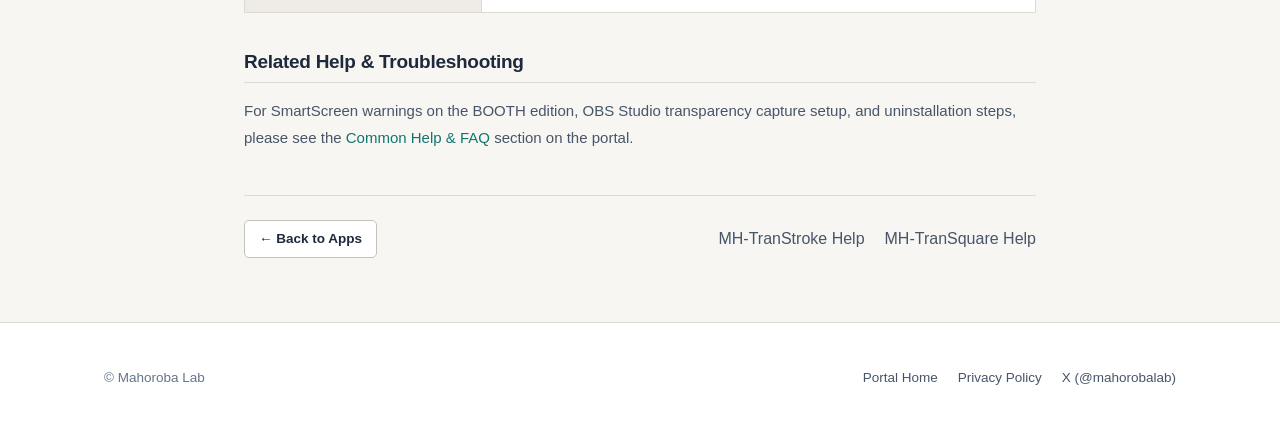
<file: en/apps/mhtranscreen.html>
<!DOCTYPE html>
<html lang="en">
<head>
  <meta charset="UTF-8">
  <meta name="viewport" content="width=device-width, initial-scale=1.0">
  <title>MH-TranScreen Help &amp; User Guide | Mahoroba Lab</title>
  <meta name="description" content="Official help and user guide for MH-TranScreen, a lightweight utility for screen transparency and display assistance.">
  <link rel="stylesheet" href="../../assets/css/style.css">
</head>
<body>
  <header class="site-header">
    <div class="container header-inner">
      <a href="../index.html" class="brand-link">
        <svg class="brand-mark-svg" viewBox="0 0 32 32" fill="none" aria-hidden="true">
          <rect x="2" y="2" width="28" height="28" rx="8" fill="#0F766E"/>
          <path d="M9 22V11L16 17L23 11V22" stroke="#FFFFFF" stroke-width="2.4" stroke-linecap="round" stroke-linejoin="round"/>
          <circle cx="16" cy="9.5" r="1.5" fill="#99F6E4"/>
        </svg>
        <span>Mahoroba Lab</span>
      </a>
      <div class="header-right">
        <nav class="site-nav" aria-label="Main navigation">
          <a href="../index.html#apps">Apps</a>
          <a href="../index.html#faq">FAQ</a>
          <a href="../index.html#privacy">Privacy Policy</a>
          <a href="../index.html#contact">Contact</a>
        </nav>
        <div class="lang-switch" aria-label="Language switcher">
          <a href="../../apps/mhtranscreen.html" lang="ja">日本語</a>
          <span class="lang-active" aria-current="page">English</span>
        </div>
      </div>
    </div>
  </header>

  <main class="doc-main">
    <div class="doc-container">
      <nav class="breadcrumb" aria-label="Breadcrumb">
        <a href="../index.html">Portal</a>
        <span aria-hidden="true">/</span>
        <a href="../index.html#apps">Apps</a>
        <span aria-hidden="true">/</span>
        <span>MH-TranScreen</span>
      </nav>

      <header class="doc-header">
        <span class="doc-label">Windows Utility / COMING SOON</span>
        <div class="doc-title-row">
          <span class="app-icon-box" aria-hidden="true">
            <svg viewBox="0 0 24 24" fill="none" stroke="currentColor" stroke-width="1.8" stroke-linecap="round" stroke-linejoin="round">
              <rect x="3" y="4" width="13" height="11" rx="2"/>
              <rect x="8" y="9" width="13" height="11" rx="2" fill="#F0FDFA" stroke-dasharray="2.5 2"/>
            </svg>
          </span>
          <h1 class="doc-title">MH-TranScreen</h1>
        </div>
        <p class="doc-subtitle">Lightweight utility for screen transparency and display assistance.</p>
        <div class="doc-download-bar">
          <span class="btn btn-disabled" aria-disabled="true">COMING SOON</span>
        </div>
      </header>

      <div class="screenshot-frame" aria-label="MH-TranScreen screenshot placeholder">
        <svg viewBox="0 0 24 24" fill="none" stroke-width="1.5" aria-hidden="true">
          <rect x="3" y="5" width="18" height="14" rx="2" />
          <circle cx="8.5" cy="10.5" r="1.5" />
          <path d="M21 15l-4.5-4.5L9 18" />
        </svg>
        <span>MH-TranScreen Screenshot (16:9 Coming Soon)</span>
      </div>

      <section class="doc-section">
        <h2>Overview</h2>
        <p>
          MH-TranScreen is a lightweight Windows utility for screen transparency and display assistance, designed to support smooth streaming workflows and everyday desktop tasks.
        </p>
        <div class="callout">
          <strong>Coming Soon:</strong> MH-TranScreen is currently in preparation for release. Download links, detailed UI options, configuration settings, and shortcut references will be added upon release.
        </div>
      </section>

      <section class="doc-section">
        <h2>Main Features</h2>
        <ul>
          <li>Screen transparency and visual display assistance</li>
          <li>Lightweight operation that stays out of the way of your workflow</li>
          <li>Lightweight, privacy-first design running strictly on your local device</li>
        </ul>
      </section>

      <section class="doc-section">
        <h2>Basic Usage</h2>
        <ol>
          <li>Download and launch the app from BOOTH (Portable) or the Microsoft Store.</li>
          <li>Adjust the position and transparency settings according to your workflow.</li>
          <li>Toggle or fine-tune the display as needed while streaming or working.</li>
        </ol>
      </section>

      <section class="doc-section">
        <h2>Specifications &amp; Requirements</h2>
        <table class="spec-table">
          <tbody>
            <tr>
              <th>Supported OS</th>
              <td>Windows 10 / Windows 11</td>
            </tr>
            <tr>
              <th>Distribution</th>
              <td>BOOTH (Portable Edition) / Microsoft Store (Planned)</td>
            </tr>
            <tr>
              <th>Data Transmission</th>
              <td>None (local-only processing; version checks read a public JSON file on GitHub)</td>
            </tr>
          </tbody>
        </table>
      </section>

      <section class="doc-section">
        <h2>Related Help &amp; Troubleshooting</h2>
        <p>
          For SmartScreen warnings on the BOOTH edition, OBS Studio transparency capture setup, and uninstallation steps, please see the <a href="../index.html#faq">Common Help &amp; FAQ</a> section on the portal.
        </p>
      </section>

      <nav class="doc-nav-footer" aria-label="Document navigation">
        <a href="../index.html#apps" class="btn btn-secondary">← Back to Apps</a>
        <div class="footer-links">
          <a href="mhtranstroke.html">MH-TranStroke Help</a>
          <a href="mhtransquare.html">MH-TranSquare Help</a>
        </div>
      </nav>
    </div>
  </main>

  <footer class="site-footer">
    <div class="container">
      <div class="footer-bottom" style="padding-top: 0;">
        <p>© Mahoroba Lab</p>
        <div class="footer-links">
          <a href="../index.html">Portal Home</a>
          <a href="../index.html#privacy">Privacy Policy</a>
          <a href="https://x.com/mahorobalab" target="_blank" rel="noopener noreferrer">X (@mahorobalab)</a>
        </div>
      </div>
    </div>
  </footer>
</body>
</html>
</file>
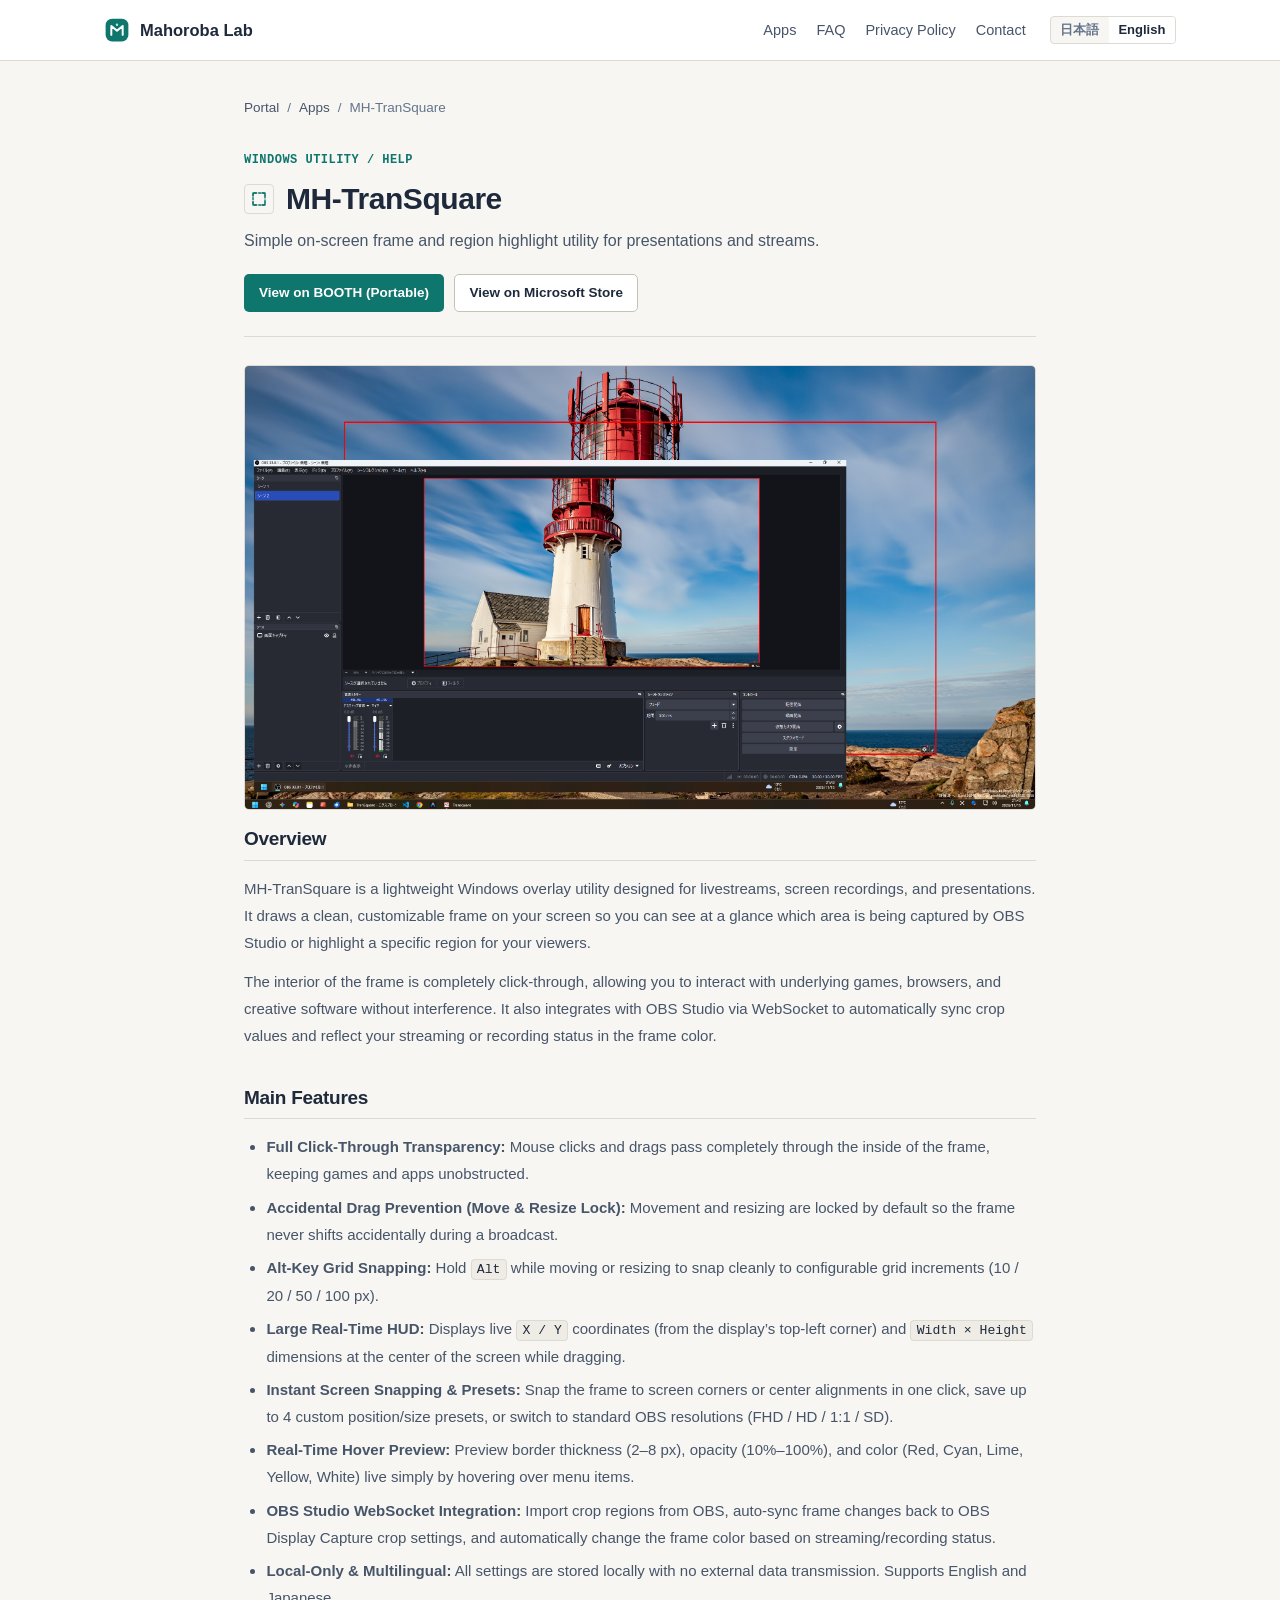
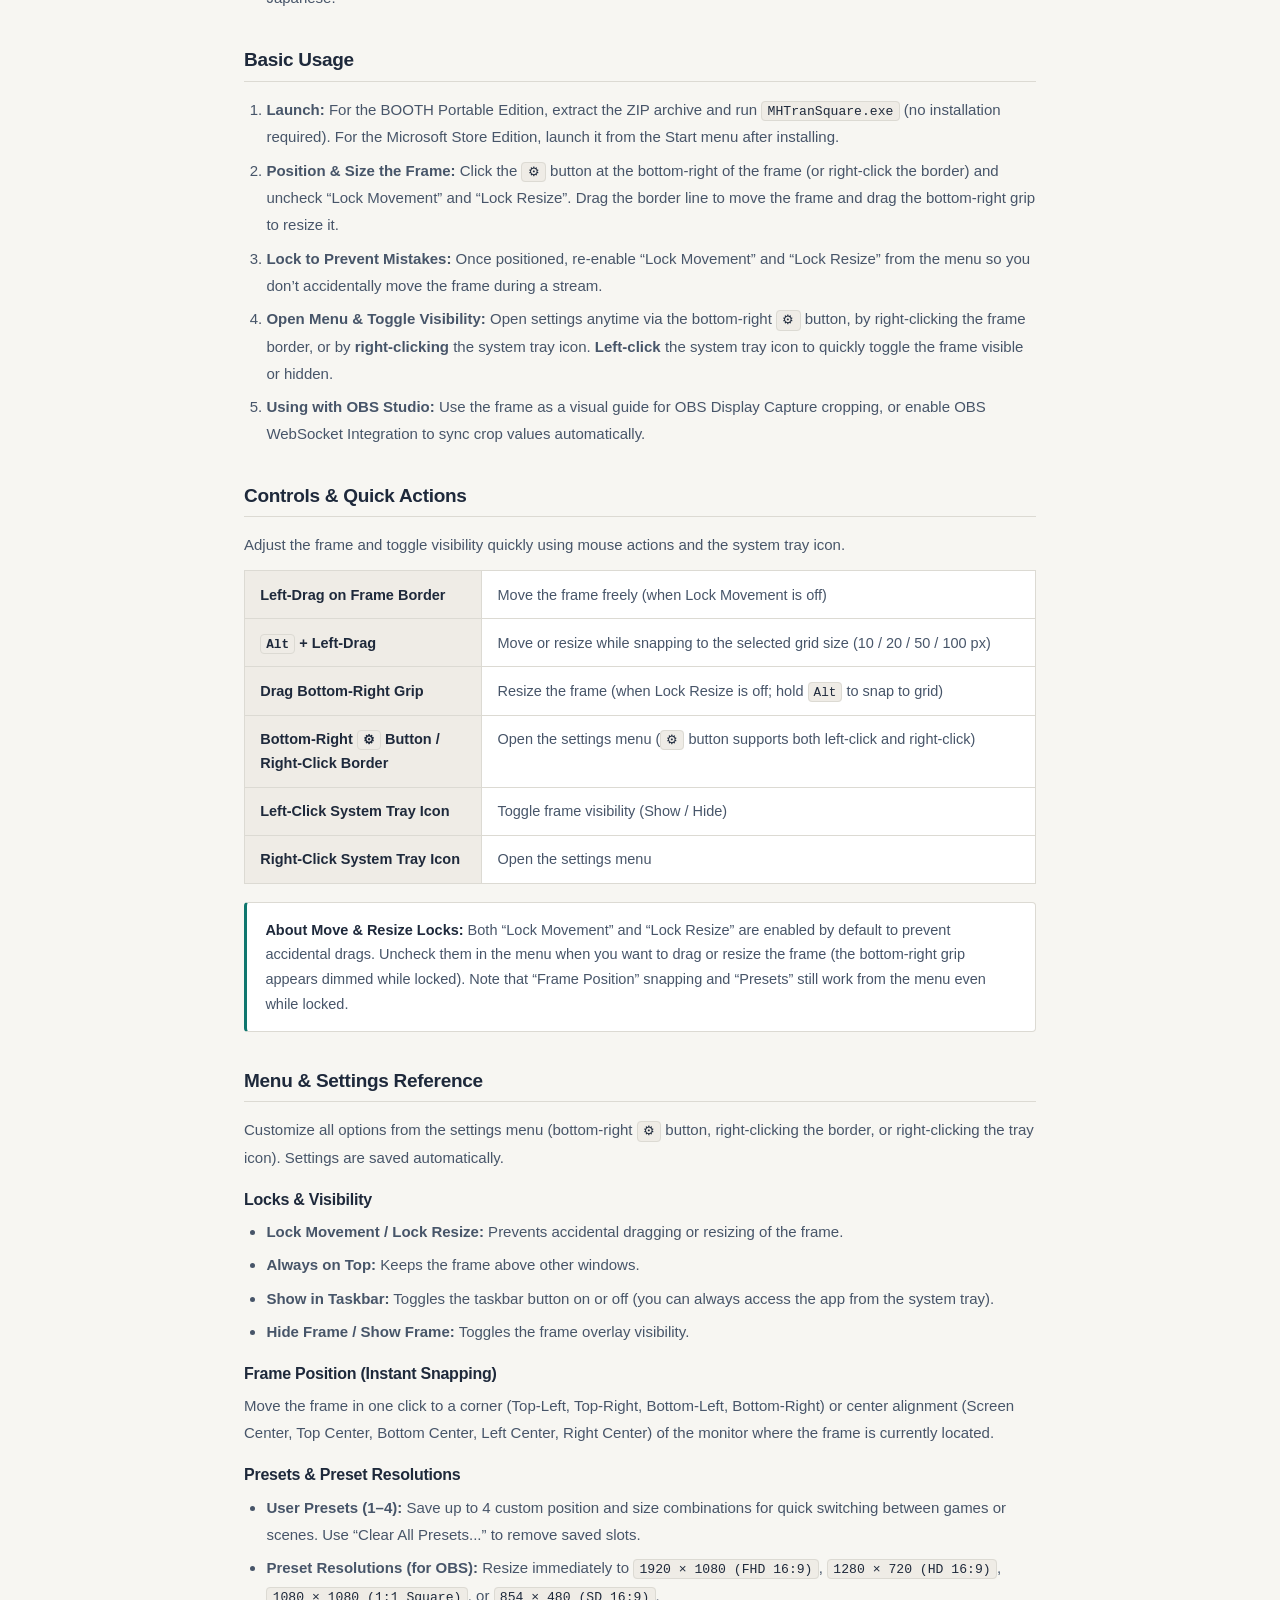
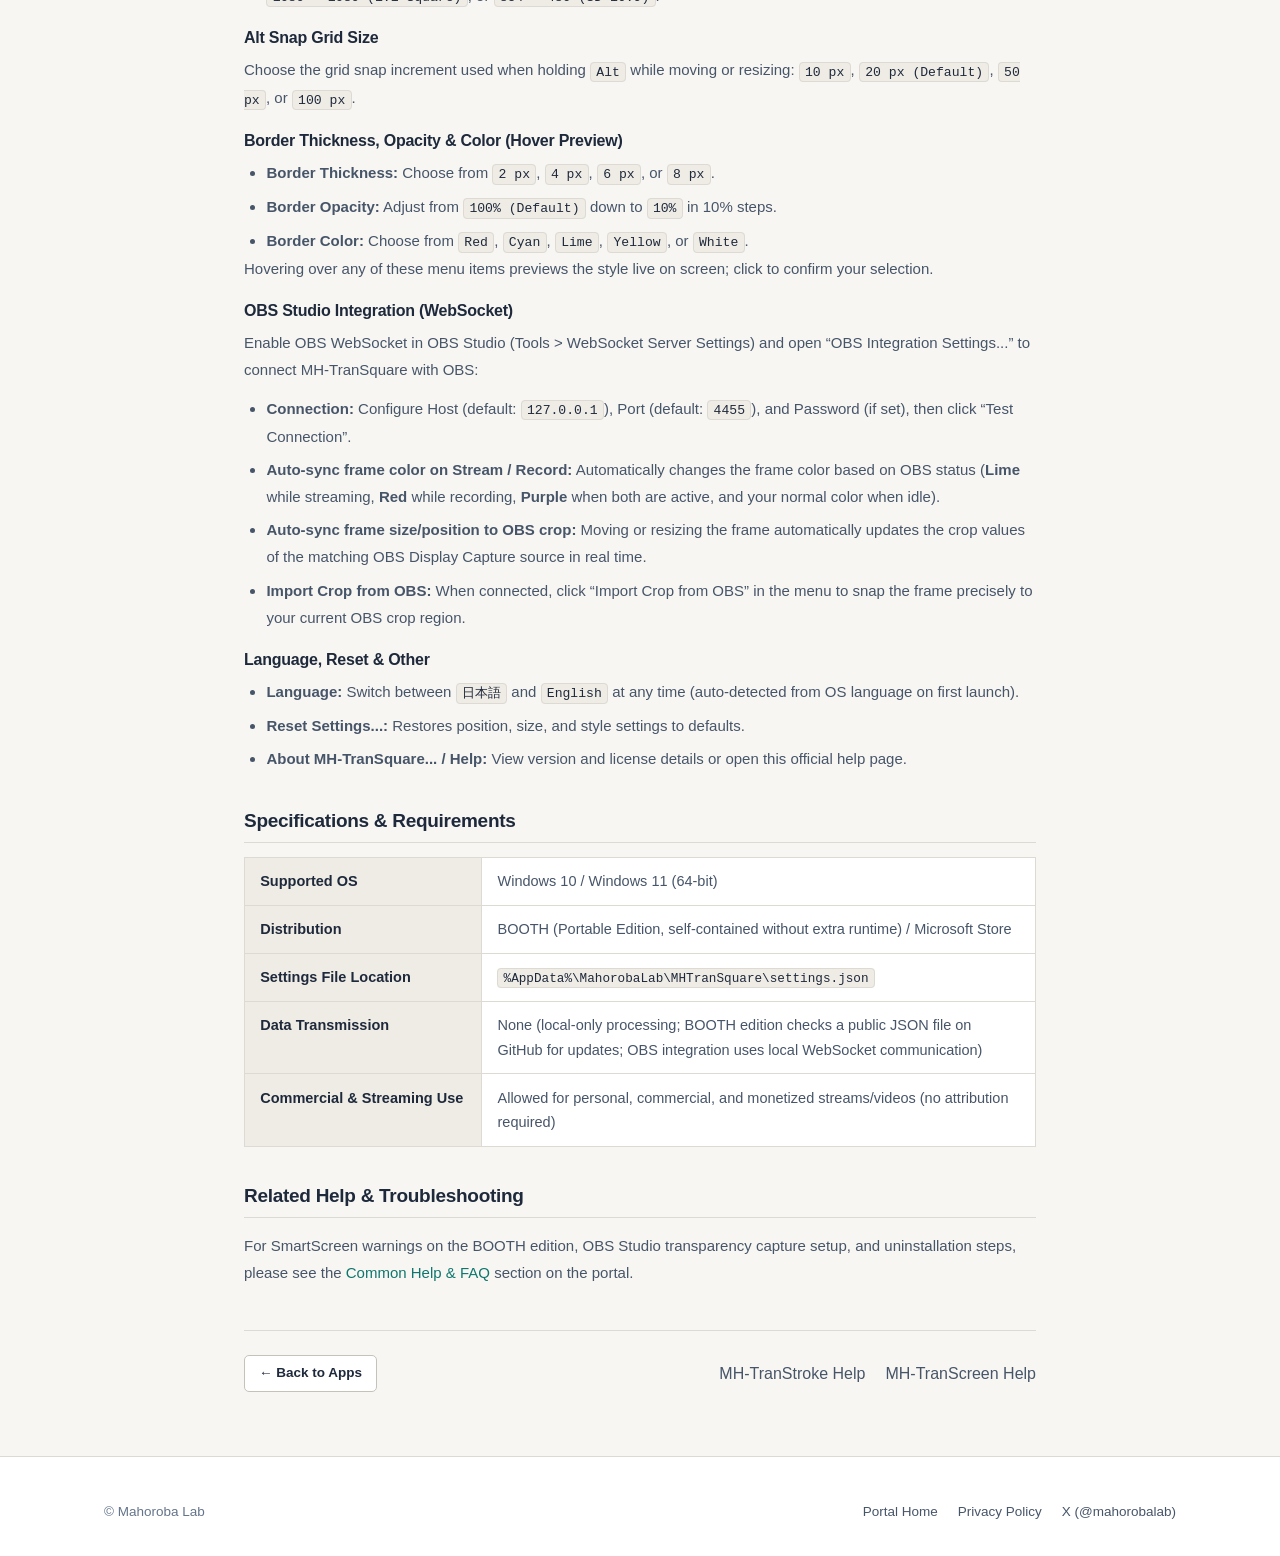
<file: en/apps/mhtransquare.html>
<!DOCTYPE html>
<html lang="en">
<head>
  <meta charset="UTF-8">
  <meta name="viewport" content="width=device-width, initial-scale=1.0">
  <title>MH-TranSquare Help &amp; User Guide | Mahoroba Lab</title>
  <meta name="description" content="Official help and user guide for MH-TranSquare, a click-through on-screen frame overlay tool for OBS streaming, recording, and presentations.">
  <link rel="stylesheet" href="../../assets/css/style.css">
</head>
<body>
  <header class="site-header">
    <div class="container header-inner">
      <a href="../index.html" class="brand-link">
        <svg class="brand-mark-svg" viewBox="0 0 32 32" fill="none" aria-hidden="true">
          <rect x="2" y="2" width="28" height="28" rx="8" fill="#0F766E"/>
          <path d="M9 22V11L16 17L23 11V22" stroke="#FFFFFF" stroke-width="2.4" stroke-linecap="round" stroke-linejoin="round"/>
          <circle cx="16" cy="9.5" r="1.5" fill="#99F6E4"/>
        </svg>
        <span>Mahoroba Lab</span>
      </a>
      <div class="header-right">
        <nav class="site-nav" aria-label="Main navigation">
          <a href="../index.html#apps">Apps</a>
          <a href="../index.html#faq">FAQ</a>
          <a href="../index.html#privacy">Privacy Policy</a>
          <a href="../index.html#contact">Contact</a>
        </nav>
        <div class="lang-switch" aria-label="Language switcher">
          <a href="../../apps/mhtransquare.html" lang="ja">日本語</a>
          <span class="lang-active" aria-current="page">English</span>
        </div>
      </div>
    </div>
  </header>

  <main class="doc-main">
    <div class="doc-container">
      <nav class="breadcrumb" aria-label="Breadcrumb">
        <a href="../index.html">Portal</a>
        <span aria-hidden="true">/</span>
        <a href="../index.html#apps">Apps</a>
        <span aria-hidden="true">/</span>
        <span>MH-TranSquare</span>
      </nav>

      <header class="doc-header">
        <span class="doc-label">Windows Utility / Help</span>
        <div class="doc-title-row">
          <span class="app-icon-box" aria-hidden="true">
            <svg viewBox="0 0 24 24" fill="none" stroke="currentColor" stroke-width="1.8" stroke-linecap="round" stroke-linejoin="round">
              <rect x="4" y="4" width="16" height="16" rx="2" stroke-dasharray="3 2.5"/>
              <path d="M4 8V4h4M16 4h4v4M4 16v4h4M16 20h4v-4"/>
            </svg>
          </span>
          <h1 class="doc-title">MH-TranSquare</h1>
        </div>
        <p class="doc-subtitle">Simple on-screen frame and region highlight utility for presentations and streams.</p>
        <div class="doc-download-bar">
          <a href="https://mahorobalab.booth.pm/items/9150259" target="_blank" rel="noopener noreferrer" class="btn btn-primary">View on BOOTH (Portable)</a>
          <a href="https://apps.microsoft.com/detail/9MWCC31HVM4F" target="_blank" rel="noopener noreferrer" class="btn btn-secondary">View on Microsoft Store</a>
        </div>
      </header>

      <div class="screenshot-frame">
        <img src="../../assets/images/mhtransquare.png" alt="MH-TranSquare screenshot" loading="lazy">
      </div>

      <section class="doc-section">
        <h2>Overview</h2>
        <p>
          MH-TranSquare is a lightweight Windows overlay utility designed for livestreams, screen recordings, and presentations. It draws a clean, customizable frame on your screen so you can see at a glance which area is being captured by OBS Studio or highlight a specific region for your viewers.
        </p>
        <p>
          The interior of the frame is completely click-through, allowing you to interact with underlying games, browsers, and creative software without interference. It also integrates with OBS Studio via WebSocket to automatically sync crop values and reflect your streaming or recording status in the frame color.
        </p>
      </section>

      <section class="doc-section">
        <h2>Main Features</h2>
        <ul>
          <li><strong>Full Click-Through Transparency:</strong> Mouse clicks and drags pass completely through the inside of the frame, keeping games and apps unobstructed.</li>
          <li><strong>Accidental Drag Prevention (Move &amp; Resize Lock):</strong> Movement and resizing are locked by default so the frame never shifts accidentally during a broadcast.</li>
          <li><strong>Alt-Key Grid Snapping:</strong> Hold <code>Alt</code> while moving or resizing to snap cleanly to configurable grid increments (10 / 20 / 50 / 100 px).</li>
          <li><strong>Large Real-Time HUD:</strong> Displays live <code>X / Y</code> coordinates (from the display&rsquo;s top-left corner) and <code>Width × Height</code> dimensions at the center of the screen while dragging.</li>
          <li><strong>Instant Screen Snapping &amp; Presets:</strong> Snap the frame to screen corners or center alignments in one click, save up to 4 custom position/size presets, or switch to standard OBS resolutions (FHD / HD / 1:1 / SD).</li>
          <li><strong>Real-Time Hover Preview:</strong> Preview border thickness (2–8 px), opacity (10%–100%), and color (Red, Cyan, Lime, Yellow, White) live simply by hovering over menu items.</li>
          <li><strong>OBS Studio WebSocket Integration:</strong> Import crop regions from OBS, auto-sync frame changes back to OBS Display Capture crop settings, and automatically change the frame color based on streaming/recording status.</li>
          <li><strong>Local-Only &amp; Multilingual:</strong> All settings are stored locally with no external data transmission. Supports English and Japanese.</li>
        </ul>
      </section>

      <section class="doc-section">
        <h2>Basic Usage</h2>
        <ol>
          <li><strong>Launch:</strong> For the BOOTH Portable Edition, extract the ZIP archive and run <code>MHTranSquare.exe</code> (no installation required). For the Microsoft Store Edition, launch it from the Start menu after installing.</li>
          <li><strong>Position &amp; Size the Frame:</strong> Click the <code>⚙</code> button at the bottom-right of the frame (or right-click the border) and uncheck &ldquo;Lock Movement&rdquo; and &ldquo;Lock Resize&rdquo;. Drag the border line to move the frame and drag the bottom-right grip to resize it.</li>
          <li><strong>Lock to Prevent Mistakes:</strong> Once positioned, re-enable &ldquo;Lock Movement&rdquo; and &ldquo;Lock Resize&rdquo; from the menu so you don&rsquo;t accidentally move the frame during a stream.</li>
          <li><strong>Open Menu &amp; Toggle Visibility:</strong> Open settings anytime via the bottom-right <code>⚙</code> button, by right-clicking the frame border, or by <strong>right-clicking</strong> the system tray icon. <strong>Left-click</strong> the system tray icon to quickly toggle the frame visible or hidden.</li>
          <li><strong>Using with OBS Studio:</strong> Use the frame as a visual guide for OBS Display Capture cropping, or enable OBS WebSocket Integration to sync crop values automatically.</li>
        </ol>
      </section>

      <section class="doc-section">
        <h2>Controls &amp; Quick Actions</h2>
        <p>
          Adjust the frame and toggle visibility quickly using mouse actions and the system tray icon.
        </p>
        <table class="spec-table">
          <tbody>
            <tr>
              <th>Left-Drag on Frame Border</th>
              <td>Move the frame freely (when Lock Movement is off)</td>
            </tr>
            <tr>
              <th><code>Alt</code> + Left-Drag</th>
              <td>Move or resize while snapping to the selected grid size (10 / 20 / 50 / 100 px)</td>
            </tr>
            <tr>
              <th>Drag Bottom-Right Grip</th>
              <td>Resize the frame (when Lock Resize is off; hold <code>Alt</code> to snap to grid)</td>
            </tr>
            <tr>
              <th>Bottom-Right <code>⚙</code> Button / Right-Click Border</th>
              <td>Open the settings menu (<code>⚙</code> button supports both left-click and right-click)</td>
            </tr>
            <tr>
              <th>Left-Click System Tray Icon</th>
              <td>Toggle frame visibility (Show / Hide)</td>
            </tr>
            <tr>
              <th>Right-Click System Tray Icon</th>
              <td>Open the settings menu</td>
            </tr>
          </tbody>
        </table>
        <div class="callout">
          <strong>About Move &amp; Resize Locks:</strong> Both &ldquo;Lock Movement&rdquo; and &ldquo;Lock Resize&rdquo; are enabled by default to prevent accidental drags. Uncheck them in the menu when you want to drag or resize the frame (the bottom-right grip appears dimmed while locked). Note that &ldquo;Frame Position&rdquo; snapping and &ldquo;Presets&rdquo; still work from the menu even while locked.
        </div>
      </section>

      <section class="doc-section">
        <h2>Menu &amp; Settings Reference</h2>
        <p>
          Customize all options from the settings menu (bottom-right <code>⚙</code> button, right-clicking the border, or right-clicking the tray icon). Settings are saved automatically.
        </p>

        <h3>Locks &amp; Visibility</h3>
        <ul>
          <li><strong>Lock Movement / Lock Resize:</strong> Prevents accidental dragging or resizing of the frame.</li>
          <li><strong>Always on Top:</strong> Keeps the frame above other windows.</li>
          <li><strong>Show in Taskbar:</strong> Toggles the taskbar button on or off (you can always access the app from the system tray).</li>
          <li><strong>Hide Frame / Show Frame:</strong> Toggles the frame overlay visibility.</li>
        </ul>

        <h3>Frame Position (Instant Snapping)</h3>
        <p>
          Move the frame in one click to a corner (Top-Left, Top-Right, Bottom-Left, Bottom-Right) or center alignment (Screen Center, Top Center, Bottom Center, Left Center, Right Center) of the monitor where the frame is currently located.
        </p>

        <h3>Presets &amp; Preset Resolutions</h3>
        <ul>
          <li><strong>User Presets (1–4):</strong> Save up to 4 custom position and size combinations for quick switching between games or scenes. Use &ldquo;Clear All Presets...&rdquo; to remove saved slots.</li>
          <li><strong>Preset Resolutions (for OBS):</strong> Resize immediately to <code>1920 × 1080 (FHD 16:9)</code>, <code>1280 × 720 (HD 16:9)</code>, <code>1080 × 1080 (1:1 Square)</code>, or <code>854 × 480 (SD 16:9)</code>.</li>
        </ul>

        <h3>Alt Snap Grid Size</h3>
        <p>
          Choose the grid snap increment used when holding <code>Alt</code> while moving or resizing: <code>10 px</code>, <code>20 px (Default)</code>, <code>50 px</code>, or <code>100 px</code>.
        </p>

        <h3>Border Thickness, Opacity &amp; Color (Hover Preview)</h3>
        <ul>
          <li><strong>Border Thickness:</strong> Choose from <code>2 px</code>, <code>4 px</code>, <code>6 px</code>, or <code>8 px</code>.</li>
          <li><strong>Border Opacity:</strong> Adjust from <code>100% (Default)</code> down to <code>10%</code> in 10% steps.</li>
          <li><strong>Border Color:</strong> Choose from <code>Red</code>, <code>Cyan</code>, <code>Lime</code>, <code>Yellow</code>, or <code>White</code>.</li>
        </ul>
        <p>
          Hovering over any of these menu items previews the style live on screen; click to confirm your selection.
        </p>

        <h3>OBS Studio Integration (WebSocket)</h3>
        <p>
          Enable OBS WebSocket in OBS Studio (Tools &gt; WebSocket Server Settings) and open &ldquo;OBS Integration Settings...&rdquo; to connect MH-TranSquare with OBS:
        </p>
        <ul>
          <li><strong>Connection:</strong> Configure Host (default: <code>127.0.0.1</code>), Port (default: <code>4455</code>), and Password (if set), then click &ldquo;Test Connection&rdquo;.</li>
          <li><strong>Auto-sync frame color on Stream / Record:</strong> Automatically changes the frame color based on OBS status (<strong>Lime</strong> while streaming, <strong>Red</strong> while recording, <strong>Purple</strong> when both are active, and your normal color when idle).</li>
          <li><strong>Auto-sync frame size/position to OBS crop:</strong> Moving or resizing the frame automatically updates the crop values of the matching OBS Display Capture source in real time.</li>
          <li><strong>Import Crop from OBS:</strong> When connected, click &ldquo;Import Crop from OBS&rdquo; in the menu to snap the frame precisely to your current OBS crop region.</li>
        </ul>

        <h3>Language, Reset &amp; Other</h3>
        <ul>
          <li><strong>Language:</strong> Switch between <code>日本語</code> and <code>English</code> at any time (auto-detected from OS language on first launch).</li>
          <li><strong>Reset Settings...:</strong> Restores position, size, and style settings to defaults.</li>
          <li><strong>About MH-TranSquare... / Help:</strong> View version and license details or open this official help page.</li>
        </ul>
      </section>

      <section class="doc-section">
        <h2>Specifications &amp; Requirements</h2>
        <table class="spec-table">
          <tbody>
            <tr>
              <th>Supported OS</th>
              <td>Windows 10 / Windows 11 (64-bit)</td>
            </tr>
            <tr>
              <th>Distribution</th>
              <td>BOOTH (Portable Edition, self-contained without extra runtime) / Microsoft Store</td>
            </tr>
            <tr>
              <th>Settings File Location</th>
              <td><code>%AppData%\MahorobaLab\MHTranSquare\settings.json</code></td>
            </tr>
            <tr>
              <th>Data Transmission</th>
              <td>None (local-only processing; BOOTH edition checks a public JSON file on GitHub for updates; OBS integration uses local WebSocket communication)</td>
            </tr>
            <tr>
              <th>Commercial &amp; Streaming Use</th>
              <td>Allowed for personal, commercial, and monetized streams/videos (no attribution required)</td>
            </tr>
          </tbody>
        </table>
      </section>

      <section class="doc-section">
        <h2>Related Help &amp; Troubleshooting</h2>
        <p>
          For SmartScreen warnings on the BOOTH edition, OBS Studio transparency capture setup, and uninstallation steps, please see the <a href="../index.html#faq">Common Help &amp; FAQ</a> section on the portal.
        </p>
      </section>

      <nav class="doc-nav-footer" aria-label="Document navigation">
        <a href="../index.html#apps" class="btn btn-secondary">← Back to Apps</a>
        <div class="footer-links">
          <a href="mhtranstroke.html">MH-TranStroke Help</a>
          <a href="mhtranscreen.html">MH-TranScreen Help</a>
        </div>
      </nav>
    </div>
  </main>

  <footer class="site-footer">
    <div class="container">
      <div class="footer-bottom" style="padding-top: 0;">
        <p>© Mahoroba Lab</p>
        <div class="footer-links">
          <a href="../index.html">Portal Home</a>
          <a href="../index.html#privacy">Privacy Policy</a>
          <a href="https://x.com/mahorobalab" target="_blank" rel="noopener noreferrer">X (@mahorobalab)</a>
        </div>
      </div>
    </div>
  </footer>
</body>
</html>
</file>
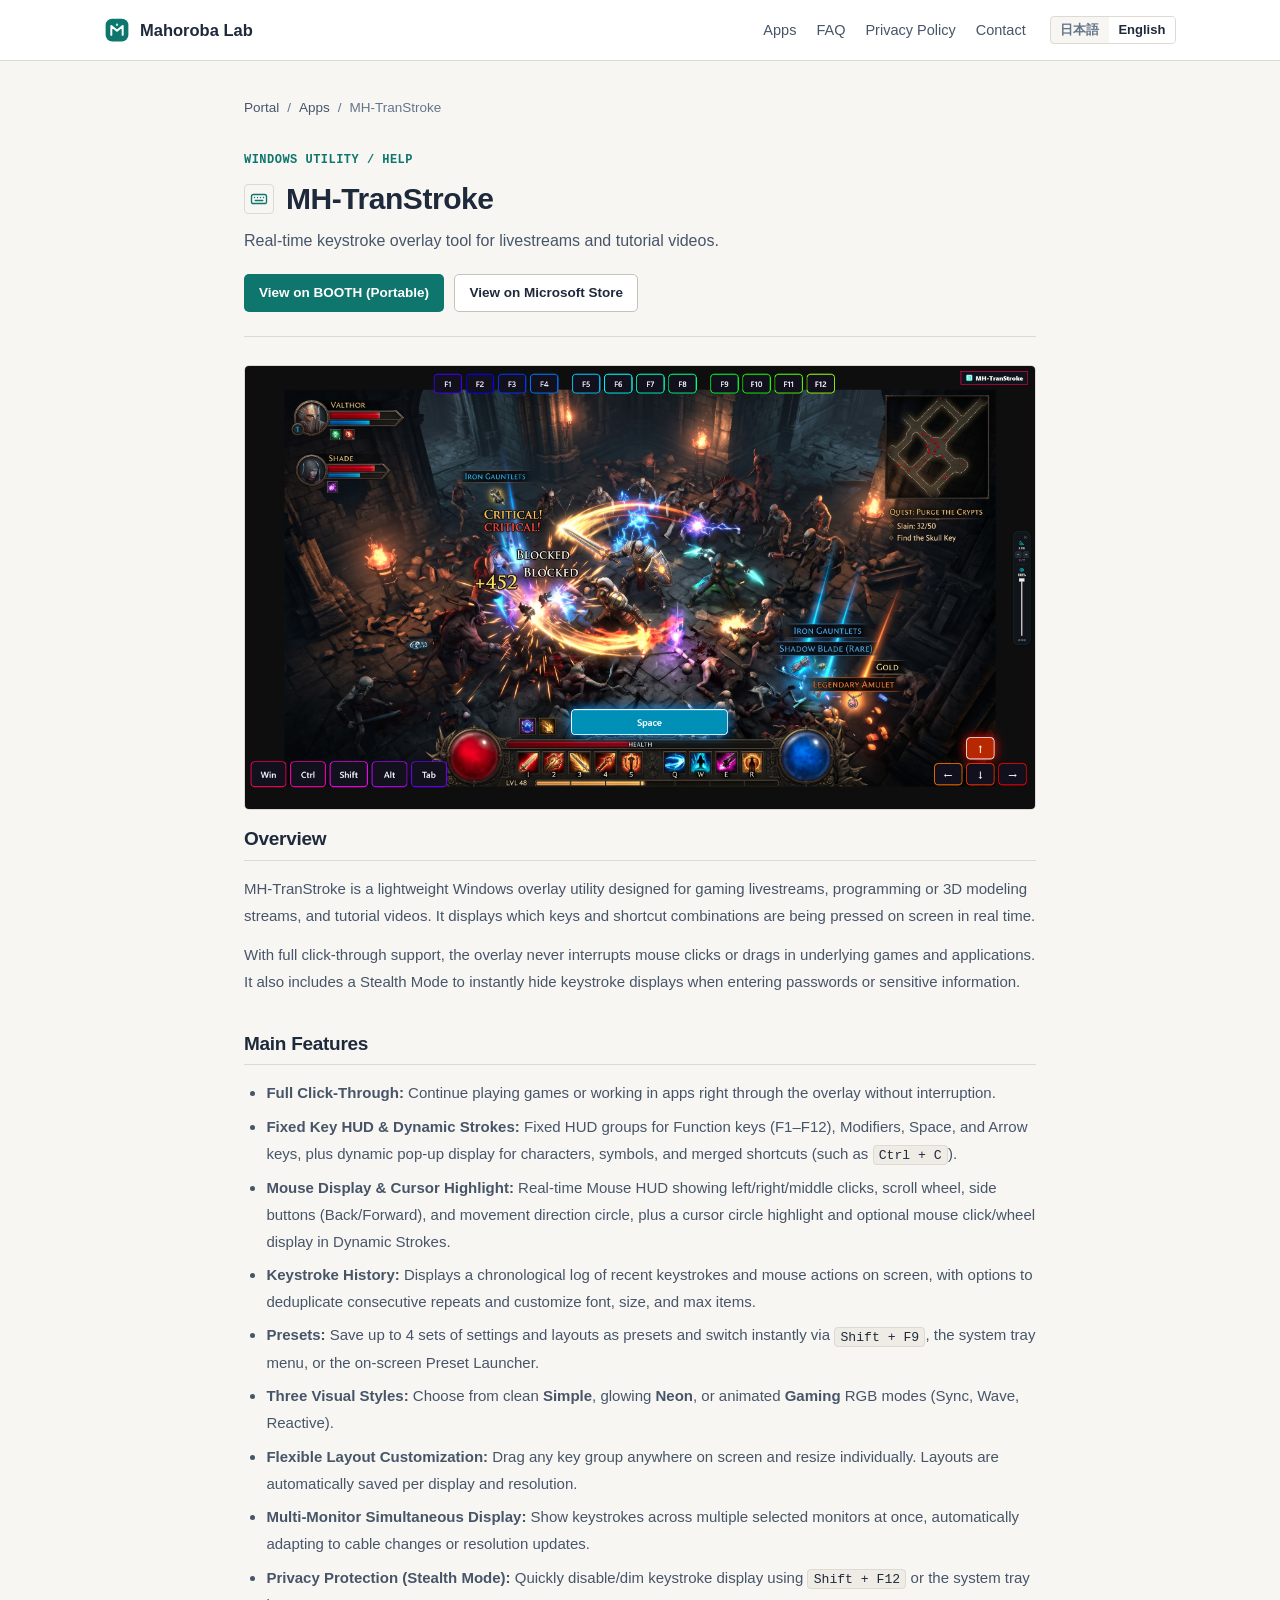
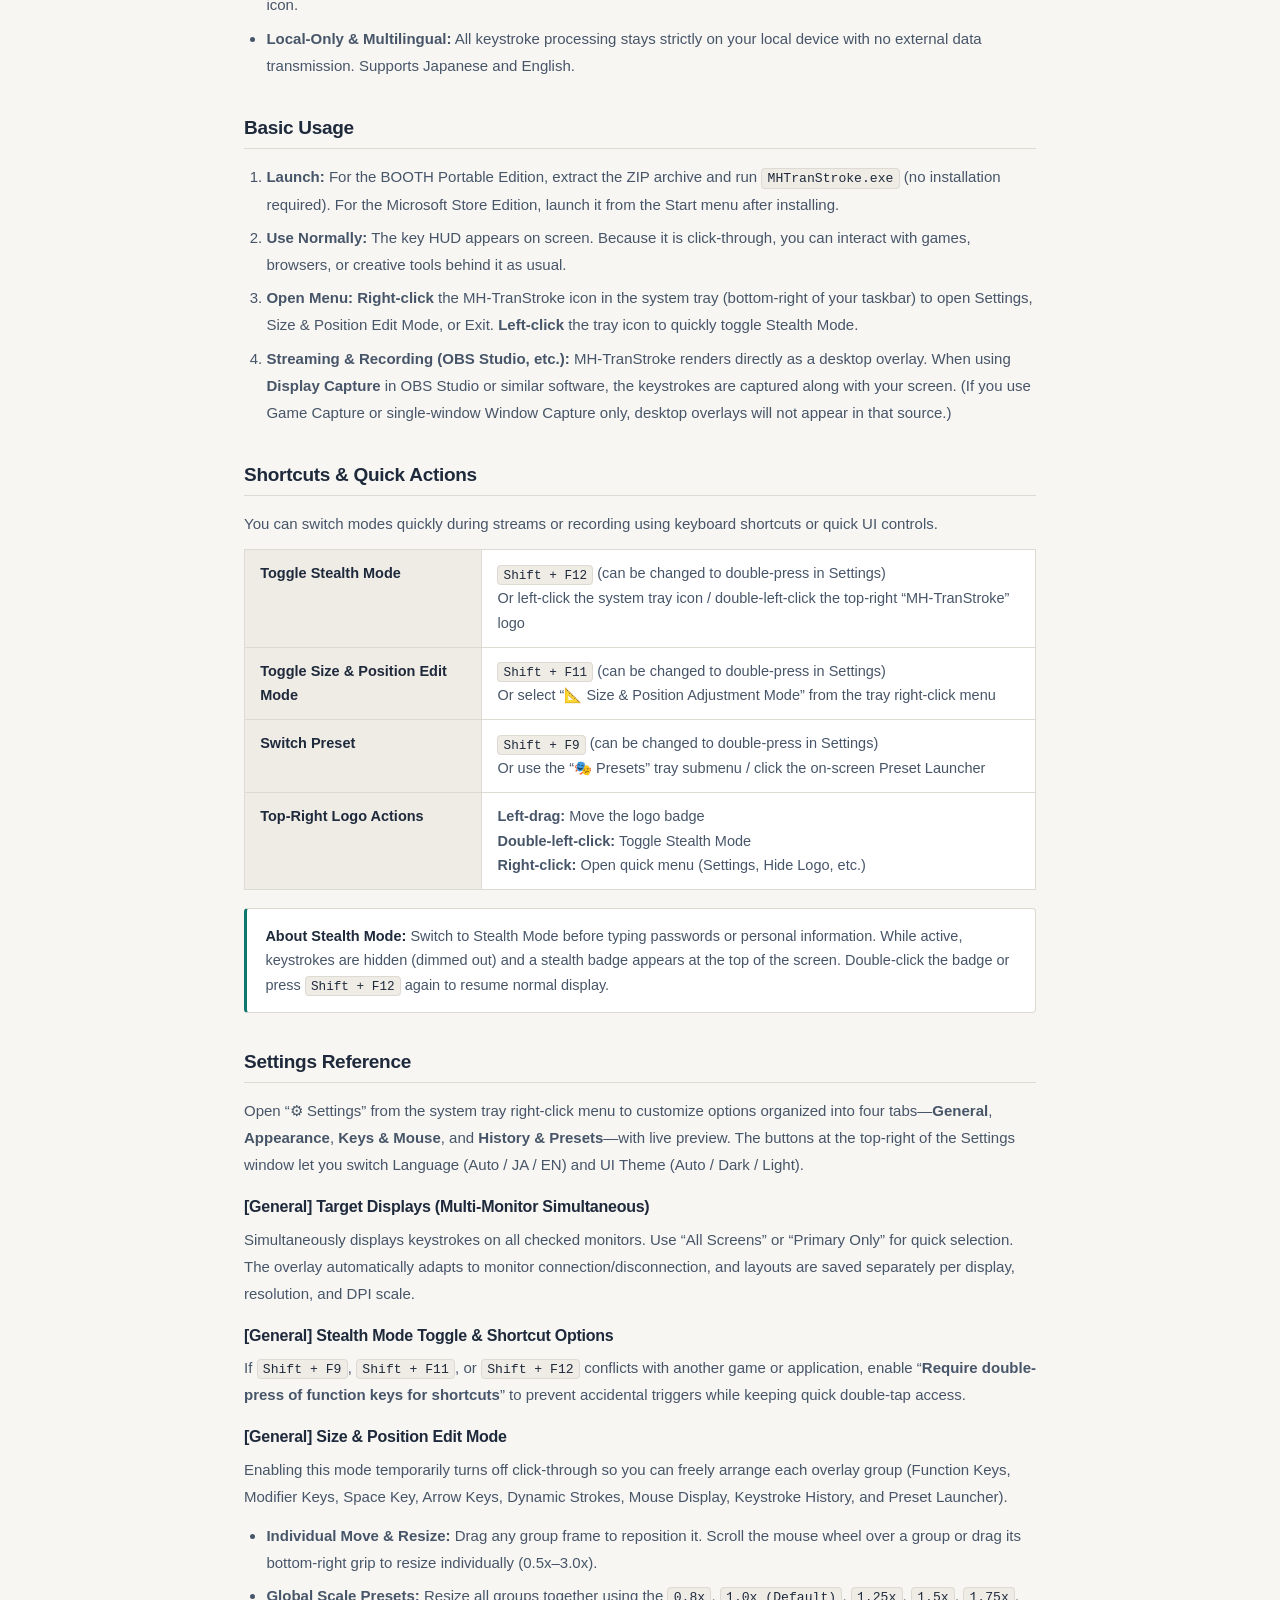
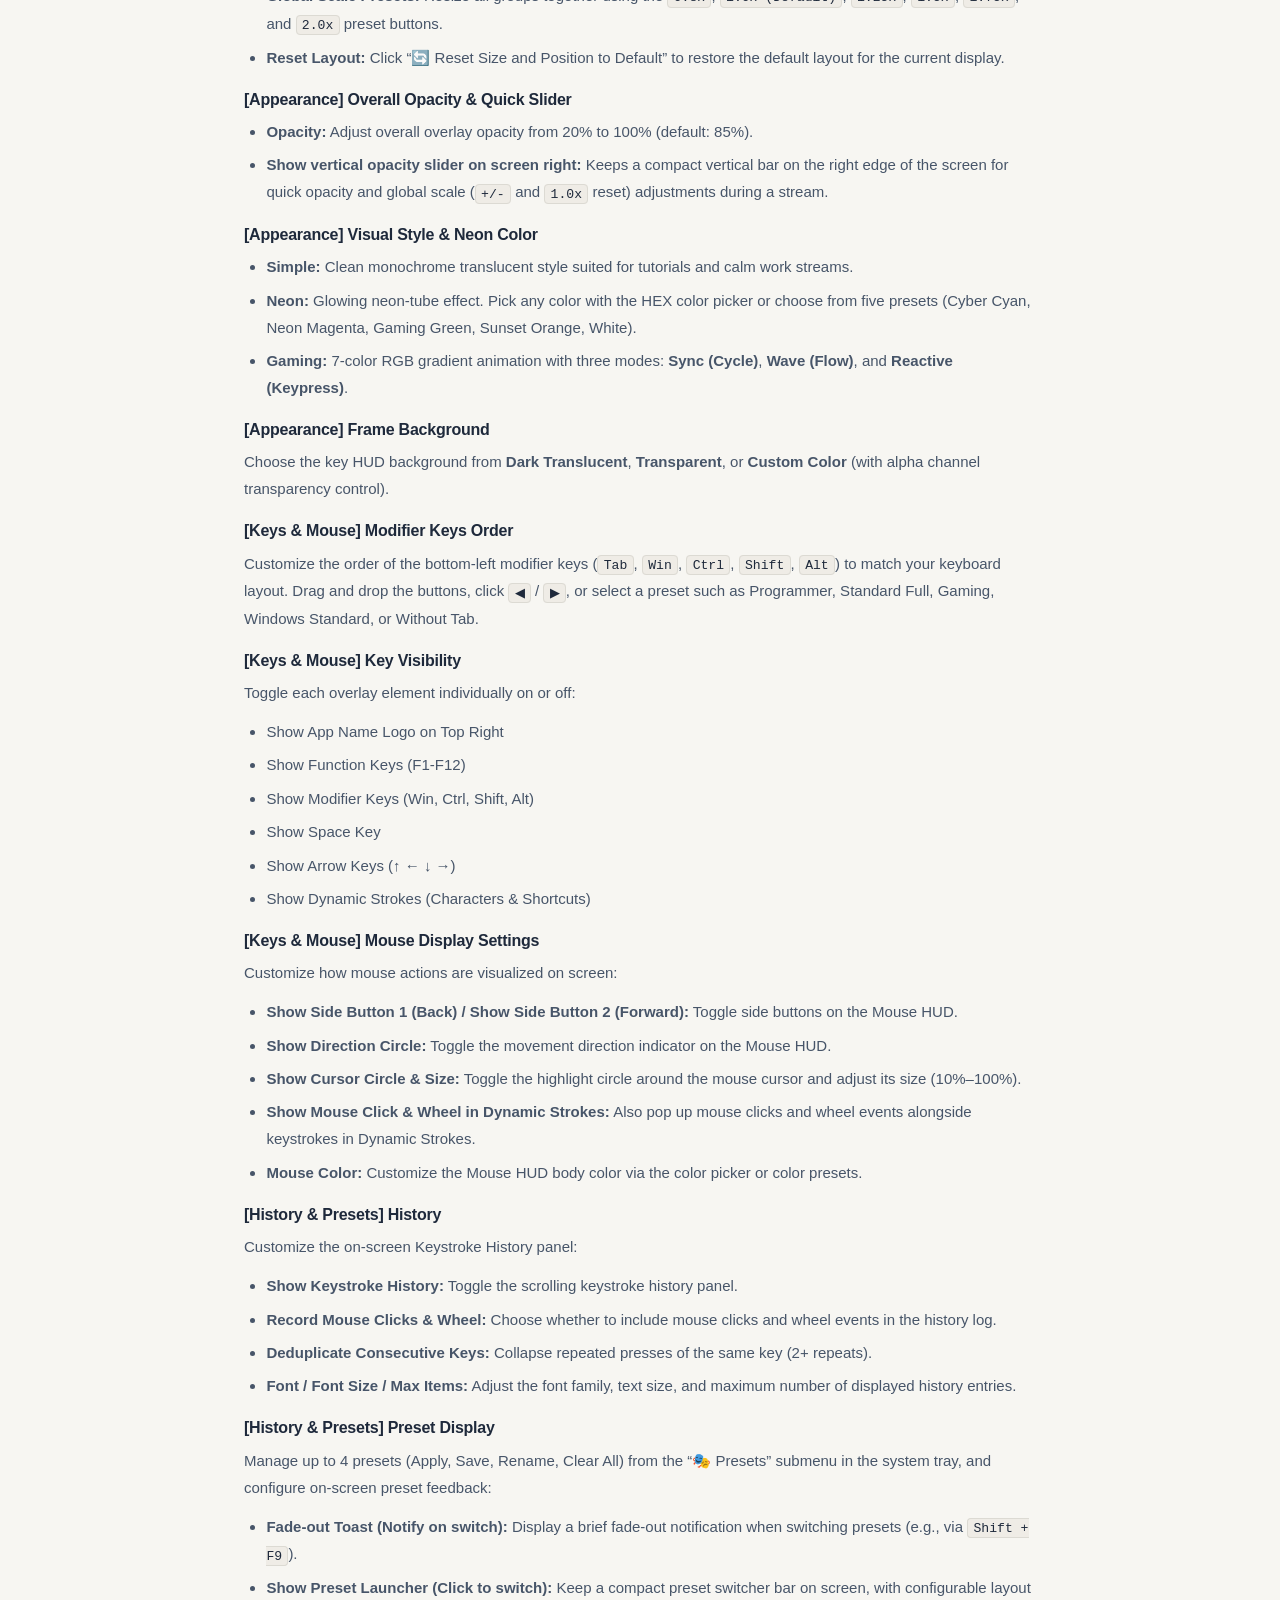
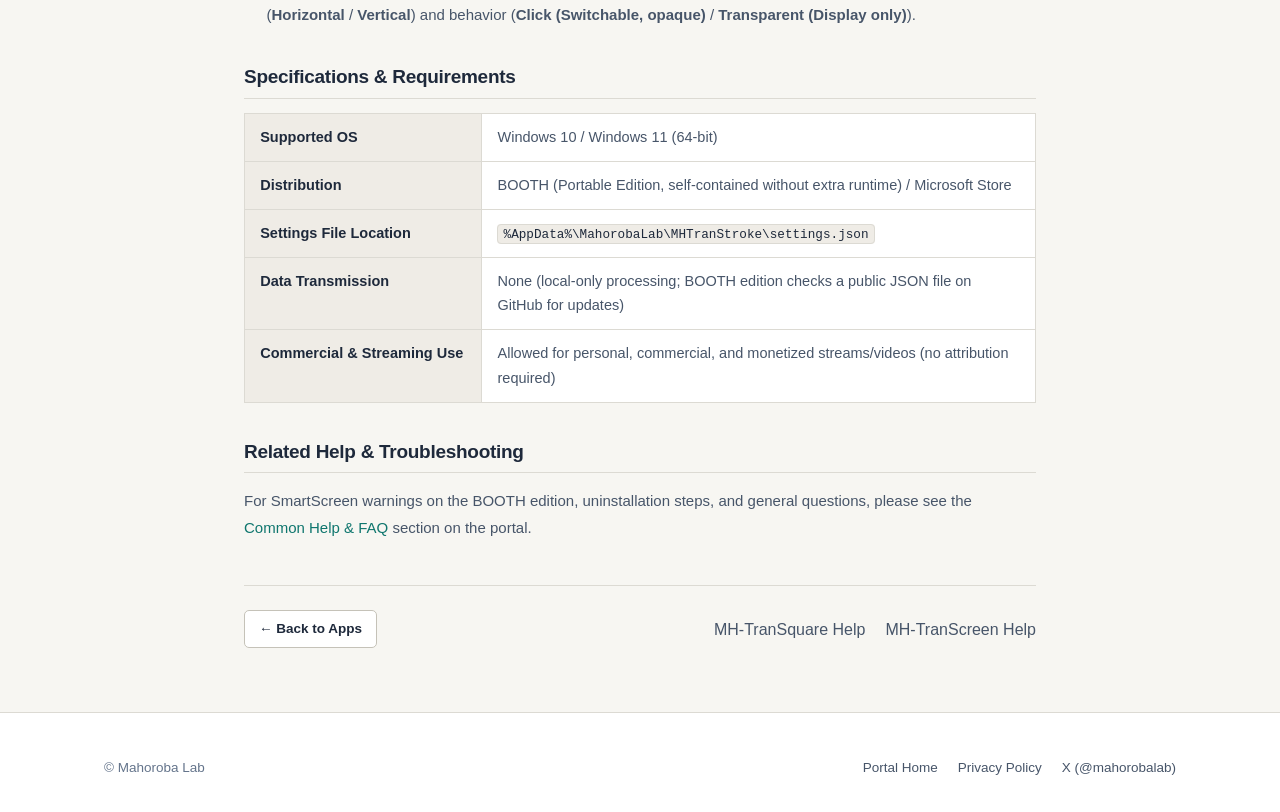
<file: en/apps/mhtranstroke.html>
<!DOCTYPE html>
<html lang="en">
<head>
  <meta charset="UTF-8">
  <meta name="viewport" content="width=device-width, initial-scale=1.0">
  <title>MH-TranStroke Help &amp; User Guide | Mahoroba Lab</title>
  <meta name="description" content="Official help and user guide for MH-TranStroke, a real-time keystroke overlay tool for livestreams and tutorial videos.">
  <link rel="stylesheet" href="../../assets/css/style.css">
</head>
<body>
  <header class="site-header">
    <div class="container header-inner">
      <a href="../index.html" class="brand-link">
        <svg class="brand-mark-svg" viewBox="0 0 32 32" fill="none" aria-hidden="true">
          <rect x="2" y="2" width="28" height="28" rx="8" fill="#0F766E"/>
          <path d="M9 22V11L16 17L23 11V22" stroke="#FFFFFF" stroke-width="2.4" stroke-linecap="round" stroke-linejoin="round"/>
          <circle cx="16" cy="9.5" r="1.5" fill="#99F6E4"/>
        </svg>
        <span>Mahoroba Lab</span>
      </a>
      <div class="header-right">
        <nav class="site-nav" aria-label="Main navigation">
          <a href="../index.html#apps">Apps</a>
          <a href="../index.html#faq">FAQ</a>
          <a href="../index.html#privacy">Privacy Policy</a>
          <a href="../index.html#contact">Contact</a>
        </nav>
        <div class="lang-switch" aria-label="Language switcher">
          <a href="../../apps/mhtranstroke.html" lang="ja">日本語</a>
          <span class="lang-active" aria-current="page">English</span>
        </div>
      </div>
    </div>
  </header>

  <main class="doc-main">
    <div class="doc-container">
      <nav class="breadcrumb" aria-label="Breadcrumb">
        <a href="../index.html">Portal</a>
        <span aria-hidden="true">/</span>
        <a href="../index.html#apps">Apps</a>
        <span aria-hidden="true">/</span>
        <span>MH-TranStroke</span>
      </nav>

      <header class="doc-header">
        <span class="doc-label">Windows Utility / Help</span>
        <div class="doc-title-row">
          <span class="app-icon-box" aria-hidden="true">
            <svg viewBox="0 0 24 24" fill="none" stroke="currentColor" stroke-width="1.8" stroke-linecap="round" stroke-linejoin="round">
              <rect x="2" y="6" width="20" height="12" rx="2.5"/>
              <path d="M6 10h.01M10 10h.01M14 10h.01M18 10h.01M7 14h10"/>
            </svg>
          </span>
          <h1 class="doc-title">MH-TranStroke</h1>
        </div>
        <p class="doc-subtitle">Real-time keystroke overlay tool for livestreams and tutorial videos.</p>
        <div class="doc-download-bar">
          <a href="https://mahorobalab.booth.pm/items/9150270" target="_blank" rel="noopener noreferrer" class="btn btn-primary">View on BOOTH (Portable)</a>
          <a href="https://apps.microsoft.com/detail/9N3MZCJGKTMC" target="_blank" rel="noopener noreferrer" class="btn btn-secondary">View on Microsoft Store</a>
        </div>
      </header>

      <div class="screenshot-frame">
        <img src="../../assets/images/mhtranstrorke.png" alt="MH-TranStroke screenshot" loading="lazy">
      </div>

      <section class="doc-section">
        <h2>Overview</h2>
        <p>
          MH-TranStroke is a lightweight Windows overlay utility designed for gaming livestreams, programming or 3D modeling streams, and tutorial videos. It displays which keys and shortcut combinations are being pressed on screen in real time.
        </p>
        <p>
          With full click-through support, the overlay never interrupts mouse clicks or drags in underlying games and applications. It also includes a Stealth Mode to instantly hide keystroke displays when entering passwords or sensitive information.
        </p>
      </section>

      <section class="doc-section">
        <h2>Main Features</h2>
        <ul>
          <li><strong>Full Click-Through:</strong> Continue playing games or working in apps right through the overlay without interruption.</li>
          <li><strong>Fixed Key HUD &amp; Dynamic Strokes:</strong> Fixed HUD groups for Function keys (F1–F12), Modifiers, Space, and Arrow keys, plus dynamic pop-up display for characters, symbols, and merged shortcuts (such as <code>Ctrl + C</code>).</li>
          <li><strong>Mouse Display &amp; Cursor Highlight:</strong> Real-time Mouse HUD showing left/right/middle clicks, scroll wheel, side buttons (Back/Forward), and movement direction circle, plus a cursor circle highlight and optional mouse click/wheel display in Dynamic Strokes.</li>
          <li><strong>Keystroke History:</strong> Displays a chronological log of recent keystrokes and mouse actions on screen, with options to deduplicate consecutive repeats and customize font, size, and max items.</li>
          <li><strong>Presets:</strong> Save up to 4 sets of settings and layouts as presets and switch instantly via <code>Shift + F9</code>, the system tray menu, or the on-screen Preset Launcher.</li>
          <li><strong>Three Visual Styles:</strong> Choose from clean <strong>Simple</strong>, glowing <strong>Neon</strong>, or animated <strong>Gaming</strong> RGB modes (Sync, Wave, Reactive).</li>
          <li><strong>Flexible Layout Customization:</strong> Drag any key group anywhere on screen and resize individually. Layouts are automatically saved per display and resolution.</li>
          <li><strong>Multi-Monitor Simultaneous Display:</strong> Show keystrokes across multiple selected monitors at once, automatically adapting to cable changes or resolution updates.</li>
          <li><strong>Privacy Protection (Stealth Mode):</strong> Quickly disable/dim keystroke display using <code>Shift + F12</code> or the system tray icon.</li>
          <li><strong>Local-Only &amp; Multilingual:</strong> All keystroke processing stays strictly on your local device with no external data transmission. Supports Japanese and English.</li>
        </ul>
      </section>

      <section class="doc-section">
        <h2>Basic Usage</h2>
        <ol>
          <li><strong>Launch:</strong> For the BOOTH Portable Edition, extract the ZIP archive and run <code>MHTranStroke.exe</code> (no installation required). For the Microsoft Store Edition, launch it from the Start menu after installing.</li>
          <li><strong>Use Normally:</strong> The key HUD appears on screen. Because it is click-through, you can interact with games, browsers, or creative tools behind it as usual.</li>
          <li><strong>Open Menu:</strong> <strong>Right-click</strong> the MH-TranStroke icon in the system tray (bottom-right of your taskbar) to open Settings, Size &amp; Position Edit Mode, or Exit. <strong>Left-click</strong> the tray icon to quickly toggle Stealth Mode.</li>
          <li><strong>Streaming &amp; Recording (OBS Studio, etc.):</strong> MH-TranStroke renders directly as a desktop overlay. When using <strong>Display Capture</strong> in OBS Studio or similar software, the keystrokes are captured along with your screen. (If you use Game Capture or single-window Window Capture only, desktop overlays will not appear in that source.)</li>
        </ol>
      </section>

      <section class="doc-section">
        <h2>Shortcuts &amp; Quick Actions</h2>
        <p>
          You can switch modes quickly during streams or recording using keyboard shortcuts or quick UI controls.
        </p>
        <table class="spec-table">
          <tbody>
            <tr>
              <th>Toggle Stealth Mode</th>
              <td>
                <code>Shift + F12</code> (can be changed to double-press in Settings)<br>
                Or left-click the system tray icon / double-left-click the top-right &ldquo;MH-TranStroke&rdquo; logo
              </td>
            </tr>
            <tr>
              <th>Toggle Size &amp; Position Edit Mode</th>
              <td>
                <code>Shift + F11</code> (can be changed to double-press in Settings)<br>
                Or select &ldquo;📐 Size &amp; Position Adjustment Mode&rdquo; from the tray right-click menu
              </td>
            </tr>
            <tr>
              <th>Switch Preset</th>
              <td>
                <code>Shift + F9</code> (can be changed to double-press in Settings)<br>
                Or use the &ldquo;🎭 Presets&rdquo; tray submenu / click the on-screen Preset Launcher
              </td>
            </tr>
            <tr>
              <th>Top-Right Logo Actions</th>
              <td>
                <strong>Left-drag:</strong> Move the logo badge<br>
                <strong>Double-left-click:</strong> Toggle Stealth Mode<br>
                <strong>Right-click:</strong> Open quick menu (Settings, Hide Logo, etc.)
              </td>
            </tr>
          </tbody>
        </table>
        <div class="callout">
          <strong>About Stealth Mode:</strong> Switch to Stealth Mode before typing passwords or personal information. While active, keystrokes are hidden (dimmed out) and a stealth badge appears at the top of the screen. Double-click the badge or press <code>Shift + F12</code> again to resume normal display.
        </div>
      </section>

      <section class="doc-section">
        <h2>Settings Reference</h2>
        <p>
          Open &ldquo;⚙ Settings&rdquo; from the system tray right-click menu to customize options organized into four tabs—<strong>General</strong>, <strong>Appearance</strong>, <strong>Keys &amp; Mouse</strong>, and <strong>History &amp; Presets</strong>—with live preview. The buttons at the top-right of the Settings window let you switch Language (Auto / JA / EN) and UI Theme (Auto / Dark / Light).
        </p>

        <h3>[General] Target Displays (Multi-Monitor Simultaneous)</h3>
        <p>
          Simultaneously displays keystrokes on all checked monitors. Use &ldquo;All Screens&rdquo; or &ldquo;Primary Only&rdquo; for quick selection. The overlay automatically adapts to monitor connection/disconnection, and layouts are saved separately per display, resolution, and DPI scale.
        </p>

        <h3>[General] Stealth Mode Toggle &amp; Shortcut Options</h3>
        <p>
          If <code>Shift + F9</code>, <code>Shift + F11</code>, or <code>Shift + F12</code> conflicts with another game or application, enable &ldquo;<strong>Require double-press of function keys for shortcuts</strong>&rdquo; to prevent accidental triggers while keeping quick double-tap access.
        </p>

        <h3>[General] Size &amp; Position Edit Mode</h3>
        <p>
          Enabling this mode temporarily turns off click-through so you can freely arrange each overlay group (Function Keys, Modifier Keys, Space Key, Arrow Keys, Dynamic Strokes, Mouse Display, Keystroke History, and Preset Launcher).
        </p>
        <ul>
          <li><strong>Individual Move &amp; Resize:</strong> Drag any group frame to reposition it. Scroll the mouse wheel over a group or drag its bottom-right grip to resize individually (0.5x–3.0x).</li>
          <li><strong>Global Scale Presets:</strong> Resize all groups together using the <code>0.8x</code>, <code>1.0x (Default)</code>, <code>1.25x</code>, <code>1.5x</code>, <code>1.75x</code>, and <code>2.0x</code> preset buttons.</li>
          <li><strong>Reset Layout:</strong> Click &ldquo;🔄 Reset Size and Position to Default&rdquo; to restore the default layout for the current display.</li>
        </ul>

        <h3>[Appearance] Overall Opacity &amp; Quick Slider</h3>
        <ul>
          <li><strong>Opacity:</strong> Adjust overall overlay opacity from 20% to 100% (default: 85%).</li>
          <li><strong>Show vertical opacity slider on screen right:</strong> Keeps a compact vertical bar on the right edge of the screen for quick opacity and global scale (<code>+/-</code> and <code>1.0x</code> reset) adjustments during a stream.</li>
        </ul>

        <h3>[Appearance] Visual Style &amp; Neon Color</h3>
        <ul>
          <li><strong>Simple:</strong> Clean monochrome translucent style suited for tutorials and calm work streams.</li>
          <li><strong>Neon:</strong> Glowing neon-tube effect. Pick any color with the HEX color picker or choose from five presets (Cyber Cyan, Neon Magenta, Gaming Green, Sunset Orange, White).</li>
          <li><strong>Gaming:</strong> 7-color RGB gradient animation with three modes: <strong>Sync (Cycle)</strong>, <strong>Wave (Flow)</strong>, and <strong>Reactive (Keypress)</strong>.</li>
        </ul>

        <h3>[Appearance] Frame Background</h3>
        <p>
          Choose the key HUD background from <strong>Dark Translucent</strong>, <strong>Transparent</strong>, or <strong>Custom Color</strong> (with alpha channel transparency control).
        </p>

        <h3>[Keys &amp; Mouse] Modifier Keys Order</h3>
        <p>
          Customize the order of the bottom-left modifier keys (<code>Tab</code>, <code>Win</code>, <code>Ctrl</code>, <code>Shift</code>, <code>Alt</code>) to match your keyboard layout. Drag and drop the buttons, click <code>◀</code> / <code>▶</code>, or select a preset such as Programmer, Standard Full, Gaming, Windows Standard, or Without Tab.
        </p>

        <h3>[Keys &amp; Mouse] Key Visibility</h3>
        <p>
          Toggle each overlay element individually on or off:
        </p>
        <ul>
          <li>Show App Name Logo on Top Right</li>
          <li>Show Function Keys (F1-F12)</li>
          <li>Show Modifier Keys (Win, Ctrl, Shift, Alt)</li>
          <li>Show Space Key</li>
          <li>Show Arrow Keys (↑ ← ↓ →)</li>
          <li>Show Dynamic Strokes (Characters &amp; Shortcuts)</li>
        </ul>

        <h3>[Keys &amp; Mouse] Mouse Display Settings</h3>
        <p>
          Customize how mouse actions are visualized on screen:
        </p>
        <ul>
          <li><strong>Show Side Button 1 (Back) / Show Side Button 2 (Forward):</strong> Toggle side buttons on the Mouse HUD.</li>
          <li><strong>Show Direction Circle:</strong> Toggle the movement direction indicator on the Mouse HUD.</li>
          <li><strong>Show Cursor Circle &amp; Size:</strong> Toggle the highlight circle around the mouse cursor and adjust its size (10%–100%).</li>
          <li><strong>Show Mouse Click &amp; Wheel in Dynamic Strokes:</strong> Also pop up mouse clicks and wheel events alongside keystrokes in Dynamic Strokes.</li>
          <li><strong>Mouse Color:</strong> Customize the Mouse HUD body color via the color picker or color presets.</li>
        </ul>

        <h3>[History &amp; Presets] History</h3>
        <p>
          Customize the on-screen Keystroke History panel:
        </p>
        <ul>
          <li><strong>Show Keystroke History:</strong> Toggle the scrolling keystroke history panel.</li>
          <li><strong>Record Mouse Clicks &amp; Wheel:</strong> Choose whether to include mouse clicks and wheel events in the history log.</li>
          <li><strong>Deduplicate Consecutive Keys:</strong> Collapse repeated presses of the same key (2+ repeats).</li>
          <li><strong>Font / Font Size / Max Items:</strong> Adjust the font family, text size, and maximum number of displayed history entries.</li>
        </ul>

        <h3>[History &amp; Presets] Preset Display</h3>
        <p>
          Manage up to 4 presets (Apply, Save, Rename, Clear All) from the &ldquo;🎭 Presets&rdquo; submenu in the system tray, and configure on-screen preset feedback:
        </p>
        <ul>
          <li><strong>Fade-out Toast (Notify on switch):</strong> Display a brief fade-out notification when switching presets (e.g., via <code>Shift + F9</code>).</li>
          <li><strong>Show Preset Launcher (Click to switch):</strong> Keep a compact preset switcher bar on screen, with configurable layout (<strong>Horizontal</strong> / <strong>Vertical</strong>) and behavior (<strong>Click (Switchable, opaque)</strong> / <strong>Transparent (Display only)</strong>).</li>
        </ul>
      </section>

      <section class="doc-section">
        <h2>Specifications &amp; Requirements</h2>
        <table class="spec-table">
          <tbody>
            <tr>
              <th>Supported OS</th>
              <td>Windows 10 / Windows 11 (64-bit)</td>
            </tr>
            <tr>
              <th>Distribution</th>
              <td>BOOTH (Portable Edition, self-contained without extra runtime) / Microsoft Store</td>
            </tr>
            <tr>
              <th>Settings File Location</th>
              <td><code>%AppData%\MahorobaLab\MHTranStroke\settings.json</code></td>
            </tr>
            <tr>
              <th>Data Transmission</th>
              <td>None (local-only processing; BOOTH edition checks a public JSON file on GitHub for updates)</td>
            </tr>
            <tr>
              <th>Commercial &amp; Streaming Use</th>
              <td>Allowed for personal, commercial, and monetized streams/videos (no attribution required)</td>
            </tr>
          </tbody>
        </table>
      </section>

      <section class="doc-section">
        <h2>Related Help &amp; Troubleshooting</h2>
        <p>
          For SmartScreen warnings on the BOOTH edition, uninstallation steps, and general questions, please see the <a href="../index.html#faq">Common Help &amp; FAQ</a> section on the portal.
        </p>
      </section>

      <nav class="doc-nav-footer" aria-label="Document navigation">
        <a href="../index.html#apps" class="btn btn-secondary">← Back to Apps</a>
        <div class="footer-links">
          <a href="mhtransquare.html">MH-TranSquare Help</a>
          <a href="mhtranscreen.html">MH-TranScreen Help</a>
        </div>
      </nav>
    </div>
  </main>

  <footer class="site-footer">
    <div class="container">
      <div class="footer-bottom" style="padding-top: 0;">
        <p>© Mahoroba Lab</p>
        <div class="footer-links">
          <a href="../index.html">Portal Home</a>
          <a href="../index.html#privacy">Privacy Policy</a>
          <a href="https://x.com/mahorobalab" target="_blank" rel="noopener noreferrer">X (@mahorobalab)</a>
        </div>
      </div>
    </div>
  </footer>
</body>
</html>
</file>
<file: assets/css/style.css>
/* ==========================================================================
   Mahoroba Lab (まほろばラボ) - Official Portal & Documentation Stylesheet
   Light-mode only, Japanese indie software workshop / catalog aesthetic.
   ========================================================================== */

:root {
  --bg-page: #F7F6F2;
  --bg-card: #FFFFFF;
  --bg-subtle: #EFECE6;
  --bg-weather: #F2F7FA;
  --border-weather: #C7D9E5;
  --text-primary: #1E293B;
  --text-secondary: #475569;
  --text-muted: #64748B;
  --accent: #0F766E;
  --accent-hover: #115E59;
  --accent-soft: #ECFDF5;
  --accent-border: #99F6E4;
  --border: #DCDAD3;
  --border-strong: #C5C2B8;
  --radius-sm: 4px;
  --radius-btn: 5px;
  --radius-md: 5px;
  --radius-lg: 6px;
  --container-width: 1120px;
  --doc-width: 840px;
  --font-sans: "Hiragino Kaku Gothic ProN", "Hiragino Sans", "Noto Sans JP", "Yu Gothic UI", "Yu Gothic", "Meiryo", -apple-system, BlinkMacSystemFont, "Segoe UI", sans-serif;
  --font-mono: "JetBrains Mono", Consolas, ui-monospace, SFMono-Regular, Menlo, Monaco, "Courier New", monospace;
}

/* Reset & Base */
*,
*::before,
*::after {
  box-sizing: border-box;
}

html {
  scroll-behavior: smooth;
  -webkit-text-size-adjust: 100%;
  overflow-x: clip;
}

body {
  margin: 0;
  padding: 0;
  background-color: var(--bg-page);
  color: var(--text-primary);
  font-family: var(--font-sans);
  font-size: 16px;
  font-weight: 400;
  line-height: 1.7;
  -webkit-font-smoothing: antialiased;
  overflow-x: clip;
}

img {
  max-width: 100%;
  display: block;
}

a {
  color: var(--accent);
  text-decoration: none;
}

a:hover {
  text-decoration: underline;
}

h1, h2, h3, h4 {
  margin: 0;
  color: var(--text-primary);
  font-weight: 700;
  line-height: 1.38;
  letter-spacing: -0.015em;
}

p {
  margin: 0;
}

ul, ol {
  margin: 0;
  padding-left: 1.4rem;
}

li + li {
  margin-top: 0.4rem;
}

code {
  font-family: var(--font-mono);
  font-size: 0.875em;
  background-color: var(--bg-subtle);
  border: 1px solid var(--border);
  border-radius: var(--radius-sm);
  padding: 0.12em 0.4em;
  color: var(--text-primary);
}

.ib {
  display: inline-block;
}

/* Monospace Category / Spec Labels */
.mono-label {
  display: inline-block;
  font-family: var(--font-mono);
  font-size: 0.75rem;
  font-weight: 600;
  letter-spacing: 0.04em;
  color: var(--accent);
  text-transform: uppercase;
}

/* Layout Containers */
.container {
  width: 100%;
  max-width: var(--container-width);
  margin: 0 auto;
  padding: 0 1.5rem;
}

.doc-container {
  width: 100%;
  max-width: var(--doc-width);
  margin: 0 auto;
  padding: 0 1.5rem;
}

/* Header */
.site-header {
  background-color: var(--bg-card);
  border-bottom: 1px solid var(--border);
  position: sticky;
  top: 0;
  z-index: 50;
}

.header-inner {
  display: flex;
  align-items: center;
  justify-content: space-between;
  gap: 1.25rem;
  min-height: 60px;
  padding-top: 0.55rem;
  padding-bottom: 0.55rem;
}

.brand-link {
  display: inline-flex;
  align-items: center;
  gap: 0.625rem;
  color: var(--text-primary);
  font-weight: 700;
  font-size: 1.03125rem;
  text-decoration: none;
  white-space: nowrap;
}

.brand-link:hover {
  text-decoration: none;
  color: var(--accent);
}

.brand-mark-svg {
  width: 26px;
  height: 26px;
  flex-shrink: 0;
}

.header-right {
  display: flex;
  align-items: center;
  gap: 1.5rem;
}

.site-nav {
  display: flex;
  align-items: center;
  gap: 1.25rem;
  flex-wrap: wrap;
}

.site-nav a {
  color: var(--text-secondary);
  font-size: 0.90625rem;
  font-weight: 500;
  text-decoration: none;
  transition: color 0.15s ease;
  white-space: nowrap;
}

.site-nav a:hover {
  color: var(--accent);
  text-decoration: none;
}

/* Language Switcher */
.lang-switch {
  display: inline-flex;
  align-items: center;
  border: 1px solid var(--border);
  border-radius: var(--radius-sm);
  background-color: var(--bg-page);
  overflow: hidden;
  flex-shrink: 0;
}

.lang-switch span,
.lang-switch a {
  display: inline-block;
  padding: 0.22rem 0.6rem;
  font-size: 0.8125rem;
  font-weight: 600;
  line-height: 1.4;
  text-decoration: none;
}

.lang-switch .lang-active {
  background-color: var(--bg-card);
  color: var(--text-primary);
}

.lang-switch a {
  color: var(--text-muted);
  transition: color 0.15s ease, background-color 0.15s ease;
}

.lang-switch a:hover {
  color: var(--accent);
  background-color: var(--bg-card);
  text-decoration: none;
}

/* Compact 2-Column Intro (Hero Replacement) */
.intro-band {
  background-color: var(--bg-card);
  border-bottom: 1px solid var(--border);
  padding: 2.25rem 0;
}

.intro-grid {
  display: grid;
  grid-template-columns: 1.25fr 1fr;
  align-items: center;
  gap: 2.25rem;
}

.intro-copy .mono-label {
  margin-bottom: 0.5rem;
}

.intro-title {
  font-size: clamp(1.375rem, 2.5vw, 1.875rem);
  font-weight: 700;
  line-height: 1.38;
  margin-bottom: 0.75rem;
}

.intro-lead {
  color: var(--text-secondary);
  font-size: 0.95rem;
  line-height: 1.75;
  max-width: 560px;
}

/* Lightweight UI Mockup on Right */
.intro-mockup {
  background-color: var(--bg-page);
  border: 1px solid var(--border);
  border-radius: var(--radius-lg);
  padding: 0.75rem;
}

.intro-mockup svg {
  width: 100%;
  height: auto;
  display: block;
}

/* Sections */
.section {
  padding: 3rem 0;
}

.section-compact {
  padding: 2.5rem 0;
}

.section-divider {
  border-top: 1px solid var(--border);
}

.section-header {
  margin-bottom: 1.5rem;
}

.section-header-row {
  display: flex;
  align-items: baseline;
  justify-content: space-between;
  flex-wrap: wrap;
  gap: 0.5rem 1rem;
  margin-bottom: 0.35rem;
}

.section-title {
  font-size: 1.3125rem;
  font-weight: 700;
}

.section-desc {
  color: var(--text-secondary);
  font-size: 0.9375rem;
}

/* App Grid & Tool Cards */
.apps-grid {
  display: grid;
  grid-template-columns: repeat(3, 1fr);
  gap: 1.25rem;
}

.card {
  background-color: var(--bg-card);
  border: 1px solid var(--border);
  border-radius: var(--radius-lg);
  padding: 1.25rem;
  display: flex;
  flex-direction: column;
}

.app-card-header {
  margin-bottom: 0.75rem;
}

.app-meta-row {
  display: flex;
  align-items: center;
  justify-content: space-between;
  gap: 0.5rem;
  margin-bottom: 0.5rem;
}

.app-price-tag {
  font-family: var(--font-mono);
  font-size: 0.75rem;
  font-weight: 600;
  color: var(--text-secondary);
  background-color: var(--bg-page);
  border: 1px solid var(--border);
  border-radius: var(--radius-sm);
  padding: 0.12rem 0.45rem;
  white-space: nowrap;
}

.app-price-tag.is-soon {
  color: var(--accent);
  background-color: var(--accent-soft);
  border-color: var(--accent-border);
}

.app-title-row {
  display: flex;
  align-items: center;
  gap: 0.625rem;
  margin-bottom: 0.4rem;
}

.app-icon-box {
  width: 30px;
  height: 30px;
  border-radius: var(--radius-sm);
  background-color: var(--bg-page);
  border: 1px solid var(--border);
  display: inline-flex;
  align-items: center;
  justify-content: center;
  flex-shrink: 0;
  color: var(--accent);
}

.app-icon-box svg {
  width: 18px;
  height: 18px;
}

.app-name {
  font-size: 1.125rem;
  font-weight: 700;
}

.app-tagline {
  color: var(--text-secondary);
  font-size: 0.875rem;
  line-height: 1.6;
  min-height: 2.8em;
}

/* Screenshot Frame (16:9, SVG illustration ready to swap with <img>) */
.screenshot-frame {
  aspect-ratio: 16 / 9;
  background-color: var(--bg-page);
  border: 1px solid var(--border);
  border-radius: var(--radius-md);
  display: flex;
  align-items: center;
  justify-content: center;
  margin: 0.25rem 0 1rem;
  overflow: hidden;
}

.screenshot-frame img {
  width: 100%;
  height: 100%;
  object-fit: cover;
}

.screenshot-frame svg {
  width: 100%;
  height: 100%;
  display: block;
}

/* Card Actions: 50/50 Buttons + Subtle Help Link */
.card-actions {
  margin-top: auto;
  display: flex;
  flex-direction: column;
  gap: 0.65rem;
}

.btn-pair {
  display: grid;
  grid-template-columns: 1fr 1fr;
  gap: 0.5rem;
}

.btn {
  display: inline-flex;
  align-items: center;
  justify-content: center;
  gap: 0.4rem;
  padding: 0.55rem 0.875rem;
  font-family: inherit;
  font-size: 0.84375rem;
  font-weight: 600;
  line-height: 1.35;
  border-radius: var(--radius-btn);
  border: 1px solid transparent;
  cursor: pointer;
  text-decoration: none;
  transition: background-color 0.15s ease, border-color 0.15s ease, color 0.15s ease;
  text-align: center;
}

.btn:hover {
  text-decoration: none;
}

.btn-primary {
  background-color: var(--accent);
  color: #FFFFFF;
}

.btn-primary:hover {
  background-color: var(--accent-hover);
}

.btn-secondary {
  background-color: var(--bg-card);
  color: var(--text-primary);
  border-color: var(--border-strong);
}

.btn-secondary:hover {
  background-color: var(--bg-page);
  border-color: var(--text-muted);
}

.btn-disabled {
  background-color: var(--bg-subtle);
  color: var(--text-muted);
  border-color: var(--border);
  cursor: default;
  pointer-events: none;
}

.card-help-link {
  display: inline-flex;
  align-items: center;
  justify-content: center;
  gap: 0.25rem;
  font-size: 0.8125rem;
  font-weight: 600;
  color: var(--text-secondary);
  border-top: 1px solid var(--border);
  padding-top: 0.65rem;
  transition: color 0.15s ease;
}

.card-help-link:hover {
  color: var(--accent);
  text-decoration: none;
}

/* SBOM Weather Horizontal Banner Card */
.apps-grid + .weather-banner {
  margin-top: 1.5rem;
}

.weather-banner {
  background-color: var(--bg-weather);
  border: 1px solid var(--border-weather);
  border-radius: var(--radius-lg);
  padding: 1.5rem 1.75rem;
  display: grid;
  grid-template-columns: auto 1fr auto;
  align-items: center;
  gap: 1.5rem;
}

.weather-badge-col {
  display: flex;
  flex-direction: column;
  align-items: center;
  gap: 0.45rem;
  padding: 0.75rem 1rem;
  background-color: #FFFFFF;
  border: 1px solid var(--border-weather);
  border-radius: var(--radius-md);
  min-width: 124px;
  text-align: center;
}

.weather-badge-col svg {
  width: 30px;
  height: 30px;
}

.weather-dev-label {
  font-family: var(--font-mono);
  font-size: 0.6875rem;
  font-weight: 600;
  color: #0369A1;
  letter-spacing: 0.03em;
}

.weather-content-col {
  min-width: 0;
}

.service-title-row {
  display: flex;
  align-items: center;
  gap: 0.625rem;
  flex-wrap: wrap;
  margin-bottom: 0.35rem;
}

.service-title {
  font-size: 1.1875rem;
  font-weight: 700;
}

.service-desc {
  color: var(--text-secondary);
  font-size: 0.90625rem;
  line-height: 1.7;
}

.weather-action-col {
  flex-shrink: 0;
}

/* Accordions (FAQ & Privacy Policy) */
.accordion-list {
  display: flex;
  flex-direction: column;
  gap: 0.625rem;
  width: 100%;
}

.accordion-item {
  background-color: var(--bg-card);
  border: 1px solid var(--border);
  border-radius: var(--radius-md);
}

.accordion-summary {
  list-style: none;
  cursor: pointer;
  padding: 0.95rem 1.25rem;
  font-weight: 600;
  font-size: 0.95rem;
  color: var(--text-primary);
  display: flex;
  align-items: center;
  justify-content: space-between;
  gap: 1rem;
  user-select: none;
}

.accordion-summary::-webkit-details-marker {
  display: none;
}

.accordion-summary::after {
  content: "+";
  font-family: var(--font-mono);
  font-size: 1.125rem;
  font-weight: 400;
  color: var(--text-muted);
  line-height: 1;
  flex-shrink: 0;
}

.accordion-item[open] .accordion-summary::after {
  content: "−";
  color: var(--accent);
}

.accordion-item[open] .accordion-summary {
  border-bottom: 1px solid var(--border);
}

.accordion-body {
  padding: 1rem 1.25rem 1.15rem;
  color: var(--text-secondary);
  font-size: 0.90625rem;
  line-height: 1.75;
}

.accordion-body p + p,
.accordion-body p + ul,
.accordion-body p + ol,
.accordion-body ul + p,
.accordion-body ol + p {
  margin-top: 0.7rem;
}

.policy-article + .policy-article {
  margin-top: 1.125rem;
  padding-top: 1.125rem;
  border-top: 1px solid var(--border);
}

.policy-article h3 {
  font-size: 0.96875rem;
  margin-bottom: 0.35rem;
}

.policy-meta {
  margin-top: 1.125rem;
  padding-top: 0.875rem;
  border-top: 1px solid var(--border);
  font-family: var(--font-mono);
  font-size: 0.8125rem;
  color: var(--text-muted);
}

/* Footer / Contact */
.site-footer {
  background-color: var(--bg-card);
  border-top: 1px solid var(--border);
  padding: 2.75rem 0 2rem;
}

.footer-contact {
  display: flex;
  flex-direction: column;
  gap: 0.75rem;
  padding-bottom: 1.5rem;
  border-bottom: 1px solid var(--border);
}

.footer-title {
  font-size: 1.0625rem;
}

.footer-desc {
  color: var(--text-secondary);
  font-size: 0.90625rem;
  max-width: 680px;
}

.footer-actions {
  display: flex;
  flex-wrap: wrap;
  gap: 0.75rem;
  margin-top: 0.25rem;
}

.footer-bottom {
  padding-top: 1.25rem;
  display: flex;
  align-items: center;
  justify-content: space-between;
  flex-wrap: wrap;
  gap: 1rem;
  font-size: 0.84375rem;
  color: var(--text-muted);
}

.footer-links {
  display: flex;
  gap: 1.25rem;
  flex-wrap: wrap;
}

.footer-links a {
  color: var(--text-secondary);
}

/* ==========================================================================
   App Help / Documentation Subpages
   ========================================================================== */
.doc-main {
  padding: 2.25rem 0 4rem;
}

.breadcrumb {
  display: flex;
  align-items: center;
  gap: 0.5rem;
  font-size: 0.84375rem;
  color: var(--text-muted);
  margin-bottom: 1.5rem;
  flex-wrap: wrap;
}

.breadcrumb a {
  color: var(--text-secondary);
}

.doc-header {
  padding-bottom: 1.5rem;
  border-bottom: 1px solid var(--border);
  margin-bottom: 1.75rem;
}

.doc-header .mono-label,
.doc-label {
  display: inline-block;
  font-family: var(--font-mono);
  font-size: 0.75rem;
  font-weight: 600;
  letter-spacing: 0.04em;
  color: var(--accent);
  text-transform: uppercase;
  margin-bottom: 0.5rem;
}

.doc-title-row {
  display: flex;
  align-items: center;
  gap: 0.75rem;
  margin-bottom: 0.45rem;
}

.doc-title {
  font-size: clamp(1.5rem, 3vw, 1.875rem);
}

.doc-subtitle {
  color: var(--text-secondary);
  font-size: 1rem;
}

.doc-download-bar {
  display: flex;
  flex-wrap: wrap;
  gap: 0.65rem;
  margin-top: 1.25rem;
}

.doc-section {
  margin-bottom: 2.25rem;
}

.doc-section h2 {
  font-size: 1.1875rem;
  padding-bottom: 0.45rem;
  border-bottom: 1px solid var(--border);
  margin-bottom: 0.875rem;
}

.doc-section h3 {
  font-size: 1rem;
  margin: 1.125rem 0 0.45rem;
}

.doc-section p,
.doc-section ul,
.doc-section ol {
  color: var(--text-secondary);
  font-size: 0.9375rem;
  line-height: 1.8;
}

.doc-section p + p,
.doc-section p + ul,
.doc-section p + ol {
  margin-top: 0.75rem;
}

.callout {
  background-color: var(--bg-card);
  border: 1px solid var(--border);
  border-left: 3px solid var(--accent);
  border-radius: var(--radius-sm);
  padding: 0.9rem 1.15rem;
  margin: 1.125rem 0;
  font-size: 0.90625rem;
  color: var(--text-secondary);
}

.callout strong {
  color: var(--text-primary);
}

.spec-table {
  width: 100%;
  border-collapse: collapse;
  margin-top: 0.75rem;
  font-size: 0.90625rem;
  background-color: var(--bg-card);
}

.spec-table th,
.spec-table td {
  padding: 0.7rem 0.95rem;
  border: 1px solid var(--border);
  text-align: left;
  vertical-align: top;
}

.spec-table th {
  width: 30%;
  background-color: var(--bg-subtle);
  color: var(--text-primary);
  font-weight: 600;
}

.spec-table td {
  color: var(--text-secondary);
}

.doc-nav-footer {
  margin-top: 2.75rem;
  padding-top: 1.5rem;
  border-top: 1px solid var(--border);
  display: flex;
  justify-content: space-between;
  align-items: center;
  flex-wrap: wrap;
  gap: 1rem;
}

/* Responsive */
@media (max-width: 960px) {
  .intro-grid {
    grid-template-columns: 1fr;
    gap: 1.5rem;
  }

  .apps-grid {
    grid-template-columns: repeat(2, 1fr);
  }

  .weather-banner {
    grid-template-columns: 1fr;
    gap: 1.125rem;
  }

  .weather-badge-col {
    flex-direction: row;
    justify-content: flex-start;
    width: fit-content;
    padding: 0.5rem 0.85rem;
  }
}

@media (max-width: 768px) {
  .container,
  .doc-container {
    padding: 0 20px;
  }

  .header-inner {
    flex-wrap: wrap;
    min-height: auto;
    gap: 0.625rem 0.75rem;
    padding-top: 0.65rem;
    padding-bottom: 0.65rem;
  }

  .header-right {
    display: contents;
  }

  .brand-link {
    order: 1;
  }

  .lang-switch {
    order: 2;
    margin-left: auto;
  }

  .site-nav {
    order: 3;
    width: 100%;
    flex-wrap: wrap;
    justify-content: center;
    border-top: 1px solid var(--border);
    padding-top: 0.55rem;
    gap: 0.4rem 0.65rem;
  }

  .site-nav a {
    font-size: 0.75rem;
  }

  .intro-band {
    padding: 1.75rem 0;
  }

  .intro-title {
    font-size: clamp(1.25rem, 5vw, 1.625rem);
    line-height: 1.42;
  }

  .intro-lead {
    font-size: 0.90625rem;
  }

  .section,
  .section-compact {
    padding: 2.25rem 0;
  }

  .section-header {
    margin-bottom: 1.25rem;
  }

  .apps-grid {
    grid-template-columns: 1fr;
    gap: 1rem;
  }

  .card {
    padding: 1.125rem;
  }

  .card,
  .weather-banner,
  .accordion-item {
    min-width: 0;
  }

  .app-tagline {
    min-height: 0;
  }

  .weather-banner {
    padding: 1.25rem;
  }

  .weather-action-col,
  .weather-action-col .btn {
    width: 100%;
  }

  .accordion-summary {
    padding: 0.9rem 1.05rem;
    font-size: 0.90625rem;
  }

  .accordion-body {
    padding: 0.95rem 1.05rem 1.1rem;
  }

  .spec-table th {
    width: 38%;
  }

  .spec-table th,
  .spec-table td {
    padding: 0.65rem 0.75rem;
    font-size: 0.875rem;
    word-break: break-word;
  }
}

@media (max-width: 360px) {
  .container,
  .doc-container {
    padding: 0 16px;
  }

  .intro-title {
    font-size: clamp(1.1875rem, 5.2vw, 1.4rem);
  }

  .card {
    padding: 1rem;
  }

  .btn-pair {
    gap: 0.4rem;
  }

  .btn-pair .btn {
    padding: 0.5rem 0.5rem;
    font-size: 0.8125rem;
  }
}
</file>
